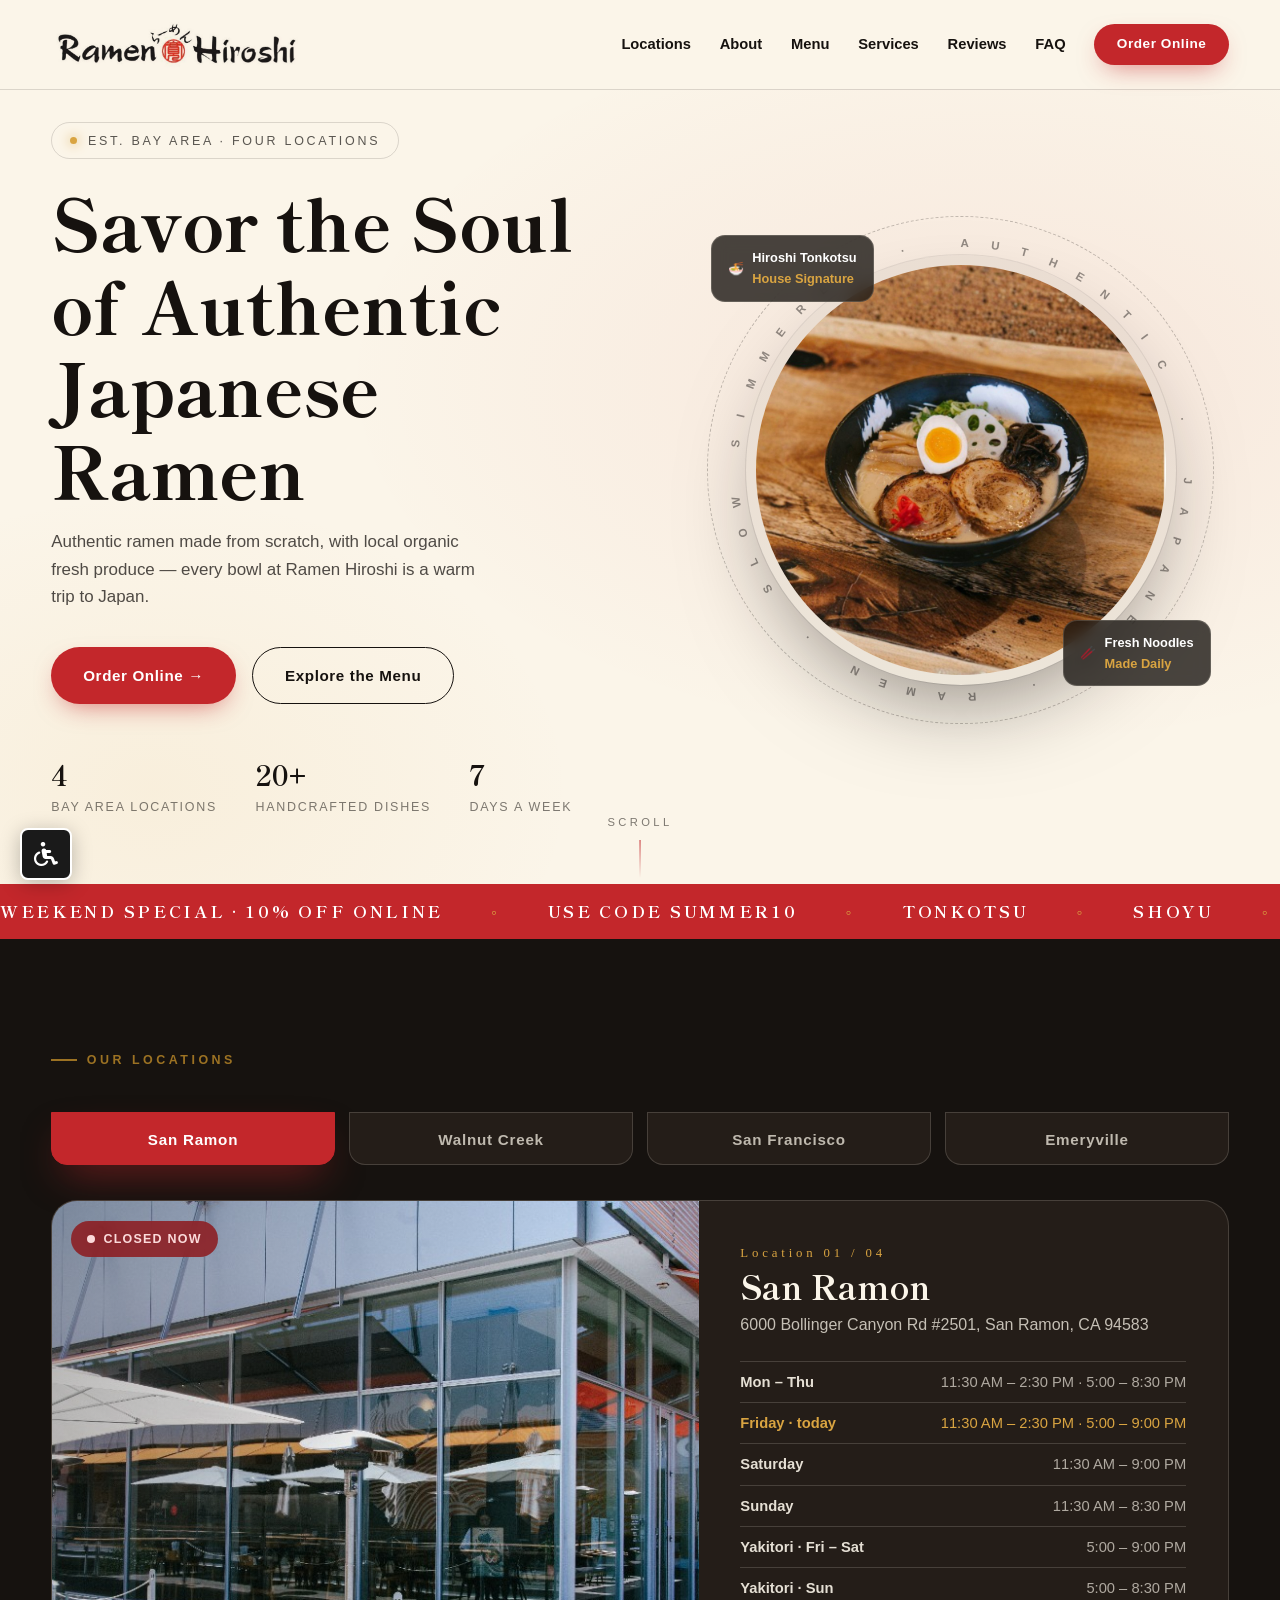
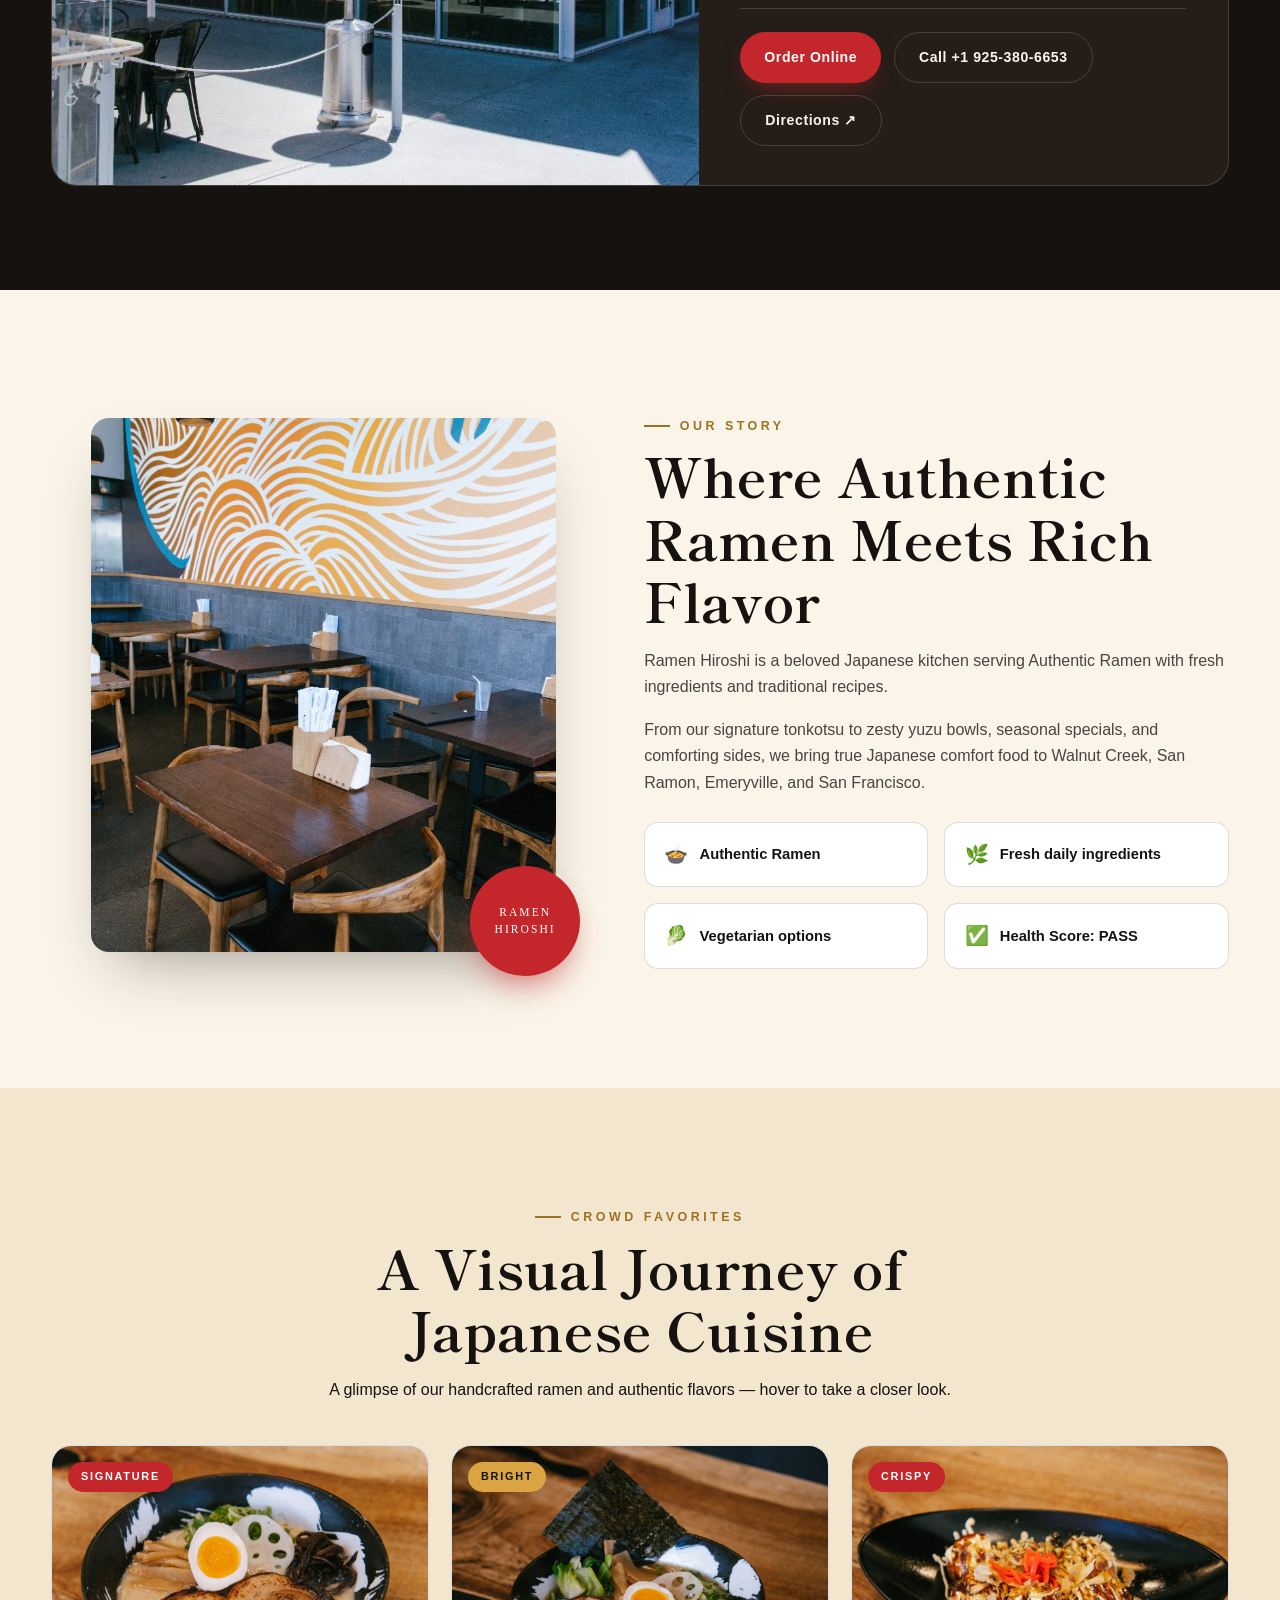
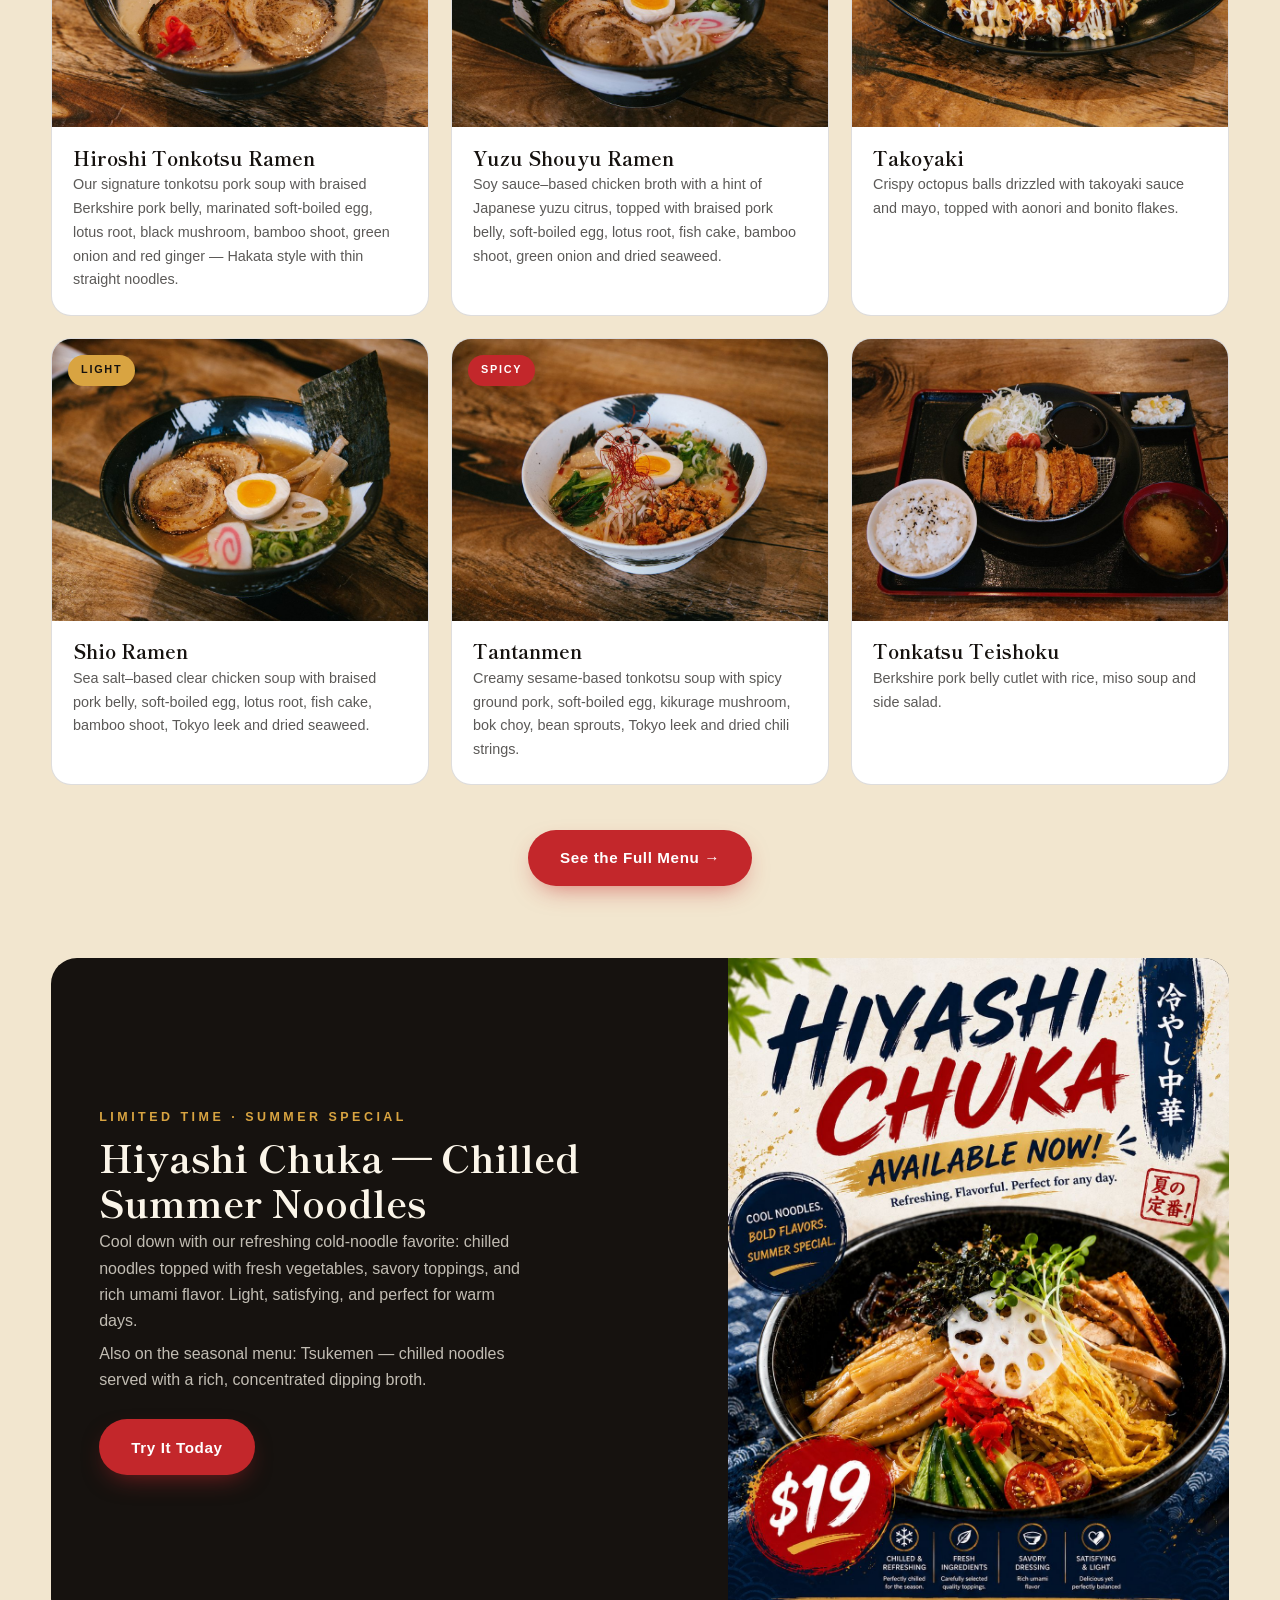
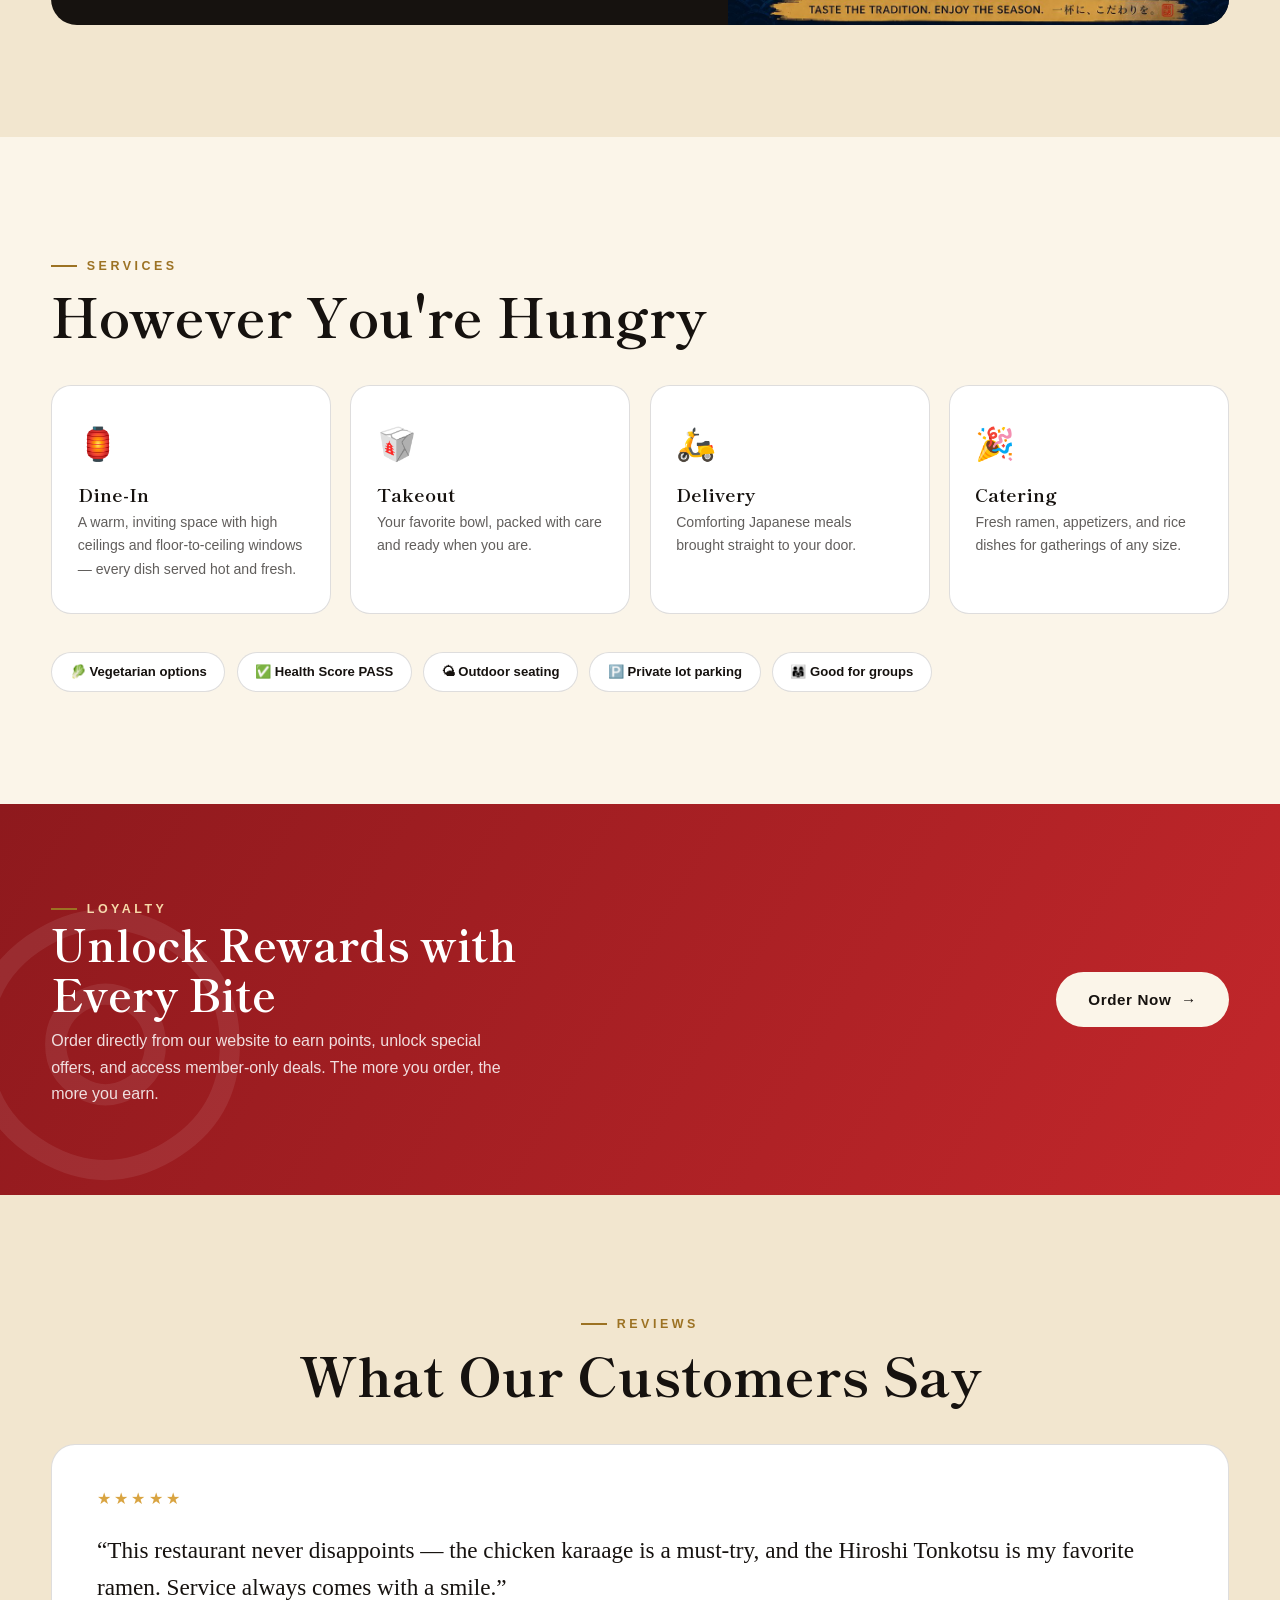
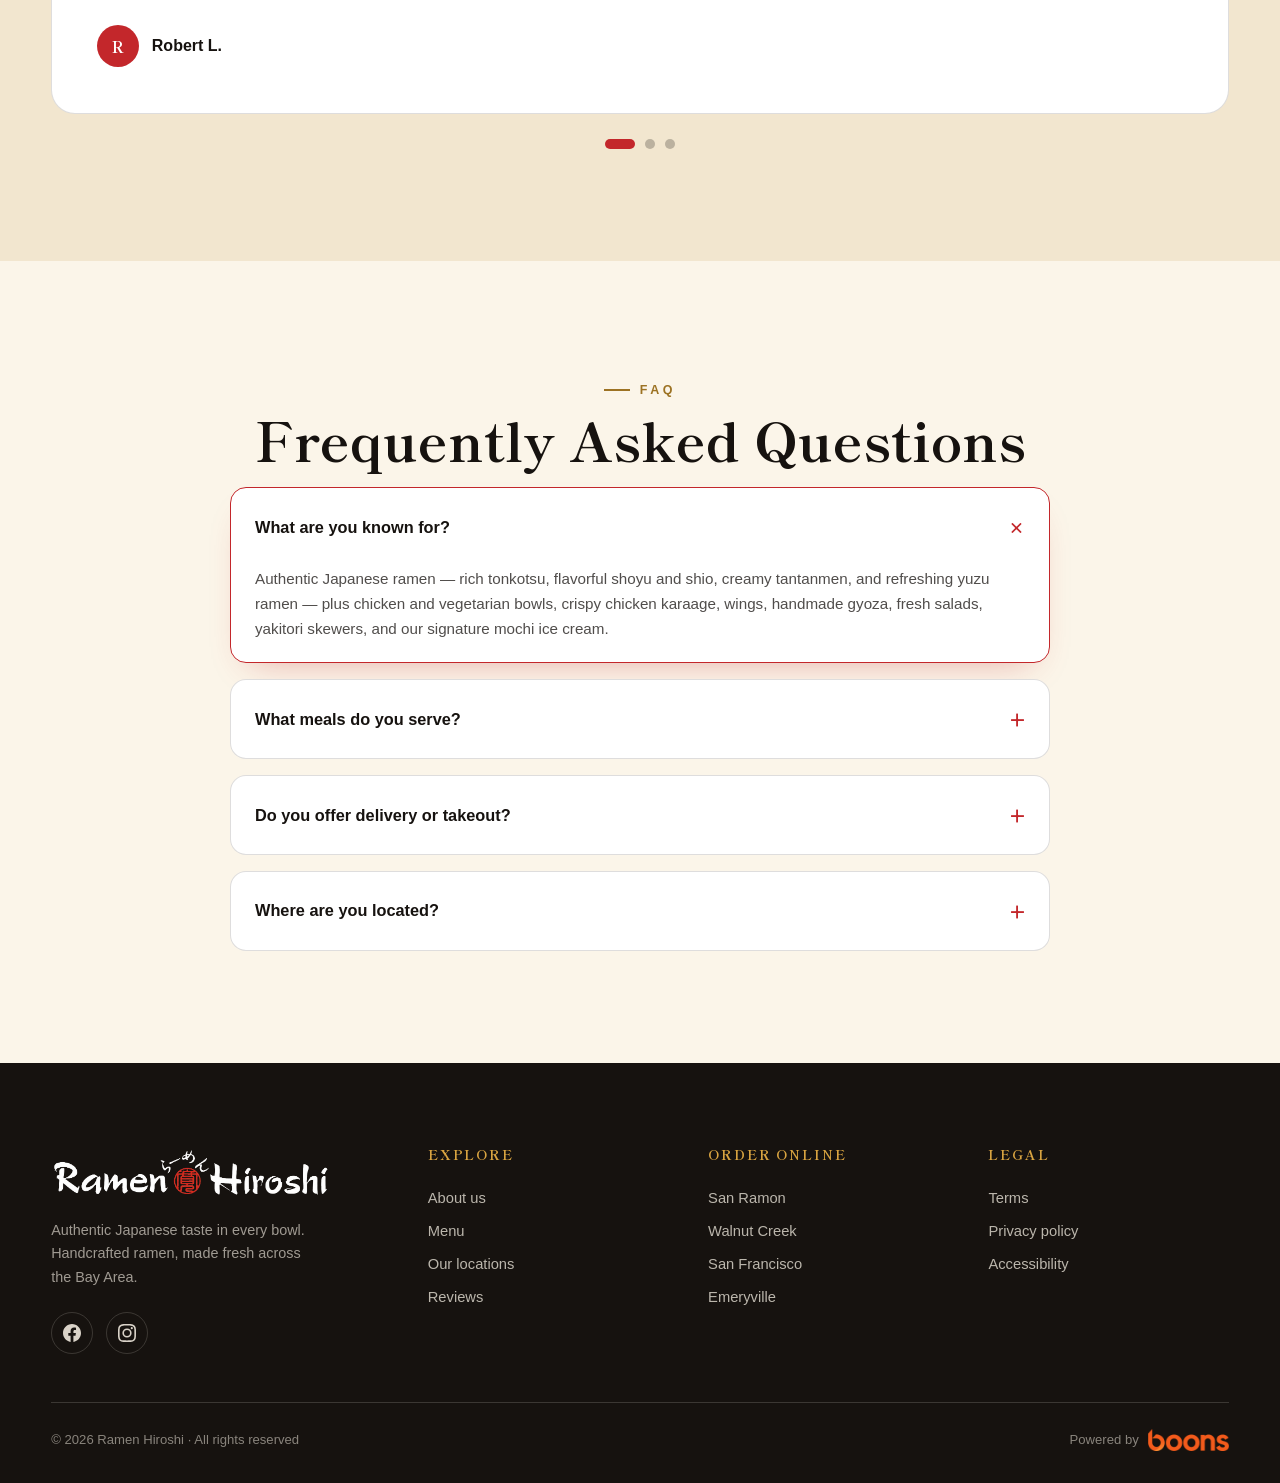
<file: index.html>
<!DOCTYPE html>
<html lang="en">
<head>
<meta charset="UTF-8">
<meta name="viewport" content="width=device-width, initial-scale=1">
<title>Ramen Hiroshi | Authentic Japanese Ramen — San Ramon · Walnut Creek · San Francisco · Emeryville</title>
<meta name="description" content="Handcrafted Japanese ramen with rich slow-simmered broths, fresh noodles, and traditional recipes. Dine in or order online at our four Bay Area locations.">
<link rel="icon" href="assets/fav-icon.jpg">
<link rel="preconnect" href="https://fonts.googleapis.com">
<link rel="preconnect" href="https://fonts.gstatic.com" crossorigin>
<link href="https://fonts.googleapis.com/css2?family=Shippori+Mincho+B1:wght@400;600;700;800&family=Zen+Kaku+Gothic+New:wght@400;500;700;900&display=swap" rel="stylesheet">
<link rel="stylesheet" href="https://cdnjs.cloudflare.com/ajax/libs/font-awesome/6.5.1/css/all.min.css" crossorigin="anonymous">
<link rel="stylesheet" href="accessibility.css">
<link rel="stylesheet" href="flyer.css">
<style>
:root{
  --ink:#16120F;          /* lacquer black */
  --ink-2:#241D18;
  --paper:#FBF5E9;        /* rice paper */
  --broth:#F2E6CF;        /* tonkotsu cream */
  --red:#C3272B;          /* shu vermilion — brand red */
  --red-deep:#8E191D;
  --gold:#D9A441;
  --line:rgba(22,18,15,.14);
  --line-light:rgba(251,245,233,.16);
  --disp:'Shippori Mincho B1',serif;
  --body:'Zen Kaku Gothic New',sans-serif;
  --rad:18px;
  --ease:cubic-bezier(.22,1,.36,1);
}
*{margin:0;padding:0;box-sizing:border-box}
html{scroll-behavior:smooth;overflow-x:clip}
body{font-family:var(--body);background:var(--paper);color:var(--ink);line-height:1.65;overflow-x:clip}
img{max-width:100%;display:block}
a{color:inherit;text-decoration:none}
button{font-family:inherit;cursor:pointer;border:none;background:none;color:inherit}
h1,h2,h3,.disp{font-family:var(--disp);font-weight:700;line-height:1.15}
::selection{background:var(--ink);color:var(--paper)}

/* ---------- utilities ---------- */
.wrap{width:min(1180px,92%);margin:0 auto}
.eyebrow{display:inline-flex;align-items:center;gap:.6rem;font-size:.78rem;font-weight:700;letter-spacing:.28em;text-transform:uppercase;color:#9c7223}
.eyebrow::before{content:"";width:26px;height:2px;background:#9c7223}
.sec-title{font-size:clamp(2rem,4.4vw,3.4rem);margin:.5rem 0 1rem}
.btn{display:inline-flex;align-items:center;gap:.6rem;padding:.95rem 2rem;border-radius:999px;font-weight:700;font-size:.95rem;letter-spacing:.04em;transition:transform .35s var(--ease),box-shadow .35s var(--ease),background .3s}
.btn-red{background:var(--red);color:#fff;box-shadow:0 10px 26px -10px rgba(195,39,43,.65)}
.btn-red:hover{transform:translateY(-3px);background:var(--red-deep);box-shadow:0 16px 32px -10px rgba(195,39,43,.7)}
.btn-ghost{border:1.5px solid currentColor}
.btn-ghost:hover{background:var(--ink);color:var(--paper);transform:translateY(-3px)}
.reveal{opacity:0;transform:translateY(34px);transition:opacity .9s var(--ease),transform .9s var(--ease)}
.reveal.in{opacity:1;transform:none}
.d1{transition-delay:.08s}.d2{transition-delay:.16s}.d3{transition-delay:.24s}.d4{transition-delay:.32s}

/* ---------- nav ---------- */
nav{position:fixed;inset:0 0 auto 0;z-index:100;background:var(--paper);box-shadow:0 1px 0 var(--line);transition:box-shadow .4s,padding .4s}
nav .bar{display:flex;align-items:center;justify-content:space-between;padding:.9rem 0;position:relative;z-index:2}
.logo{display:flex;align-items:center;position:relative;z-index:2;background:var(--paper)}
.logo img{width:min(250px,42vw);height:60px;object-fit:contain;transition:transform .5s var(--ease);mix-blend-mode:multiply;-webkit-mix-blend-mode:multiply}
nav .logo img{mix-blend-mode:multiply;-webkit-mix-blend-mode:multiply}
.logo:hover img{transform:scale(1.03)}
#navLinks{display:flex;align-items:center;gap:1.8rem;font-weight:600;font-size:.92rem;color:#16120F}
#navLinks a{position:relative;padding:.3rem 0;color:#16120F;text-decoration:none}
#navLinks a::after{content:"";position:absolute;left:0;bottom:0;width:100%;height:2px;background:var(--red);transform:scaleX(0);transform-origin:right;transition:transform .35s var(--ease)}
#navLinks a:hover::after{transform:scaleX(1);transform-origin:left}
#navLinks .btn{padding:.6rem 1.4rem;font-size:.85rem}
#navLinks a.btn-red{color:#fff;-webkit-text-fill-color:#fff}
@media(min-width:993px){
  nav .bar{gap:1.5rem}
  nav .logo{flex-shrink:0}
  #navLinks{
    position:static;inset:auto;width:auto;height:auto;min-height:0;
    display:flex !important;flex:1;justify-content:flex-end;align-items:center;
    gap:1.8rem;padding:0;margin:0;background:transparent;z-index:1;
    pointer-events:auto;opacity:1;visibility:visible;transform:none;
  }
}
.burger{display:none;flex-direction:column;gap:5px;padding:.5rem;z-index:110}
.burger span{width:26px;height:2.5px;background:var(--ink);border-radius:2px;transition:.35s var(--ease)}
nav.open .burger span:nth-child(1){transform:translateY(7.5px) rotate(45deg)}
nav.open .burger span:nth-child(2){opacity:0}
nav.open .burger span:nth-child(3){transform:translateY(-7.5px) rotate(-45deg)}

/* ---------- hero ---------- */
.hero{position:relative;min-height:100svh;background:var(--paper);color:var(--ink);display:flex;align-items:center;overflow:hidden}
.hero::before{content:"";position:absolute;inset:0;background:radial-gradient(1100px 620px at 78% 42%,rgba(195,39,43,.07),transparent 60%),radial-gradient(700px 500px at 12% 88%,rgba(217,164,65,.08),transparent 60%)}
.hero .wrap{position:relative;z-index:2;display:grid;grid-template-columns:1.05fr .95fr;gap:3rem;align-items:center;padding:7.5rem 0 5rem}
.hero-tag{display:inline-flex;align-items:center;gap:.7rem;border:1px solid var(--line);border-radius:999px;padding:.45rem 1.1rem;font-size:.78rem;letter-spacing:.22em;text-transform:uppercase;color:rgba(22,18,15,.7)}
.hero-tag i{width:7px;height:7px;border-radius:50%;background:var(--gold);box-shadow:0 0 12px var(--gold);animation:pulse 2s infinite}
@keyframes pulse{50%{transform:scale(1.5);opacity:.6}}
.hero h1{font-size:clamp(2.7rem,5.6vw,4.6rem);font-weight:800;margin:1.3rem 0 1.1rem}
.hero p{max-width:46ch;color:rgba(22,18,15,.75);font-size:1.06rem}
.hero-ctas{display:flex;gap:1rem;margin-top:2.2rem;flex-wrap:wrap}
.hero-stats{display:flex;gap:2.4rem;margin-top:3rem;flex-wrap:wrap}
.hero-stats div b{font-family:var(--disp);font-size:1.7rem;color:var(--ink)}
.hero-stats div span{display:block;font-size:.78rem;letter-spacing:.14em;text-transform:uppercase;color:rgba(22,18,15,.55)}

/* bowl + steam */
.bowl-stage{position:relative;display:grid;place-items:center;width:100%;max-width:min(500px,92vw);margin:0 auto;padding:1.25rem 0;overflow:visible}
.bowl-visual{position:relative;display:grid;place-items:center;width:min(430px,80vw);aspect-ratio:1;overflow:visible;margin:0 auto}
.bowl-ring{position:absolute;left:50%;top:50%;width:118%;aspect-ratio:1;margin-left:-59%;margin-top:-59%;border-radius:50%;border:1px dashed rgba(22,18,15,.25);animation:spin 40s linear infinite;z-index:1;pointer-events:none}
@keyframes spin{to{transform:rotate(360deg)}}
.orbit-txt{position:absolute;left:50%;top:50%;width:118%;aspect-ratio:1;margin-left:-59%;margin-top:-59%;animation:spin 46s linear infinite reverse;pointer-events:none;z-index:2}
.orbit-txt span{position:absolute;left:50%;top:50%;font-size:.72rem;font-weight:700;letter-spacing:.3em;text-transform:uppercase;color:rgba(22,18,15,.45);transform-origin:0 0}
.bowl{position:relative;z-index:3;width:100%;aspect-ratio:1;border-radius:50%;object-fit:cover;border:10px solid rgba(22,18,15,.06);box-shadow:0 40px 90px -30px rgba(22,18,15,.5),0 0 0 1px rgba(22,18,15,.08);animation:float 6s ease-in-out infinite}
@keyframes float{50%{transform:translateY(-14px)}}
.steam{position:absolute;bottom:78%;left:50%;pointer-events:none;z-index:3}
.steam i{position:absolute;bottom:0;width:9px;height:9px;border-radius:50%;background:rgba(22,18,15,.25);filter:blur(6px);opacity:0;animation:rise 4.2s ease-in infinite}
@keyframes rise{0%{opacity:0;transform:translate(0,0) scale(.6)}15%{opacity:.85}100%{opacity:0;transform:translate(var(--dx,0),-190px) scale(2.6)}}
.chip{position:absolute;background:rgba(22,18,15,.78);backdrop-filter:blur(8px);border:1px solid var(--line-light);border-radius:14px;padding:.7rem 1rem;font-size:.8rem;font-weight:700;color:#fff;display:flex;align-items:center;gap:.55rem;animation:float 7s ease-in-out infinite;z-index:5;white-space:nowrap}
.chip b{color:var(--gold)}
.chip.c1{top:0;left:0;animation-delay:.8s}
.chip.c2{bottom:4%;right:0;animation-delay:1.6s}
.scroll-cue{position:absolute;bottom:1.4rem;left:50%;transform:translateX(-50%);z-index:5;font-size:.7rem;letter-spacing:.3em;text-transform:uppercase;color:rgba(22,18,15,.55);display:flex;flex-direction:column;align-items:center;gap:.5rem}
.scroll-cue::after{content:"";width:1px;height:38px;background:linear-gradient(var(--red),transparent);animation:drip 1.8s infinite}
@keyframes drip{from{transform:scaleY(0);transform-origin:top}to{transform:scaleY(1);transform-origin:top}}

/* ---------- ticker ---------- */
.ticker-wrap{overflow:hidden;margin:-1rem 0}
.ticker{background:var(--red);color:#fff;overflow:hidden;padding:.85rem 0;position:relative;z-index:5;box-shadow:0 12px 30px -12px rgba(195,39,43,.6)}
.ticker-track{display:flex;gap:3rem;width:max-content;animation:slide 26s linear infinite;font-family:var(--disp);font-weight:700;font-size:1.05rem;letter-spacing:.16em;text-transform:uppercase;white-space:nowrap}
.ticker:hover .ticker-track{animation-play-state:paused}
@keyframes slide{to{transform:translateX(-50%)}}
.ticker-track span::after{content:"◦";margin-left:3rem;color:var(--gold)}

/* ---------- locations (signature) ---------- */
.loc-sec{background:var(--ink);color:var(--paper);padding:7.5rem 0 6.5rem;position:relative;overflow:hidden}
.loc-head{display:flex;justify-content:space-between;align-items:flex-end;gap:2rem;flex-wrap:wrap;margin-bottom:2.6rem}
.noren{display:grid;grid-template-columns:repeat(4,1fr);gap:.9rem;margin-bottom:2.2rem}
.noren button{position:relative;padding:1.15rem .6rem 1rem;background:var(--ink-2);border:1px solid var(--line-light);border-radius:0 0 16px 16px;color:rgba(251,245,233,.72);font-weight:700;font-size:.95rem;letter-spacing:.05em;transition:.35s var(--ease);transform-origin:top center;overflow:hidden}
.noren button small{display:block;font-family:var(--disp);font-size:.72rem;letter-spacing:.4em;color:var(--gold);margin-bottom:.2rem}
.noren button::before{content:"";position:absolute;inset:0 0 auto 0;height:4px;background:var(--red);opacity:0;transition:.3s}
.noren button:hover{transform:rotate(1.6deg);color:var(--paper)}
.noren button.on{background:var(--red);color:#fff;border-color:var(--red);box-shadow:0 18px 40px -14px rgba(195,39,43,.65)}
.noren button.on small{color:#F6D8A8}
.loc-panel{display:grid;grid-template-columns:1.1fr .9fr;gap:0;border:1px solid var(--line-light);border-radius:26px;overflow:hidden;background:var(--ink-2)}
.loc-photo{position:relative;min-height:440px;overflow:hidden}
.loc-photo img{position:absolute;inset:0;width:100%;height:100%;object-fit:cover;transform:scale(1.06);transition:opacity .6s,transform 8s var(--ease)}
.loc-panel.show .loc-photo img{transform:scale(1.14)}
.loc-photo::after{content:"";position:absolute;inset:0;background:linear-gradient(120deg,rgba(22,18,15,.35),transparent 55%)}
.loc-badge{position:absolute;top:1.2rem;left:1.2rem;z-index:2;display:inline-flex;align-items:center;gap:.5rem;padding:.5rem 1rem;border-radius:999px;font-size:.78rem;font-weight:900;letter-spacing:.1em;text-transform:uppercase;backdrop-filter:blur(8px)}
.loc-badge.open{background:rgba(34,120,63,.85);color:#DFF7E6}
.loc-badge.closed{background:rgba(142,25,29,.85);color:#FBDADA}
.loc-badge i{width:8px;height:8px;border-radius:50%;background:currentColor;animation:pulse 1.8s infinite}
.loc-info{padding:2.6rem 2.6rem 2.4rem;display:flex;flex-direction:column}
.loc-info h3{font-size:clamp(1.7rem,2.6vw,2.3rem);margin:.2rem 0 .4rem}
.loc-info .addr{color:rgba(251,245,233,.75)}
.loc-info .num{font-family:var(--disp);color:var(--gold);letter-spacing:.3em;font-size:.8rem}
.hours{margin:1.4rem 0;border-top:1px solid var(--line-light);font-size:.92rem}
.hours div{display:flex;justify-content:space-between;gap:1rem;padding:.5rem 0;border-bottom:1px solid var(--line-light)}
.hours b{color:rgba(251,245,233,.9);font-weight:700}
.hours span{color:rgba(251,245,233,.65);text-align:right}
.hours div.today{color:var(--gold)}
.hours div.today b,.hours div.today span{color:var(--gold)}
.loc-ctas{display:flex;gap:.8rem;flex-wrap:wrap;margin-top:auto}
.loc-ctas .btn{padding:.8rem 1.5rem;font-size:.88rem}
.btn-line{border:1.5px solid var(--line-light);color:var(--paper)}
.btn-line:hover{background:var(--paper);color:var(--ink);transform:translateY(-3px)}
.loc-fade{animation:locIn .55s var(--ease)}
@keyframes locIn{from{opacity:0;transform:translateY(16px)}to{opacity:1;transform:none}}

/* ---------- about ---------- */
.about{padding:7rem 0}
.about .wrap{display:grid;grid-template-columns:.95fr 1.05fr;gap:4rem;align-items:center}
.about-img{position:relative;overflow:visible;padding:1rem 1.5rem 1.5rem 2.5rem}
.about-img img{border-radius:var(--rad);aspect-ratio:4/4.6;object-fit:cover;box-shadow:0 30px 60px -25px rgba(22,18,15,.4);width:100%}
.about-img .stamp{position:absolute;right:0;bottom:0;z-index:2;width:110px;height:110px;border-radius:50%;background:var(--red);color:#fff;display:grid;place-items:center;font-family:var(--disp);text-align:center;font-size:.72rem;letter-spacing:.18em;line-height:1.5;box-shadow:0 16px 34px -12px rgba(195,39,43,.7);animation:spin 24s linear infinite}
.about p{color:rgba(22,18,15,.78);margin-bottom:1rem}
.about-feats{display:grid;grid-template-columns:1fr 1fr;gap:1rem;margin-top:1.6rem}
.about-feats div{border:1px solid var(--line);border-radius:14px;padding:1rem 1.2rem;font-weight:700;font-size:.92rem;display:flex;gap:.7rem;align-items:center;background:#fff;transition:.35s var(--ease)}
.about-feats div:hover{transform:translateY(-4px);border-color:var(--red);box-shadow:0 14px 30px -16px rgba(195,39,43,.4)}
.about-feats i{font-style:normal;font-size:1.2rem}

/* ---------- menu ---------- */
.menu{background:var(--broth);padding:7rem 0;position:relative}
.menu-grid{display:grid;grid-template-columns:repeat(3,1fr);gap:1.4rem;margin-top:2.6rem}
.dish{position:relative;background:#fff;border-radius:20px;overflow:hidden;border:1px solid var(--line);transition:transform .45s var(--ease),box-shadow .45s var(--ease)}
.dish:hover{transform:translateY(-8px) rotate(-.4deg);box-shadow:0 28px 50px -22px rgba(22,18,15,.45)}
.dish figure{overflow:hidden;aspect-ratio:4/3}
.dish img{width:100%;height:100%;object-fit:cover;transition:transform .8s var(--ease)}
.dish:hover img{transform:scale(1.09)}
.dish .body{padding:1.2rem 1.3rem 1.4rem}
.dish h3{font-size:1.2rem;margin-bottom:.3rem}
.dish p{font-size:.9rem;color:rgba(22,18,15,.7)}
.dish .tag{position:absolute;top:1rem;left:1rem;background:var(--red);color:#fff;font-size:.68rem;font-weight:900;letter-spacing:.16em;text-transform:uppercase;padding:.4rem .8rem;border-radius:999px}
.dish .tag.gold{background:var(--gold);color:var(--ink)}
.menu-cta{text-align:center;margin-top:2.8rem}

/* summer special */
.special{margin-top:4.5rem;background:var(--ink);color:var(--paper);border-radius:26px;display:grid;grid-template-columns:1.15fr .85fr;overflow:hidden;position:relative}
.special .txt{padding:3rem;display:flex;flex-direction:column;justify-content:center;gap:.4rem}
.special h3{font-size:clamp(1.6rem,3vw,2.4rem)}
.special p{color:rgba(251,245,233,.75);max-width:48ch}
.special img{width:100%;height:100%;object-fit:cover;min-height:300px}
.special .lim{color:var(--gold);font-size:.78rem;letter-spacing:.28em;text-transform:uppercase;font-weight:700}

/* ---------- services ---------- */
.services{padding:7rem 0}
.serv-grid{display:grid;grid-template-columns:repeat(4,1fr);gap:1.2rem;margin-top:2.4rem}
.serv{border:1px solid var(--line);border-radius:20px;padding:2rem 1.6rem;background:#fff;transition:.4s var(--ease);position:relative;overflow:hidden}
.serv::after{content:"";position:absolute;inset:auto 0 0 0;height:4px;background:var(--red);transform:scaleX(0);transition:.4s var(--ease)}
.serv:hover{transform:translateY(-6px);box-shadow:0 22px 44px -20px rgba(22,18,15,.4)}
.serv:hover::after{transform:scaleX(1)}
.serv i{font-style:normal;font-size:2rem;display:block;margin-bottom:.8rem}
.serv h3{font-size:1.15rem;margin-bottom:.4rem}
.serv p{font-size:.88rem;color:rgba(22,18,15,.68)}
.amen{display:flex;flex-wrap:wrap;gap:.7rem;margin-top:2.4rem}
.amen span{border:1px solid var(--line);border-radius:999px;padding:.5rem 1.1rem;font-size:.82rem;font-weight:700;background:#fff;transition:.3s}
.amen span:hover{background:var(--ink);color:var(--paper)}

/* ---------- rewards ---------- */
.rewards{background:linear-gradient(120deg,var(--red-deep),var(--red));color:#fff;padding:5.5rem 0;position:relative;overflow:hidden}
.rewards::before{content:"◎";position:absolute;left:-3rem;top:-5rem;font-size:22rem;opacity:.08}
.rewards .wrap{display:flex;justify-content:space-between;align-items:center;gap:2.5rem;flex-wrap:wrap}
.rewards h2{font-size:clamp(1.8rem,3.4vw,2.7rem);max-width:22ch}
.rewards p{max-width:52ch;color:rgba(255,255,255,.85);margin-top:.6rem}
.rewards .btn{background:var(--paper);color:var(--ink)}
.rewards .btn:hover{transform:translateY(-3px);background:#fff}

/* ---------- reviews ---------- */
.reviews{padding:7rem 0;background:var(--broth)}
.rev-stage{position:relative;margin-top:2.4rem;min-height:270px}
.rev{position:absolute;inset:0;opacity:0;transform:translateY(18px);transition:.7s var(--ease);background:#fff;border:1px solid var(--line);border-radius:24px;padding:2.6rem 2.8rem;display:flex;flex-direction:column;gap:1.2rem;pointer-events:none}
.rev.on{opacity:1;transform:none;pointer-events:auto}
.rev q{font-family:var(--disp);font-size:clamp(1.1rem,2vw,1.45rem);line-height:1.6;quotes:"\201C" "\201D"}
.rev .who{display:flex;align-items:center;gap:.8rem;font-weight:700}
.rev .who i{font-style:normal;width:42px;height:42px;border-radius:50%;background:var(--red);color:#fff;display:grid;place-items:center;font-family:var(--disp)}
.rev .stars{color:var(--gold);letter-spacing:.2em}
.rev-dots{display:flex;gap:.6rem;justify-content:center;margin-top:1.6rem}
.rev-dots button{width:10px;height:10px;border-radius:99px;background:rgba(22,18,15,.25);transition:.35s var(--ease)}
.rev-dots button.on{width:30px;background:var(--red)}

/* ---------- faq ---------- */
.faq{padding:7rem 0}
.faq .wrap{max-width:820px}
.qa{border:1px solid var(--line);border-radius:16px;margin-top:1rem;background:#fff;overflow:hidden;transition:.3s}
.qa summary{list-style:none;display:flex;justify-content:space-between;align-items:center;gap:1rem;padding:1.2rem 1.5rem;font-weight:700;cursor:pointer;font-size:1.02rem}
.qa summary::-webkit-details-marker{display:none}
.qa summary::after{content:"+";font-family:var(--disp);font-size:1.5rem;color:var(--red);transition:.3s var(--ease)}
.qa[open]{border-color:var(--red);box-shadow:0 16px 34px -20px rgba(195,39,43,.4)}
.qa[open] summary::after{transform:rotate(45deg)}
.qa p{padding:0 1.5rem 1.3rem;color:rgba(22,18,15,.75);font-size:.95rem}

/* ---------- footer ---------- */
footer{background:var(--ink);color:var(--paper);padding:5rem 0 2rem;position:relative;overflow:hidden}
.foot-grid{display:grid;grid-template-columns:1.4fr 1fr 1fr 1fr;gap:2.5rem;padding-bottom:3rem;border-bottom:1px solid var(--line-light)}
.foot-grid h4{font-family:var(--disp);letter-spacing:.14em;text-transform:uppercase;font-size:.85rem;color:var(--gold);margin-bottom:1rem}
.foot-grid a{display:block;padding:.28rem 0;color:rgba(251,245,233,.72);font-size:.92rem;transition:.25s}
.foot-grid a:hover{color:var(--red)}
.foot-brand p{color:rgba(251,245,233,.6);font-size:.9rem;max-width:34ch;margin-top:1rem}
.foot-brand .logo{background:transparent;color:transparent}
.foot-brand .logo img{width:min(280px,55vw);height:auto;max-height:56px;object-fit:contain;mix-blend-mode:normal;-webkit-mix-blend-mode:normal}
.socials{display:flex;gap:.8rem;margin-top:1.4rem}
.socials a{width:42px;height:42px;border:1px solid var(--line-light);border-radius:50%;display:grid;place-items:center;color:rgba(251,245,233,.85);transition:.3s var(--ease)}
.socials a svg{width:18px;height:18px;fill:currentColor}
.socials a:hover{background:var(--red);border-color:var(--red);color:#fff;transform:translateY(-4px) rotate(-8deg)}
.foot-base{display:flex;justify-content:space-between;gap:1rem;flex-wrap:wrap;padding-top:1.6rem;font-size:.82rem;color:rgba(251,245,233,.5)}
.powered-by{display:inline-flex;align-items:center;gap:.55rem}
.powered-by a{display:inline-flex;align-items:center;transition:opacity .25s}
.powered-by a:hover{opacity:.85}
.powered-by img{height:22px;width:auto;display:block}

/* to top */
#toTop{position:fixed;right:1.4rem;bottom:1.4rem;width:52px;height:52px;border-radius:50%;background:var(--red);color:#fff;font-size:1.2rem;box-shadow:0 14px 30px -10px rgba(195,39,43,.7);opacity:0;pointer-events:none;transform:translateY(14px);transition:.4s var(--ease);z-index:90}
#toTop.show{opacity:1;pointer-events:auto;transform:none}
#toTop:hover{transform:translateY(-4px)}

/* ---------- responsive ---------- */
@media(max-width:992px){
  nav.open{z-index:100000;background:var(--paper)}
  nav .bar{position:relative;z-index:100002;pointer-events:auto;background:var(--paper)}
  nav .logo{display:flex;flex-shrink:0;background:var(--paper)}
  nav .logo img{width:min(250px,42vw);height:60px;object-fit:contain;mix-blend-mode:multiply;-webkit-mix-blend-mode:multiply}
  .burger{display:flex;position:relative;z-index:100003;flex-shrink:0}
  body.nav-open{overflow:hidden}
  #navLinks{
    display:none !important;
    position:fixed;top:0;left:0;width:100vw;height:100vh;height:100dvh;
    z-index:99999;flex-direction:column;justify-content:center;align-items:center;
    gap:1.25rem;padding:5rem 1.5rem 2rem;box-sizing:border-box;
    background:#FBF5E9;margin:0;
  }
  body.nav-open #navLinks{display:flex !important}
  body.nav-open #navLinks a{
    color:#16120F !important;-webkit-text-fill-color:#16120F !important;
    font-size:1.25rem !important;font-weight:600 !important;line-height:1.5 !important;
    opacity:1 !important;visibility:visible !important;position:relative;z-index:1;
  }
  body.nav-open #navLinks a.btn-red{color:#fff !important;-webkit-text-fill-color:#fff !important}
}
@media(max-width:980px){
  .hero .wrap{grid-template-columns:1fr;text-align:center;padding-top:7rem}
  .hero p{margin:0 auto}
  .hero-ctas,.hero-stats{justify-content:center}
  .bowl-stage{margin-top:1.5rem}
  .loc-panel{grid-template-columns:1fr}
  .loc-photo{min-height:300px}
  .about .wrap{grid-template-columns:1fr;gap:3rem}
  .menu-grid{grid-template-columns:1fr 1fr}
  .serv-grid{grid-template-columns:1fr 1fr}
  .special{grid-template-columns:1fr}
  .foot-grid{grid-template-columns:1fr 1fr}
}
@media(max-width:760px){
  .noren{grid-template-columns:1fr 1fr}
  .menu-grid{grid-template-columns:1fr}
  .chip{display:none}
  .about-img{padding:1rem .6rem 1.5rem 1rem}
  .about-img .stamp{right:.6rem;bottom:.6rem}
  .loc-info{padding:1.8rem 1.4rem}
  .rev{padding:1.8rem 1.4rem}
  .rev-stage{min-height:360px}
}
@media(prefers-reduced-motion:reduce){
  *,*::before,*::after{animation-duration:.01ms!important;animation-iteration-count:1!important;transition-duration:.01ms!important;scroll-behavior:auto!important}
}
</style>
</head>
<body>

<div id="promoFlyer" role="dialog" aria-modal="true" aria-label="Weekend special: 10% off online orders with code SUMMER10">
  <div class="promo-card">
    <button type="button" class="promo-close" aria-label="Close flyer">&times;</button>
    <a class="promo-link" href="#locations">
      <img src="assets/weekend-special-flyer.jpg" width="824" height="1024" alt="Weekend special: get 10% off your online food order. Use code SUMMER10. Valid till 23 August 2026.">
    </a>
  </div>
</div>

<!-- ========== NAV ========== -->
<nav id="nav">
  <div class="wrap bar">
    <a class="logo" href="#top">
      <img src="assets/logo.jpg" alt="Ramen Hiroshi logo">
    </a>
    <div class="nav-links" id="navLinks" aria-label="Main navigation" aria-hidden="true">
      <a href="#locations">Locations</a>
      <a href="#about">About</a>
      <a href="#menu">Menu</a>
      <a href="#services">Services</a>
      <a href="#reviews">Reviews</a>
      <a href="#faq">FAQ</a>
      <a class="btn btn-red" href="#locations">Order Online</a>
    </div>
    <button class="burger" id="burger" aria-label="Toggle menu" aria-expanded="false" aria-controls="navLinks"><span></span><span></span><span></span></button>
  </div>
</nav>

<!-- ========== HERO ========== -->
<header class="hero" id="top">
  <div class="wrap">
    <div>
      <span class="hero-tag"><i></i> Est. Bay Area · Four Locations</span>
      <h1>Savor the Soul of Authentic Japanese Ramen</h1>
      <p>Authentic ramen made from scratch, with local organic fresh produce — every bowl at Ramen Hiroshi is a warm trip to Japan.</p>
      <div class="hero-ctas">
        <a class="btn btn-red" href="#locations">Order Online →</a>
        <a class="btn btn-ghost" href="#menu">Explore the Menu</a>
      </div>
      <div class="hero-stats">
        <div><b>4</b><span>Bay Area locations</span></div>
        <div><b>20+</b><span>Handcrafted dishes</span></div>
        <div><b>7</b><span>Days a week</span></div>
      </div>
    </div>
    <div class="bowl-stage reveal in">
      <div class="bowl-visual">
        <div class="bowl-ring"></div>
        <div class="orbit-txt" id="orbit"></div>
        <div class="steam" id="steam"></div>
        <img class="bowl" src="assets/hero-bowl.jpg" alt="Hiroshi Tonkotsu Ramen with chashu, soft-boiled egg, lotus root and wood ear mushrooms">
      </div>
      <div class="chip c1">🍜 <div>Hiroshi Tonkotsu<br><b>House Signature</b></div></div>
      <div class="chip c2">🥢 <div>Fresh Noodles<br><b>Made Daily</b></div></div>
    </div>
  </div>
  <div class="scroll-cue">Scroll</div>
</header>

<!-- ========== TICKER ========== -->
<div class="ticker-wrap" aria-hidden="true">
  <div class="ticker">
    <div class="ticker-track" id="ticker">
      <span>Weekend Special · 10% Off Online</span><span>Use Code SUMMER10</span><span>Tonkotsu</span><span>Shoyu</span><span>Shio</span><span>Tantanmen</span><span>Yuzu Ramen</span><span>Chicken Karaage</span><span>Gyoza</span><span>Yakitori</span><span>Takoyaki</span><span>Mochi Ice Cream</span>
    </div>
  </div>
</div>

<!-- ========== LOCATIONS ========== -->
<section class="loc-sec" id="locations">
  <div class="wrap">
    <div class="loc-head reveal">
      <div>
        <span class="eyebrow">Our Locations</span>
      </div>
    </div>

    <div class="noren reveal d1" id="norenTabs" role="tablist"></div>

    <div class="loc-panel reveal d2" id="locPanel">
      <div class="loc-photo">
        <span class="loc-badge" id="locBadge"><i></i><span id="locBadgeTxt">—</span></span>
        <img id="locImg" src="" alt="">
      </div>
      <div class="loc-info" id="locInfo"></div>
    </div>
  </div>
</section>

<!-- ========== ABOUT ========== -->
<section class="about" id="about">
  <div class="wrap">
    <div class="about-img reveal">
      <img src="assets/about-interior.jpg" alt="Ramen Hiroshi dining room with wooden tables and a vibrant noodle-inspired wall mural">
      <div class="stamp">RAMEN<br>HIROSHI</div>
    </div>
    <div class="reveal d1">
      <span class="eyebrow">Our Story</span>
      <h2 class="sec-title">Where Authentic Ramen Meets Rich Flavor</h2>
      <p>Ramen Hiroshi is a beloved Japanese kitchen serving Authentic Ramen with fresh ingredients and traditional recipes.</p>
      <p>From our signature tonkotsu to zesty yuzu bowls, seasonal specials, and comforting sides, we bring true Japanese comfort food to Walnut Creek, San Ramon, Emeryville, and San Francisco.</p>
      <div class="about-feats">
        <div><i>🍲</i> Authentic Ramen</div>
        <div><i>🌿</i> Fresh daily ingredients</div>
        <div><i>🥬</i> Vegetarian options</div>
        <div><i>✅</i> Health Score: PASS</div>
      </div>
    </div>
  </div>
</section>

<!-- ========== MENU ========== -->
<section class="menu" id="menu">
  <div class="wrap">
    <div class="reveal" style="text-align:center;max-width:640px;margin:0 auto">
      <span class="eyebrow" style="justify-content:center">Crowd Favorites</span>
      <h2 class="sec-title">A Visual Journey of Japanese Cuisine</h2>
      <p>A glimpse of our handcrafted ramen and authentic flavors — hover to take a closer look.</p>
    </div>
    <div class="menu-grid">
      <article class="dish reveal"><span class="tag">Signature</span><figure><img src="assets/hiroshi-tonkotsu-ramen.jpg" alt="Hiroshi Tonkotsu Ramen"></figure><div class="body"><h3>Hiroshi Tonkotsu Ramen</h3><p>Our signature tonkotsu pork soup with braised Berkshire pork belly, marinated soft-boiled egg, lotus root, black mushroom, bamboo shoot, green onion and red ginger — Hakata style with thin straight noodles.</p></div></article>
      <article class="dish reveal d1"><span class="tag gold">Bright</span><figure><img src="assets/yuzu-shoyu-ramen.jpg" alt="Yuzu Shoyu Ramen"></figure><div class="body"><h3>Yuzu Shouyu Ramen</h3><p>Soy sauce–based chicken broth with a hint of Japanese yuzu citrus, topped with braised pork belly, soft-boiled egg, lotus root, fish cake, bamboo shoot, green onion and dried seaweed.</p></div></article>
      <article class="dish reveal d2"><span class="tag">Crispy</span><figure><img src="assets/takoyaki.jpg" alt="Takoyaki topped with sauce and bonito flakes"></figure><div class="body"><h3>Takoyaki</h3><p>Crispy octopus balls drizzled with takoyaki sauce and mayo, topped with aonori and bonito flakes.</p></div></article>
      <article class="dish reveal d3"><span class="tag gold">Light</span><figure><img src="assets/shio-ramen.jpg" alt="Shio Ramen"></figure><div class="body"><h3>Shio Ramen</h3><p>Sea salt–based clear chicken soup with braised pork belly, soft-boiled egg, lotus root, fish cake, bamboo shoot, Tokyo leek and dried seaweed.</p></div></article>
      <article class="dish reveal d4"><span class="tag">Spicy</span><figure><img src="assets/tantanmen.jpg" alt="Tantanmen"></figure><div class="body"><h3>Tantanmen</h3><p>Creamy sesame-based tonkotsu soup with spicy ground pork, soft-boiled egg, kikurage mushroom, bok choy, bean sprouts, Tokyo leek and dried chili strings.</p></div></article>
      <article class="dish reveal"><figure><img src="assets/chicken-katsu-teishoku.jpg" alt="Tonkatsu Teishoku"></figure><div class="body"><h3>Tonkatsu Teishoku</h3><p>Berkshire pork belly cutlet with rice, miso soup and side salad.</p></div></article>
    </div>
    <div class="menu-cta reveal"><a class="btn btn-red" href="menu.html">See the Full Menu →</a></div>

    <div class="special reveal">
      <div class="txt">
        <span class="lim">Limited Time · Summer Special</span>
        <h3>Hiyashi Chuka — Chilled Summer Noodles</h3>
        <p>Cool down with our refreshing cold-noodle favorite: chilled noodles topped with fresh vegetables, savory toppings, and rich umami flavor. Light, satisfying, and perfect for warm days.</p>
        <p>Also on the seasonal menu: Tsukemen — chilled noodles served with a rich, concentrated dipping broth.</p>
        <div style="margin-top:1.2rem"><a class="btn btn-red" href="#locations">Try It Today</a></div>
      </div>
      <img src="assets/summer-special.jpeg" alt="Hiyashi Chuka summer special">
    </div>
  </div>
</section>

<!-- ========== SERVICES ========== -->
<section class="services" id="services">
  <div class="wrap">
    <div class="reveal">
      <span class="eyebrow">Services</span>
      <h2 class="sec-title">However You're Hungry</h2>
    </div>
    <div class="serv-grid">
      <div class="serv reveal"><i>🏮</i><h3>Dine-In</h3><p>A warm, inviting space with high ceilings and floor-to-ceiling windows — every dish served hot and fresh.</p></div>
      <div class="serv reveal d1"><i>🥡</i><h3>Takeout</h3><p>Your favorite bowl, packed with care and ready when you are.</p></div>
      <div class="serv reveal d2"><i>🛵</i><h3>Delivery</h3><p>Comforting Japanese meals brought straight to your door.</p></div>
      <div class="serv reveal d3"><i>🎉</i><h3>Catering</h3><p>Fresh ramen, appetizers, and rice dishes for gatherings of any size.</p></div>
    </div>
    <div class="amen reveal d2">
      <span>🥬 Vegetarian options</span><span>✅ Health Score PASS</span><span>🌤 Outdoor seating</span><span>🅿️ Private lot parking</span><span>👨‍👩‍👧 Good for groups</span>
    </div>
  </div>
</section>

<!-- ========== REWARDS ========== -->
<section class="rewards">
  <div class="wrap">
    <div class="reveal">
      <span class="eyebrow" style="color:#F6D8A8">Loyalty</span>
      <h2>Unlock Rewards with Every Bite</h2>
      <p>Order directly from our website to earn points, unlock special offers, and access member-only deals. The more you order, the more you earn.</p>
    </div>
    <a class="btn reveal d1" href="#locations">Order Now &nbsp;→</a>
  </div>
</section>

<!-- ========== REVIEWS ========== -->
<section class="reviews" id="reviews">
  <div class="wrap">
    <div class="reveal" style="text-align:center">
      <span class="eyebrow" style="justify-content:center">Reviews</span>
      <h2 class="sec-title">What Our Customers Say</h2>
    </div>
    <div class="rev-stage reveal d1" id="revStage">
      <div class="rev on">
        <span class="stars">★★★★★</span>
        <q>This restaurant never disappoints — the chicken karaage is a must-try, and the Hiroshi Tonkotsu is my favorite ramen. Service always comes with a smile.</q>
        <div class="who"><i>R</i> Robert L.</div>
      </div>
      <div class="rev">
        <span class="stars">★★★★★</span>
        <q>We were craving a light broth noodle soup, and Ramen Hiroshi delivered. The yuzu ramen had a light but flavorful broth with a wonderful little pepper kick. Super friendly service — we'd come back again.</q>
        <div class="who"><i>T</i> Thomson X.</div>
      </div>
      <div class="rev">
        <span class="stars">★★★★★</span>
        <q>So delicious! Fast service, a spacious room with tall ceilings and floor-to-ceiling windows, and a Hiroshi Tonkotsu that hit the spot.</q>
        <div class="who"><i>N</i> Noreen S.</div>
      </div>
    </div>
    <div class="rev-dots" id="revDots"></div>
  </div>
</section>

<!-- ========== FAQ ========== -->
<section class="faq" id="faq">
  <div class="wrap">
    <div class="reveal" style="text-align:center">
      <span class="eyebrow" style="justify-content:center">FAQ</span>
      <h2 class="sec-title">Frequently Asked Questions</h2>
    </div>
    <details class="qa reveal" open><summary>What are you known for?</summary><p>Authentic Japanese ramen — rich tonkotsu, flavorful shoyu and shio, creamy tantanmen, and refreshing yuzu ramen — plus chicken and vegetarian bowls, crispy chicken karaage, wings, handmade gyoza, fresh salads, yakitori skewers, and our signature mochi ice cream.</p></details>
    <details class="qa reveal d1"><summary>What meals do you serve?</summary><p>We serve lunch and dinner, seven days a week.</p></details>
    <details class="qa reveal d2"><summary>Do you offer delivery or takeout?</summary><p>Yes — both takeout and delivery are available, along with easy online ordering at every location.</p></details>
    <details class="qa reveal d3"><summary>Where are you located?</summary><p>You'll find us in San Ramon, Walnut Creek, San Francisco, and Emeryville — serving authentic Japanese ramen across the Bay Area.</p></details>
  </div>
</section>

<!-- ========== FOOTER ========== -->
<footer>
  <div class="wrap">
    <div class="foot-grid">
      <div class="foot-brand">
        <a class="logo" href="#top" style="color:transparent;background:transparent">
          <img src="assets/footer-logo.png" alt="Ramen Hiroshi logo">
        </a>
        <p>Authentic Japanese taste in every bowl. Handcrafted ramen, made fresh across the Bay Area.</p>
        <div class="socials">
          <a href="https://www.facebook.com/ramenhiroshi.sanramon" target="_blank" rel="noopener" aria-label="Facebook">
            <svg viewBox="0 0 24 24" aria-hidden="true"><path d="M24 12.073c0-6.627-5.373-12-12-12s-12 5.373-12 12c0 5.99 4.388 10.954 10.125 11.854v-8.385H7.078v-3.47h3.047V9.43c0-3.007 1.792-4.669 4.533-4.669 1.312 0 2.686.235 2.686.235v2.953H15.83c-1.491 0-1.956.925-1.956 1.874v2.25h3.328l-.532 3.47h-2.796v8.385C19.612 23.027 24 18.062 24 12.073z"/></svg>
          </a>
          <a href="https://www.instagram.com/ramenhiroshi.sf/" target="_blank" rel="noopener" aria-label="Instagram">
            <svg viewBox="0 0 24 24" aria-hidden="true"><path d="M12 2.163c3.204 0 3.584.012 4.85.07 3.252.148 4.771 1.691 4.919 4.919.058 1.265.069 1.645.069 4.849 0 3.205-.012 3.584-.069 4.849-.149 3.225-1.664 4.771-4.919 4.919-1.266.058-1.644.07-4.85.07-3.204 0-3.584-.012-4.849-.07-3.26-.149-4.771-1.699-4.919-4.92-.058-1.265-.07-1.644-.07-4.849 0-3.204.013-3.583.07-4.849.149-3.227 1.664-4.771 4.919-4.919 1.266-.057 1.645-.069 4.849-.069zM12 0C8.741 0 8.333.014 7.053.072 2.695.272.273 2.69.073 7.052.014 8.333 0 8.741 0 12c0 3.259.014 3.668.072 4.948.2 4.358 2.618 6.78 6.98 6.98C8.333 23.986 8.741 24 12 24c3.259 0 3.668-.014 4.948-.072 4.354-.2 6.782-2.618 6.979-6.98.059-1.28.073-1.689.073-4.948 0-3.259-.014-3.667-.072-4.947-.196-4.354-2.617-6.78-6.979-6.98C15.668.014 15.259 0 12 0zm0 5.838a6.162 6.162 0 100 12.324 6.162 6.162 0 000-12.324zM12 16a4 4 0 110-8 4 4 0 010 8zm6.406-11.845a1.44 1.44 0 100 2.881 1.44 1.44 0 000-2.881z"/></svg>
          </a>
        </div>
      </div>
      <div>
        <h4>Explore</h4>
        <a href="#about">About us</a>
        <a href="#menu">Menu</a>
        <a href="#locations">Our locations</a>
        <a href="#reviews">Reviews</a>
      </div>
      <div>
        <h4>Order Online</h4>
        <a href="https://order.boons.io/site/ramen-hiroshi-san-ramon/387/y" target="_blank" rel="noopener">San Ramon</a>
        <a href="https://order.boons.io/site/ramen-hiroshi-walnut-creek/388/y" target="_blank" rel="noopener">Walnut Creek</a>
        <a href="https://order.boons.io/site/ramen-hiroshi-san-francisco/389/y" target="_blank" rel="noopener">San Francisco</a>
        <a href="https://order.boons.io/site/ramen-hiroshi-emeryville/391/y" target="_blank" rel="noopener">Emeryville</a>
      </div>
      <div>
        <h4>Legal</h4>
        <a href="https://www.boons.io/terms-of-service" target="_blank" rel="noopener">Terms</a>
        <a href="https://www.boons.io/privacy-policy" target="_blank" rel="noopener">Privacy policy</a>
        <a href="https://www.boons.io/accessibility-statement" target="_blank" rel="noopener">Accessibility</a>
      </div>
    </div>
    <div class="foot-base">
      <span>© <span id="yr"></span> Ramen Hiroshi · All rights reserved</span>
      <span class="powered-by">Powered by <a href="https://www.boons.io/" target="_blank" rel="noopener" aria-label="boons"><img src="assets/boons-logo.png" alt="boons"></a></span>
    </div>
  </div>
</footer>

<button id="toTop" aria-label="Scroll to top">↑</button>

<script src="accessibility.js"></script>
<script src="flyer.js"></script>
<script>
/* ================= DATA ================= */
const LOCATIONS=[
 {id:"san-ramon",name:"San Ramon",addr:"6000 Bollinger Canyon Rd #2501, San Ramon, CA 94583",
  phone:"+1 925-380-6653",order:"https://order.boons.io/site/ramen-hiroshi-san-ramon/387/y",
  img:"assets/san-ramon.jpg",
  hours:{0:[["11:30","20:30"]],1:[["11:30","14:30"],["17:00","20:30"]],2:[["11:30","14:30"],["17:00","20:30"]],3:[["11:30","14:30"],["17:00","20:30"]],4:[["11:30","14:30"],["17:00","20:30"]],5:[["11:30","14:30"],["17:00","21:00"]],6:[["11:30","21:00"]]},
  display:[["Mon – Thu","11:30 AM – 2:30 PM · 5:00 – 8:30 PM"],["Friday","11:30 AM – 2:30 PM · 5:00 – 9:00 PM"],["Saturday","11:30 AM – 9:00 PM"],["Sunday","11:30 AM – 8:30 PM"],["Yakitori · Fri – Sat","5:00 – 9:00 PM"],["Yakitori · Sun","5:00 – 8:30 PM"]],
  daymap:{1:0,2:0,3:0,4:0,5:1,6:2,0:3}},
 {id:"walnut-creek",name:"Walnut Creek",addr:"1633 Bonanza St, Walnut Creek, CA 94596",
  phone:"+1 925-942-0664",order:"https://order.boons.io/site/ramen-hiroshi-walnut-creek/388/y",
  img:"assets/walnut-creek.jpeg",
  hours:{0:[["11:30","20:30"]],1:[["11:30","14:30"],["17:00","20:30"]],2:[["11:30","14:30"],["17:00","20:30"]],3:[["11:30","14:30"],["17:00","20:30"]],4:[["11:30","14:30"],["17:00","20:30"]],5:[["11:30","14:30"],["17:00","21:00"]],6:[["11:30","21:00"]]},
  display:[["Mon – Thu","11:30 AM – 2:30 PM · 5:00 – 8:30 PM"],["Friday","11:30 AM – 2:30 PM · 5:00 – 9:00 PM"],["Saturday","11:30 AM – 9:00 PM"],["Sunday","11:30 AM – 8:30 PM"]],
  daymap:{1:0,2:0,3:0,4:0,5:1,6:2,0:3}},
 {id:"san-francisco",name:"San Francisco",addr:"322 Kearny St, San Francisco, CA 94108",
  phone:"+1 415-997-0997",order:"https://order.boons.io/site/ramen-hiroshi-san-francisco/389/y",
  img:"assets/san-francisco.jpeg",
  hours:{0:[["11:30","14:30"],["15:30","19:00"]],1:[["11:00","20:00"]],2:[["11:00","20:00"]],3:[["11:00","20:00"]],4:[["11:00","21:00"]],5:[["11:00","21:00"]],6:[["11:30","21:00"]]},
  display:[["Mon – Wed","11:00 AM – 8:00 PM"],["Thu – Fri","11:00 AM – 9:00 PM"],["Saturday","11:30 AM – 9:00 PM"],["Sunday","11:30 AM – 2:30 PM · 3:30 – 7:00 PM"],["Yakitori · Thu – Sat","5:00 – 9:00 PM"]],
  daymap:{1:0,2:0,3:0,4:1,5:1,6:2,0:3}},
 {id:"emeryville",name:"Emeryville",addr:"5959 Shellmound St #10, Emeryville, CA 94608",
  phone:"+1 925-380-6653",order:"https://order.boons.io/site/ramen-hiroshi-emeryville/391/y",
  img:"assets/emeryville.jpeg",
  hours:{0:[["11:30","19:45"]],1:[["11:30","19:45"]],2:[["11:30","19:45"]],3:[["11:30","19:45"]],4:[["11:30","19:45"]],5:[["11:30","20:00"]],6:[["11:30","20:00"]]},
  display:[["Sun – Thu","11:30 AM – 7:45 PM"],["Fri – Sat","11:30 AM – 8:00 PM"]],
  daymap:{0:0,1:0,2:0,3:0,4:0,5:1,6:1}}
];

/* ================= LOCATIONS UI ================= */
const tabs=document.getElementById("norenTabs"),
      panel=document.getElementById("locPanel"),
      locImg=document.getElementById("locImg"),
      locInfo=document.getElementById("locInfo"),
      badge=document.getElementById("locBadge"),
      badgeTxt=document.getElementById("locBadgeTxt");

function caTime(){
  const p=new Intl.DateTimeFormat("en-US",{timeZone:"America/Los_Angeles",hour12:false,weekday:"short",hour:"2-digit",minute:"2-digit"}).formatToParts(new Date());
  const g=t=>p.find(x=>x.type===t).value;
  const days={Sun:0,Mon:1,Tue:2,Wed:3,Thu:4,Fri:5,Sat:6};
  return{day:days[g("weekday")],mins:(+g("hour")%24)*60+ +g("minute")};
}
const toMins=s=>{const[h,m]=s.split(":").map(Number);return h*60+m};
function isOpen(loc){
  const{day,mins}=caTime();
  return (loc.hours[day]||[]).some(([a,b])=>mins>=toMins(a)&&mins<toMins(b));
}
function mapsLink(a){return"https://www.google.com/maps/search/?api=1&query="+encodeURIComponent("Ramen Hiroshi "+a)}

LOCATIONS.forEach((l,i)=>{
  const b=document.createElement("button");
  b.setAttribute("role","tab");
  b.textContent=l.name;
  b.onclick=()=>select(i);
  tabs.appendChild(b);
});

let current=-1;
function select(i){
  if(i===current)return;current=i;
  const l=LOCATIONS[i];
  [...tabs.children].forEach((b,j)=>b.classList.toggle("on",j===i));
  locImg.src=l.img;locImg.alt="Ramen Hiroshi "+l.name;
  const open=isOpen(l),{day}=caTime(),todayRow=l.daymap[day];
  badge.className="loc-badge "+(open?"open":"closed");
  badgeTxt.textContent=open?"Open now":"Closed now";
  locInfo.innerHTML=`
    <span class="num">Location 0${i+1} / 04</span>
    <h3>${l.name}</h3>
    <p class="addr">${l.addr}</p>
    <div class="hours">${l.display.map((r,j)=>`<div class="${j===todayRow?"today":""}"><b>${r[0]}${j===todayRow?" · today":""}</b><span>${r[1]}</span></div>`).join("")}</div>
    <div class="loc-ctas">
      <a class="btn btn-red" href="${l.order}" target="_blank" rel="noopener">Order Online</a>
      <a class="btn btn-line" href="tel:${l.phone.replace(/[^+\d]/g,"")}">Call ${l.phone}</a>
      <a class="btn btn-line" href="${mapsLink(l.addr)}" target="_blank" rel="noopener">Directions ↗</a>
    </div>`;
  locInfo.classList.remove("loc-fade");void locInfo.offsetWidth;locInfo.classList.add("loc-fade");
  panel.classList.remove("show");void panel.offsetWidth;panel.classList.add("show");
}
select(0);
setInterval(()=>{if(current>=0){const l=LOCATIONS[current],o=isOpen(l);badge.className="loc-badge "+(o?"open":"closed");badgeTxt.textContent=o?"Open now":"Closed now";}},60000);

/* ================= HERO EXTRAS ================= */
const steam=document.getElementById("steam");
for(let i=0;i<9;i++){
  const s=document.createElement("i");
  s.style.left=(Math.random()*120-60)+"px";
  s.style.animationDelay=(Math.random()*4)+"s";
  s.style.animationDuration=(3.4+Math.random()*2.2)+"s";
  s.style.setProperty("--dx",(Math.random()*70-35)+"px");
  steam.appendChild(s);
}
const orbitTxt="AUTHENTIC · JAPANESE · RAMEN · SLOW SIMMERED · ",orbit=document.getElementById("orbit");
orbitTxt.split("").forEach((ch,i)=>{
  const s=document.createElement("span");s.textContent=ch;
  const a=i/orbitTxt.length*360;
  s.style.transform=`rotate(${a}deg) translateY(calc(-59% - 0px)) `;
  s.style.transform=`rotate(${a}deg) translate(0,-236px)`;
  orbit.appendChild(s);
});

/* duplicate ticker for seamless loop */
const tk=document.getElementById("ticker");tk.innerHTML+=tk.innerHTML;

/* ================= SCROLL / NAV ================= */
const nav=document.getElementById("nav"),toTop=document.getElementById("toTop"),navLinksEl=document.getElementById("navLinks"),burger=document.getElementById("burger"),navMq=matchMedia("(max-width:992px)");
addEventListener("scroll",()=>{
  toTop.classList.toggle("show",scrollY>700);
},{passive:true});
toTop.onclick=()=>scrollTo({top:0,behavior:"smooth"});
const syncNavA11y=(open)=>{
  const mobile=navMq.matches;
  navLinksEl.setAttribute("aria-hidden",mobile&&!open?"true":"false");
  burger.setAttribute("aria-expanded",open?"true":"false");
};
const setNavOpen=(open)=>{
  nav.classList.toggle("open",open);
  document.body.classList.toggle("nav-open",open);
  syncNavA11y(open);
};
burger.onclick=()=>setNavOpen(!nav.classList.contains("open"));
document.querySelectorAll("#navLinks a").forEach(a=>a.onclick=()=>setNavOpen(false));
navMq.addEventListener("change",()=>syncNavA11y(nav.classList.contains("open")));
syncNavA11y(false);

/* reveal on scroll */
const io=new IntersectionObserver(es=>es.forEach(e=>{if(e.isIntersecting){e.target.classList.add("in");io.unobserve(e.target)}}),{threshold:.12});
document.querySelectorAll(".reveal").forEach(el=>io.observe(el));

/* ================= REVIEWS ROTATOR ================= */
const revs=[...document.querySelectorAll(".rev")],dots=document.getElementById("revDots");
revs.forEach((_,i)=>{const d=document.createElement("button");d.setAttribute("aria-label","Review "+(i+1));d.onclick=()=>showRev(i,true);dots.appendChild(d)});
let ri=0,revTimer;
function showRev(i){
  ri=i;revs.forEach((r,j)=>r.classList.toggle("on",j===i));
  [...dots.children].forEach((d,j)=>d.classList.toggle("on",j===i));
}
function autoRev(){revTimer=setInterval(()=>showRev((ri+1)%revs.length),6000)}
showRev(0);autoRev();
dots.addEventListener("click",()=>{clearInterval(revTimer);autoRev()});

document.getElementById("yr").textContent=new Date().getFullYear();
</script>
</body>
</html>
</file>
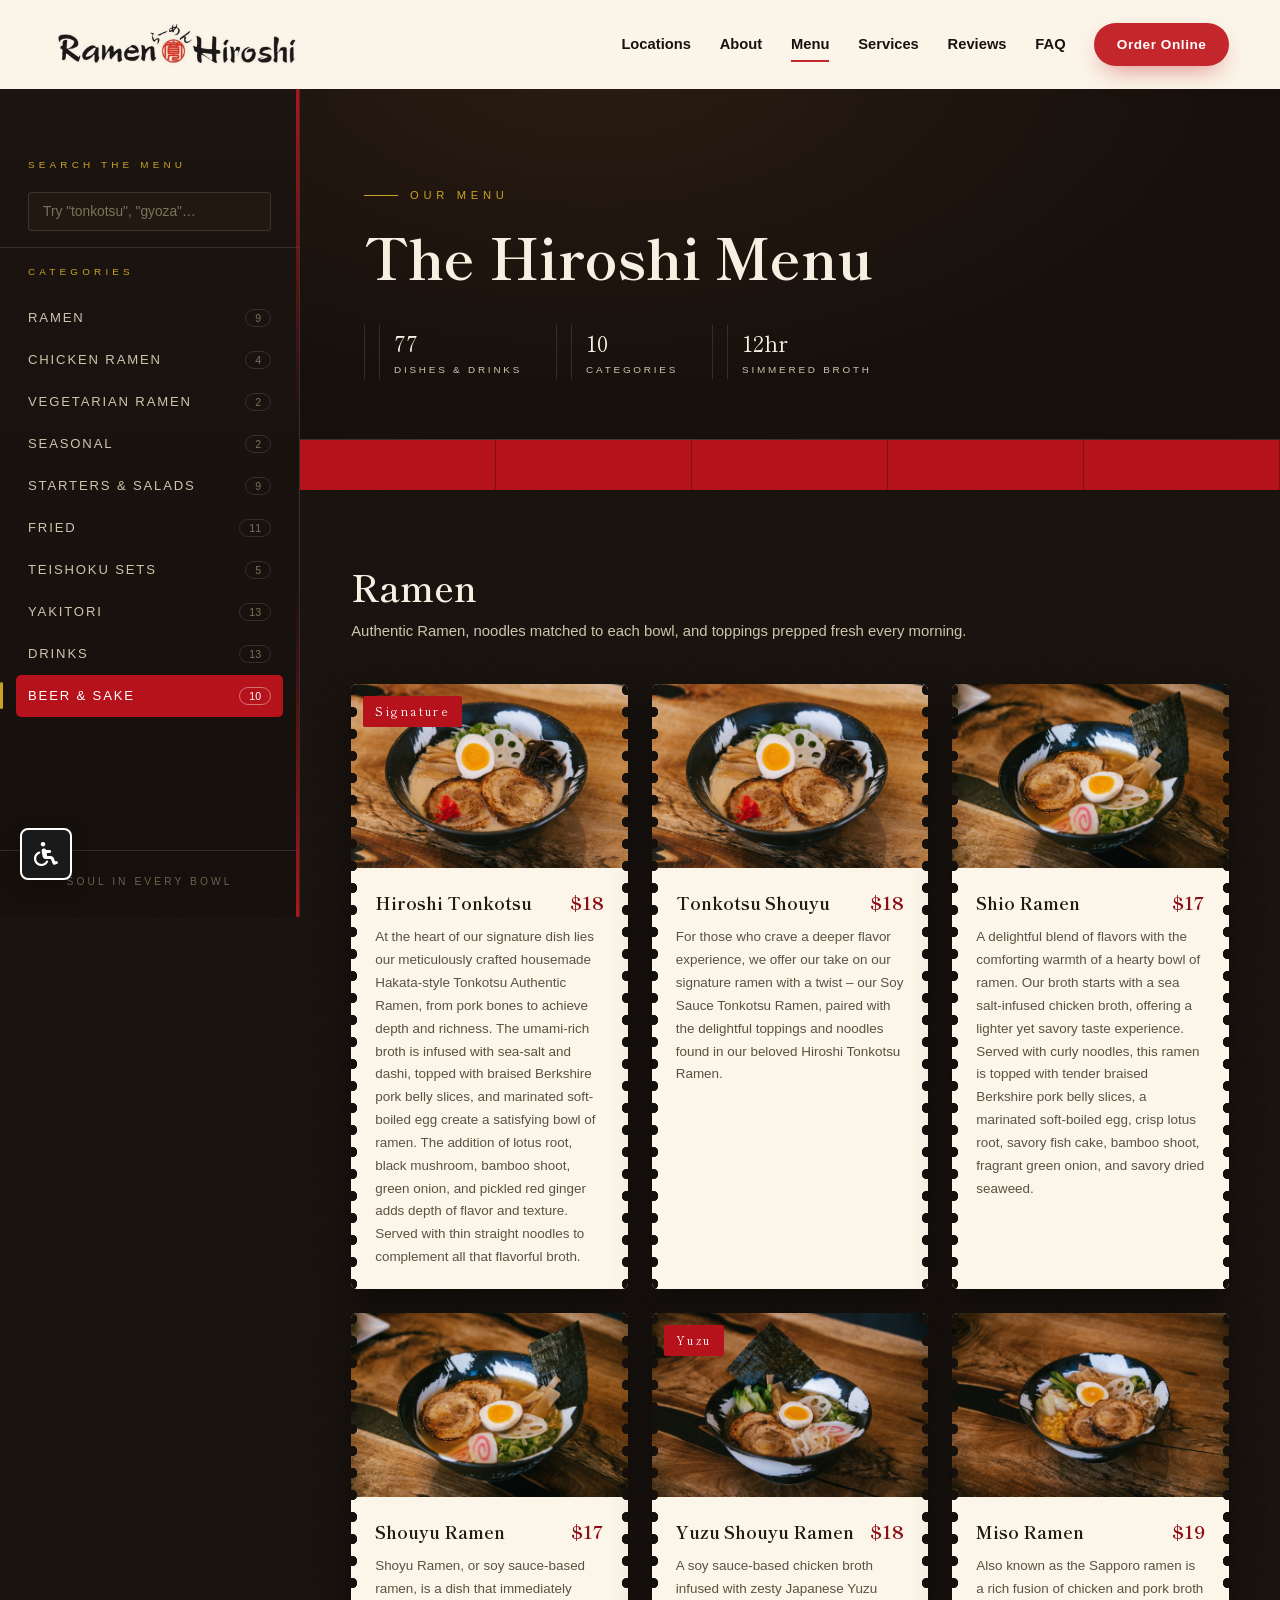
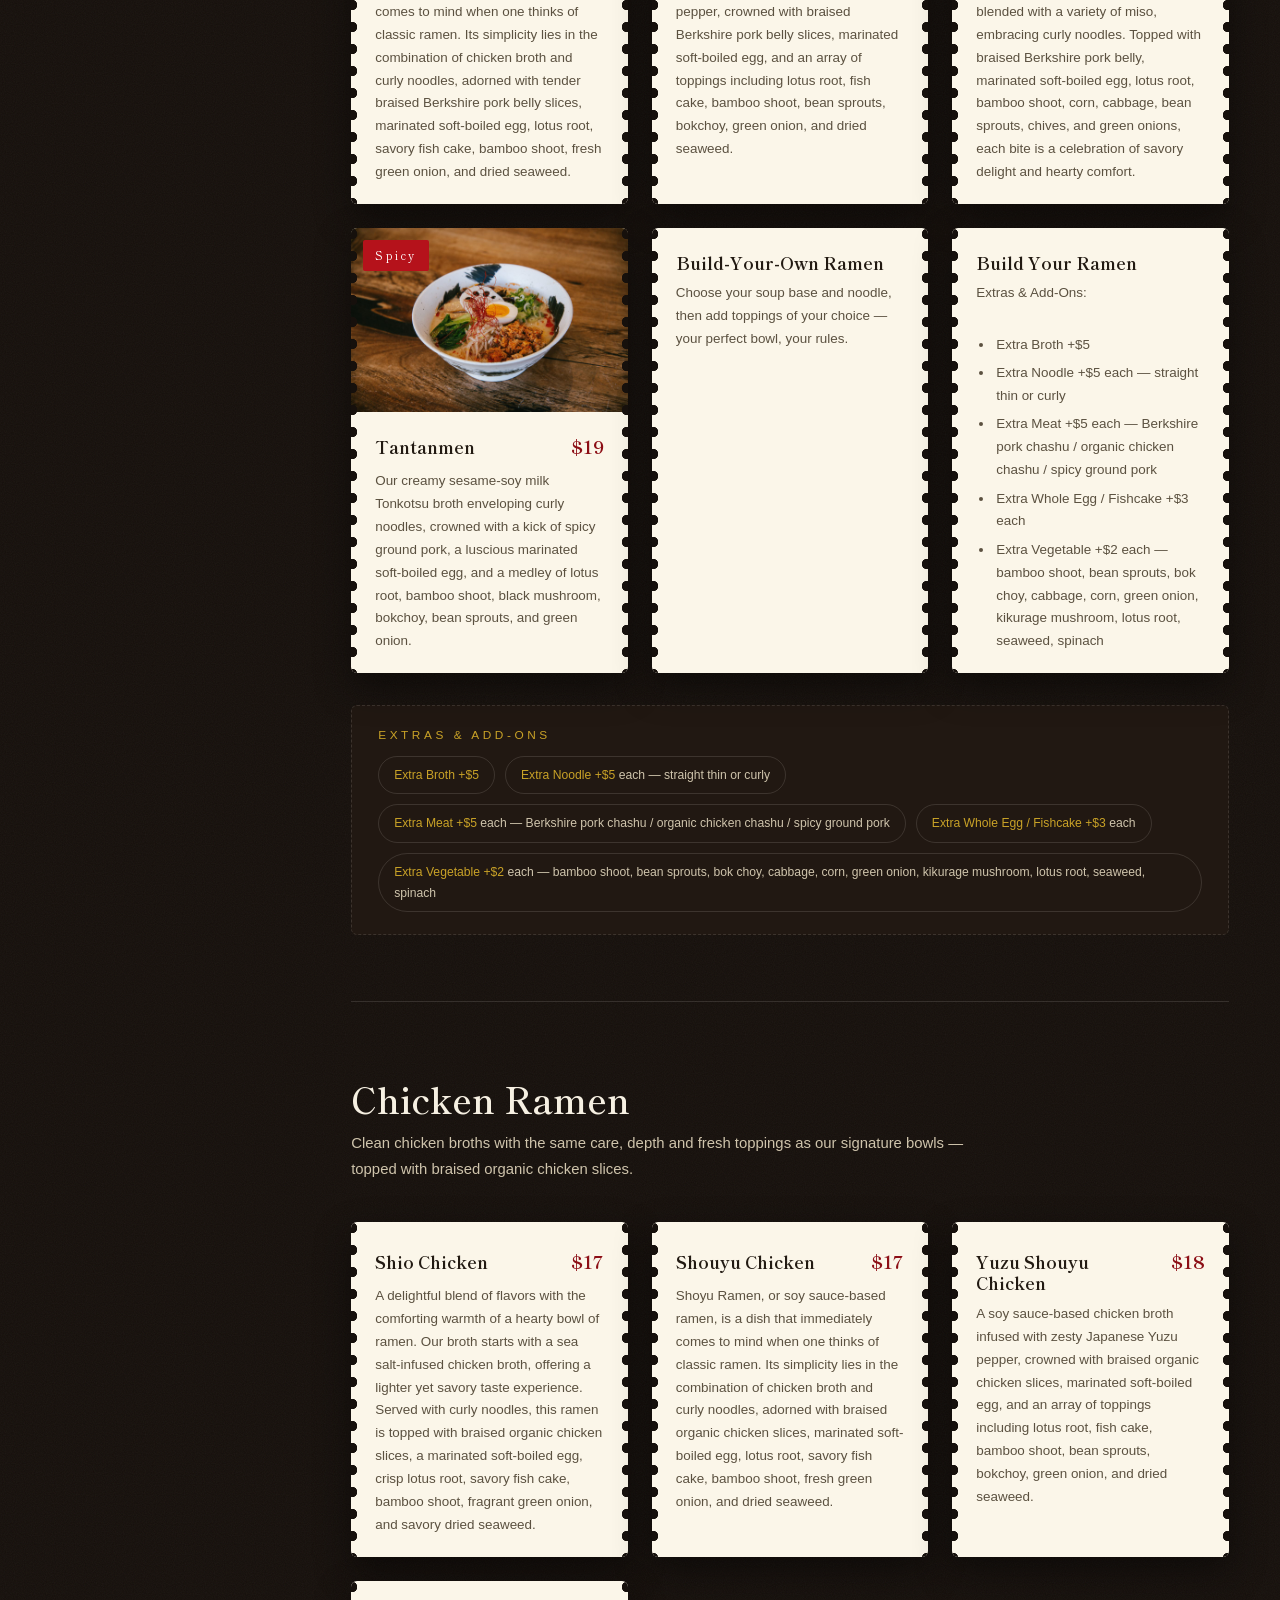
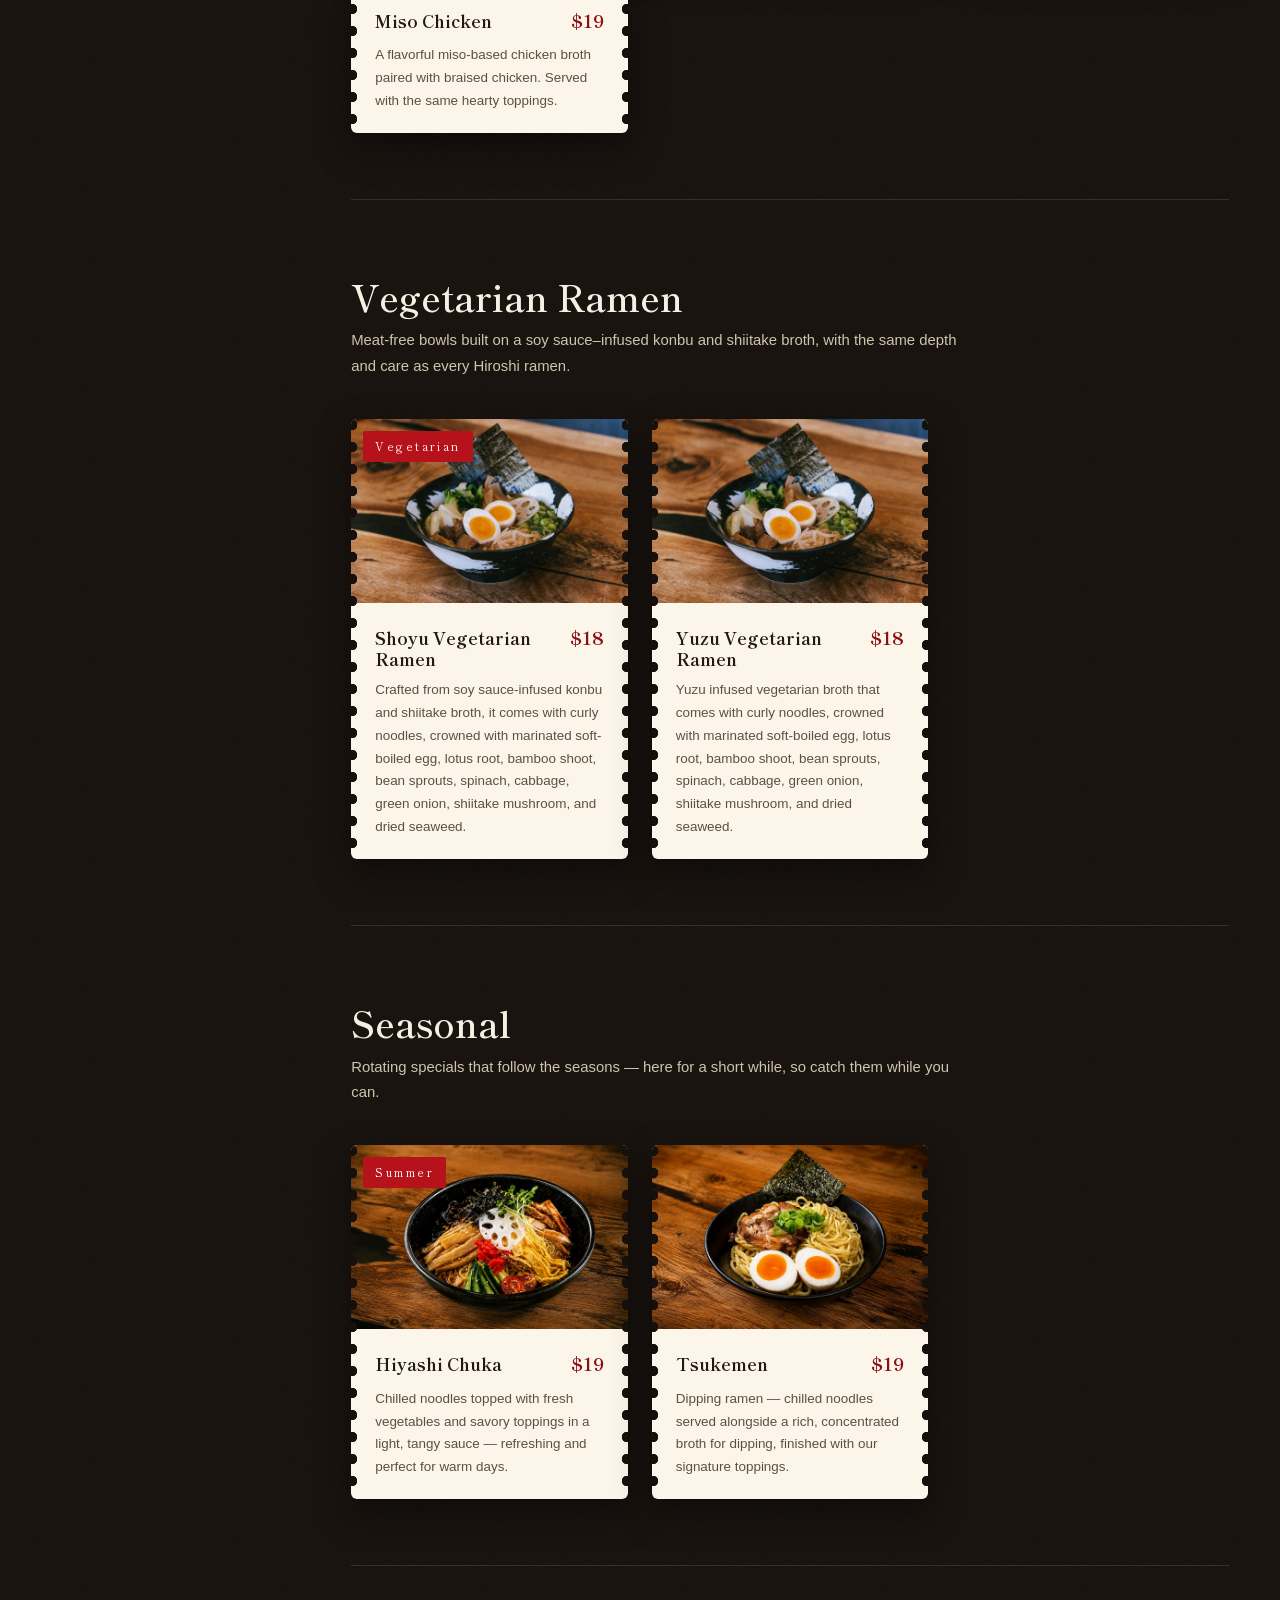
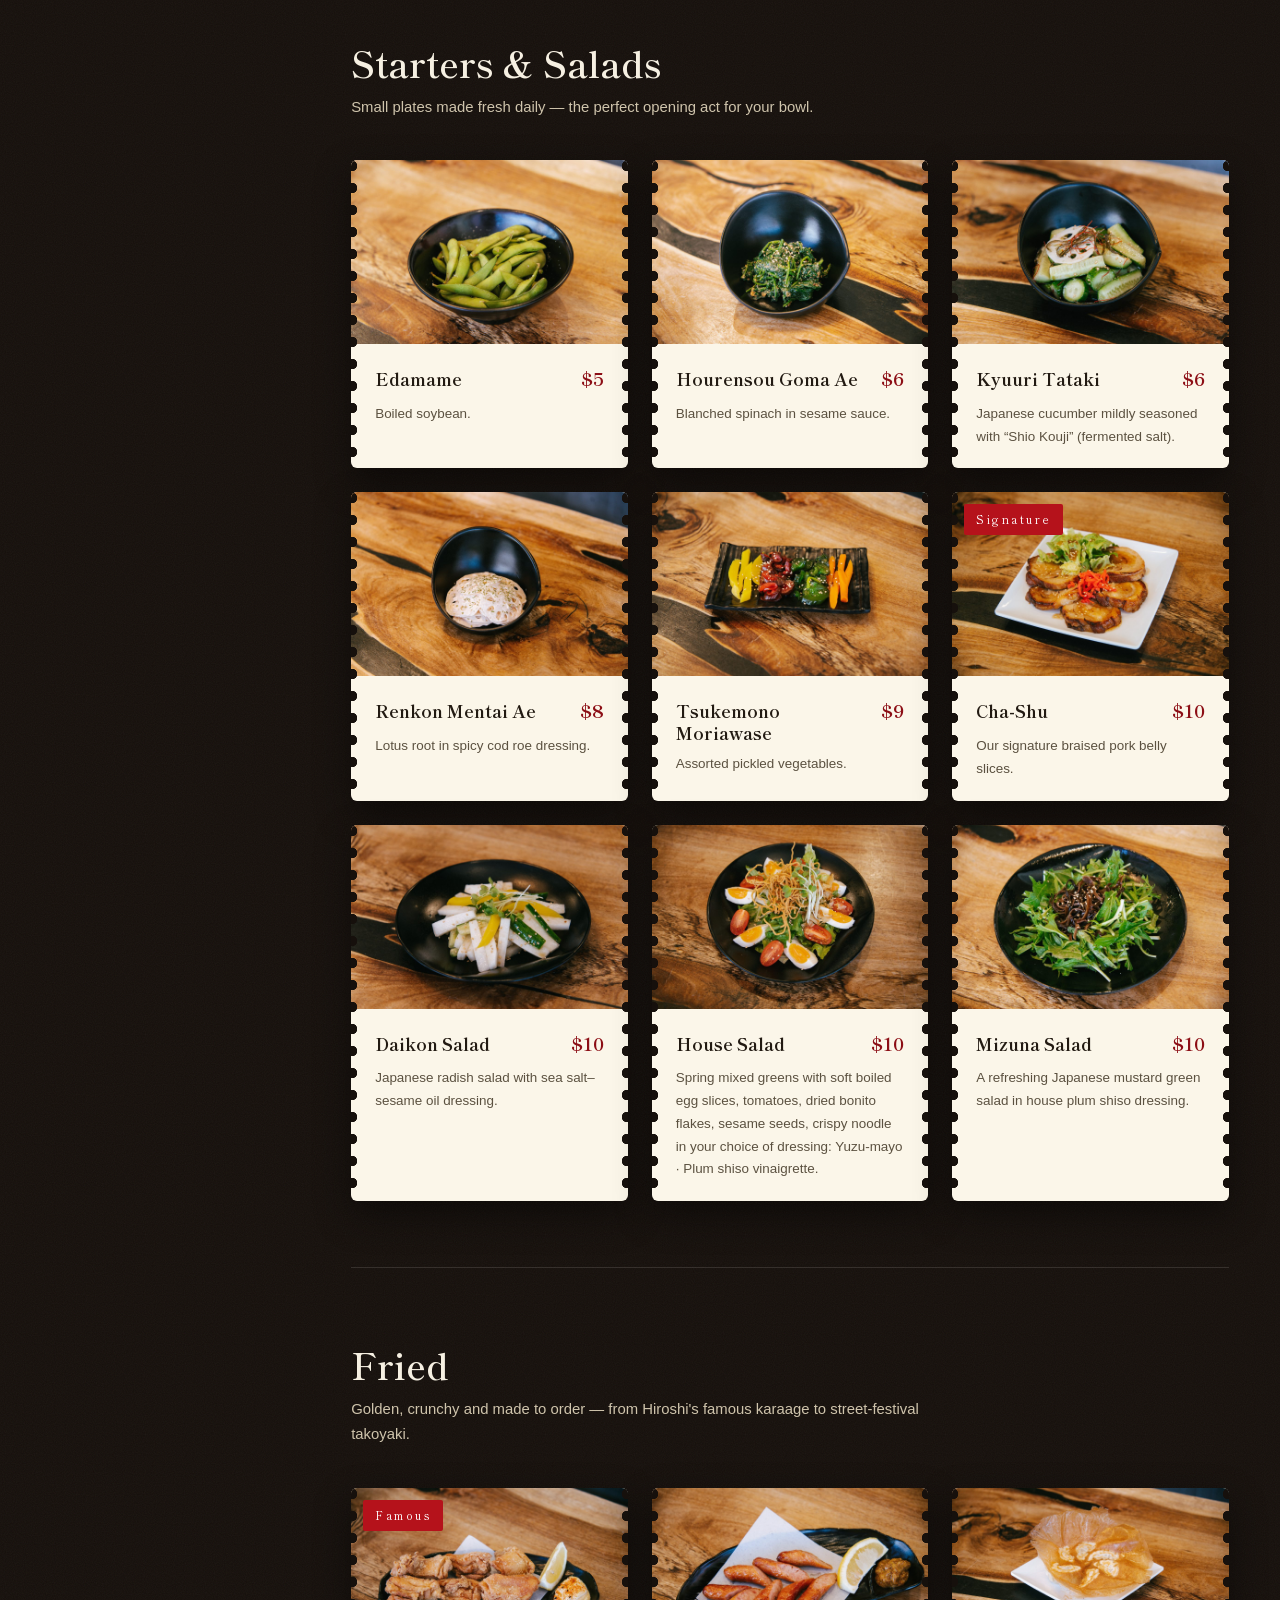
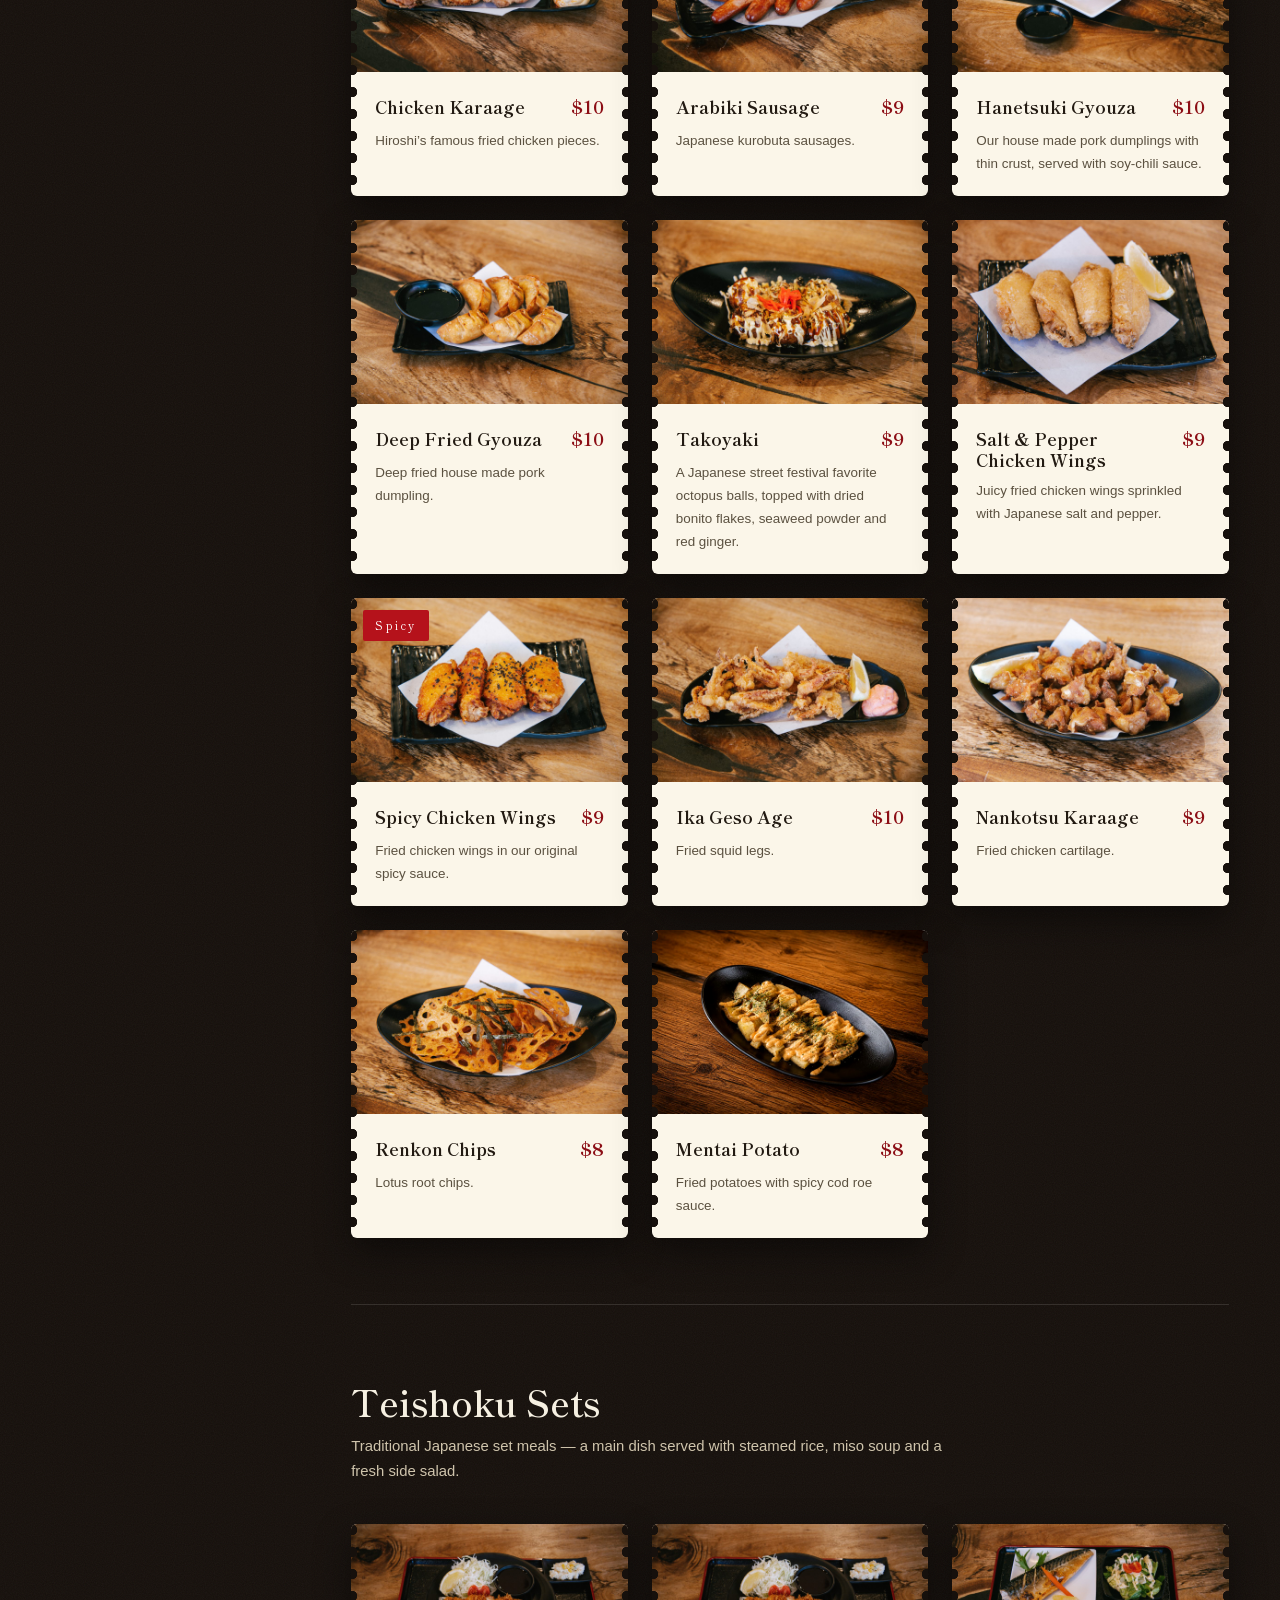
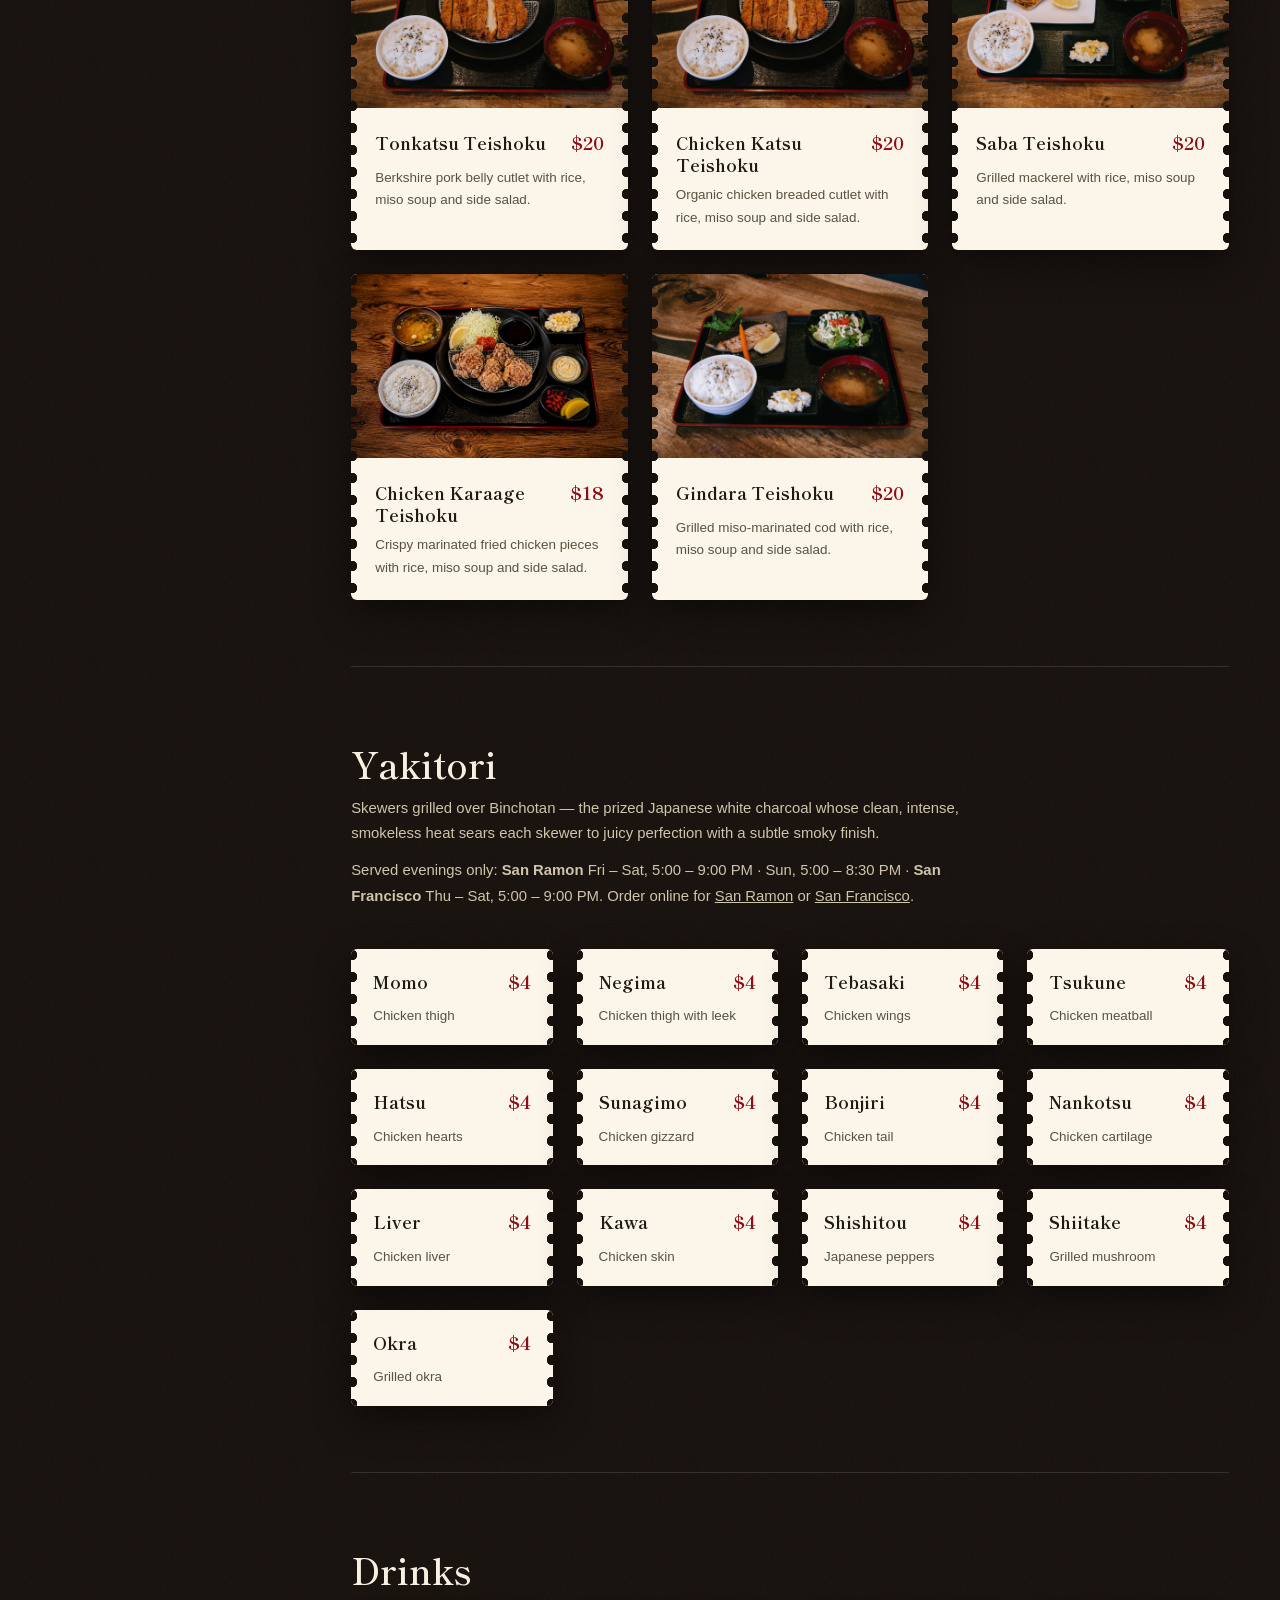
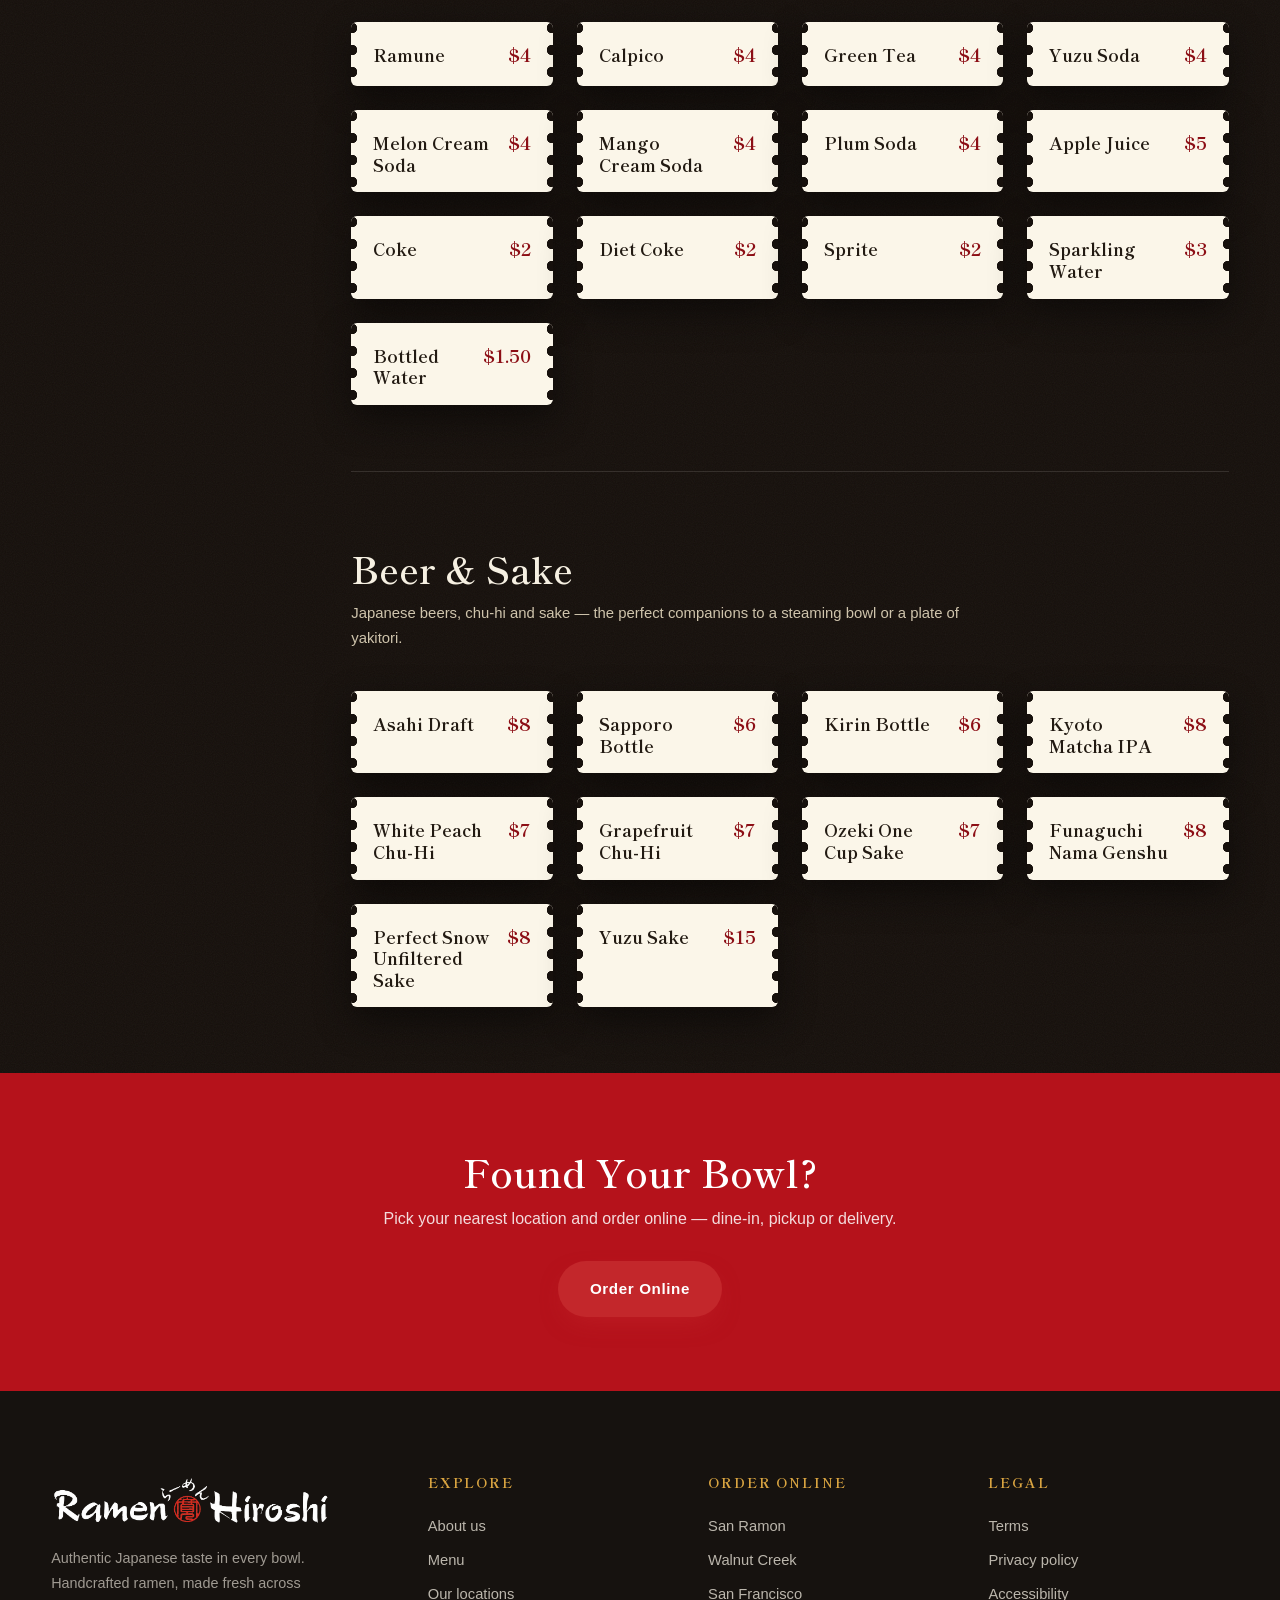
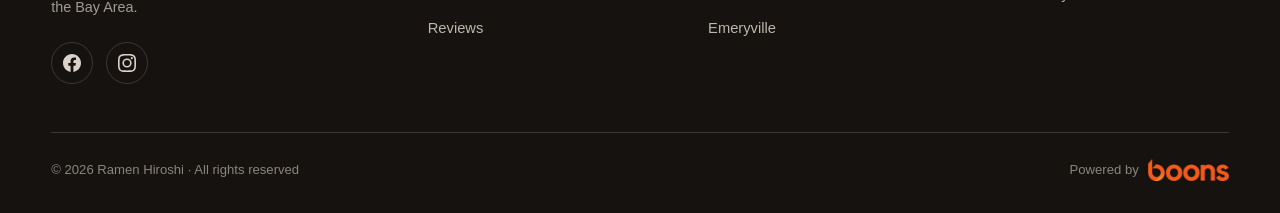
<file: menu.html>
<!DOCTYPE html>
<html lang="en">
<head>
<meta charset="UTF-8">
<meta name="viewport" content="width=device-width, initial-scale=1">
<title>Our Menu — Ramen Hiroshi | Authentic Japanese Ramen</title>
<meta name="description" content="Explore the Ramen Hiroshi menu — signature tonkotsu, shoyu, shio, miso and yuzu ramen, izakaya starters, teishoku sets, yakitori and Japanese drinks.">
<link rel="icon" href="assets/fav-icon.jpg">
<link rel="preconnect" href="https://fonts.googleapis.com">
<link rel="preconnect" href="https://fonts.gstatic.com" crossorigin>
<link href="https://fonts.googleapis.com/css2?family=Shippori+Mincho:wght@400;500;600;700;800&family=Shippori+Mincho+B1:wght@400;600;700;800&family=Zen+Kaku+Gothic+New:wght@300;400;500;700;900&display=swap" rel="stylesheet">
<link rel="stylesheet" href="https://cdnjs.cloudflare.com/ajax/libs/font-awesome/6.5.1/css/all.min.css" crossorigin="anonymous">
<link rel="stylesheet" href="accessibility.css">
<link rel="stylesheet" href="flyer.css">
<style>
:root{
  --ink:#16100c;          /* sumi lacquer black */
  --ink-2:#211812;
  --ink-3:#2a1f16;
  --aka:#b5121b;          /* hiroshi red */
  --aka-deep:#8c0e15;
  --kome:#f6f0e2;         /* rice-paper cream */
  --kome-dim:#cfc4ac;
  --kin:#c9a227;          /* gold leaf */
  --line:rgba(246,240,226,.13);
  --ticket:#fbf6e9;
  --ticket-ink:#221a12;
  --sb-w:300px;
  --nav-h:72px;
  --paper:#FBF5E9;
  --red:#C3272B;
  --red-deep:#8E191D;
  --gold:#D9A441;
  --line-light:rgba(251,245,233,.16);
  --site-ink:#16120F;
  --ease:cubic-bezier(.22,1,.36,1);
  --disp:'Shippori Mincho', serif;
  --body:'Zen Kaku Gothic New', sans-serif;
}
*{margin:0;padding:0;box-sizing:border-box}
html{scroll-behavior:smooth}
body{background:var(--ink);color:var(--kome);font-family:var(--body);font-weight:300;line-height:1.7;overflow-x:hidden}
body::before{
  content:"";position:fixed;inset:0;pointer-events:none;z-index:1;opacity:.05;
  background-image:url("data:image/svg+xml,%3Csvg xmlns='http://www.w3.org/2000/svg' width='200' height='200'%3E%3Cfilter id='n'%3E%3CfeTurbulence type='fractalNoise' baseFrequency='.9' numOctaves='2'/%3E%3C/filter%3E%3Crect width='200' height='200' filter='url(%23n)' opacity='1'/%3E%3C/svg%3E");
}
::selection{background:var(--site-ink);color:#fff}
img{max-width:100%;display:block}
a{color:inherit;text-decoration:none}
button{font-family:var(--body)}
h1,h2,h3{font-family:var(--disp);font-weight:600;line-height:1.25}

/* ============ HOME HEADER / FOOTER ============ */
.menu-layout{display:flex;align-items:stretch;position:relative;z-index:2}
.menu-column{flex:1;min-width:0;position:relative;z-index:2}
#site-nav .wrap,.site-footer .wrap{width:min(1180px,92%);margin:0 auto}
#site-nav{position:sticky;top:0;left:0;right:0;width:100%;z-index:120;background:var(--paper);box-shadow:0 1px 0 rgba(22,18,15,.14)}
#site-nav .bar{display:flex;align-items:center;justify-content:space-between;padding:.9rem 0;position:relative;z-index:2}
#site-nav .logo{display:flex;align-items:center;position:relative;z-index:2;background:var(--paper)}
#site-nav .logo img{width:min(250px,42vw);height:60px;object-fit:contain;transition:transform .5s var(--ease);mix-blend-mode:multiply;-webkit-mix-blend-mode:multiply}
#site-nav .logo:hover img{transform:scale(1.03)}
#navLinks{display:flex;align-items:center;gap:1.8rem;font-weight:600;font-size:.92rem;color:#16120F}
#navLinks a{position:relative;padding:.3rem 0;color:#16120F;text-decoration:none}
#navLinks a::after{content:"";position:absolute;left:0;bottom:0;width:100%;height:2px;background:var(--red);transform:scaleX(0);transform-origin:right;transition:transform .35s var(--ease)}
#navLinks a:hover::after,#navLinks a[aria-current="page"]::after{transform:scaleX(1);transform-origin:left}
@media(min-width:993px){
  #site-nav .bar{gap:1.5rem}
  #site-nav .logo{flex-shrink:0}
  #navLinks{
    position:static;inset:auto;width:auto;height:auto;min-height:0;
    display:flex !important;flex:1;justify-content:flex-end;align-items:center;
    gap:1.8rem;padding:0;margin:0;background:transparent;z-index:1;
    pointer-events:auto;opacity:1;visibility:visible;transform:none;
  }
}
.btn{display:inline-flex;align-items:center;gap:.6rem;padding:.95rem 2rem;border-radius:999px;font-weight:700;font-size:.95rem;letter-spacing:.04em;transition:transform .35s var(--ease),box-shadow .35s var(--ease),background .3s}
.btn-red{background:var(--red);color:#fff;box-shadow:0 10px 26px -10px rgba(195,39,43,.65)}
.btn-red:hover{transform:translateY(-3px);background:var(--red-deep);box-shadow:0 16px 32px -10px rgba(195,39,43,.7)}
#navLinks .btn{padding:.6rem 1.4rem;font-size:.85rem}
#navLinks .btn::after{display:none}
#navLinks a.btn-red{color:#fff;-webkit-text-fill-color:#fff}
#site-nav .burger{display:none;flex-direction:column;gap:5px;padding:.5rem;z-index:110}
#site-nav .burger span{width:26px;height:2.5px;background:var(--site-ink);border-radius:2px;transition:.35s var(--ease)}
#site-nav.open .burger span:nth-child(1){transform:translateY(7.5px) rotate(45deg)}
#site-nav.open .burger span:nth-child(2){opacity:0}
#site-nav.open .burger span:nth-child(3){transform:translateY(-7.5px) rotate(-45deg)}
.site-footer{background:var(--site-ink);color:var(--paper);padding:5rem 0 2rem;position:relative;overflow:hidden}
.site-footer .foot-grid{display:grid;grid-template-columns:1.4fr 1fr 1fr 1fr;gap:2.5rem;padding-bottom:3rem;border-bottom:1px solid var(--line-light)}
.site-footer .foot-grid h4{font-family:'Shippori Mincho B1',serif;letter-spacing:.14em;text-transform:uppercase;font-size:.85rem;color:var(--gold);margin-bottom:1rem}
.site-footer .foot-grid a{display:block;padding:.28rem 0;color:rgba(251,245,233,.72);font-size:.92rem;transition:.25s}
.site-footer .foot-grid a:hover{color:var(--red)}
.site-footer .foot-brand p{color:rgba(251,245,233,.6);font-size:.9rem;max-width:34ch;margin-top:1rem}
.site-footer .foot-brand .logo{background:transparent;color:transparent}
.site-footer .foot-brand .logo img{width:min(280px,55vw);height:auto;max-height:56px;object-fit:contain;mix-blend-mode:normal;-webkit-mix-blend-mode:normal}
.site-footer .socials{display:flex;gap:.8rem;margin-top:1.4rem}
.site-footer .socials a{width:42px;height:42px;border:1px solid var(--line-light);border-radius:50%;display:grid;place-items:center;color:rgba(251,245,233,.85);transition:.3s var(--ease)}
.site-footer .socials a svg{width:18px;height:18px;fill:currentColor}
.site-footer .socials a:hover{background:var(--red);border-color:var(--red);color:#fff;transform:translateY(-4px) rotate(-8deg)}
.site-footer .foot-base{display:flex;justify-content:space-between;gap:1rem;flex-wrap:wrap;padding-top:1.6rem;font-size:.82rem;color:rgba(251,245,233,.5)}
.site-footer .powered-by{display:inline-flex;align-items:center;gap:.55rem}
.site-footer .powered-by a{display:inline-flex;align-items:center;transition:opacity .25s}
.site-footer .powered-by a:hover{opacity:.85}
.site-footer .powered-by img{height:22px;width:auto;display:block}
#toTop{position:fixed;right:1.4rem;bottom:1.4rem;width:52px;height:52px;border-radius:50%;background:var(--red);color:#fff;font-size:1.2rem;box-shadow:0 14px 30px -10px rgba(195,39,43,.7);opacity:0;pointer-events:none;transform:translateY(14px);transition:.4s var(--ease);z-index:90}
#toTop.show{opacity:1;pointer-events:auto;transform:none}
#toTop:hover{transform:translateY(-4px)}

/* ============ SIDEBAR ============ */
.sidebar{
  position:sticky;top:var(--nav-h);align-self:flex-start;
  width:var(--sb-w);flex-shrink:0;
  height:calc(100vh - var(--nav-h));max-height:calc(100vh - var(--nav-h));
  z-index:60;
  background:linear-gradient(180deg,#1b1410,#16100c);
  border-right:1px solid var(--line);
  display:flex;flex-direction:column;
  padding:34px 0 0;
  overflow-y:auto;scrollbar-width:thin;scrollbar-color:var(--ink-3) transparent;
  transition:transform .45s cubic-bezier(.16,1,.3,1);
}
.sidebar::-webkit-scrollbar{width:5px}
.sidebar::-webkit-scrollbar-thumb{background:var(--ink-3);border-radius:4px}
/* red accent thread down the edge */
.sidebar::after{content:"";position:absolute;top:0;right:0;bottom:0;width:3px;background:linear-gradient(var(--aka),transparent 40%,transparent 60%,var(--aka))}

.sb-title{
  padding:16px 28px 14px;border-top:1px solid var(--line);
  font-size:.62rem;letter-spacing:.42em;text-transform:uppercase;color:var(--kin);
  display:flex;align-items:center;justify-content:space-between;
}
.sb-title:first-child{border-top:0;padding-top:34px}
.sb-title .jp{font-family:var(--disp);font-size:.9rem;letter-spacing:.2em}

/* search */
.sb-search{padding:4px 28px 16px}
.sb-search .box{position:relative}
.sb-search input{
  width:100%;background:var(--ink-2);border:1px solid var(--line);color:var(--kome);
  font-family:var(--body);font-weight:300;font-size:.86rem;
  padding:11px 38px 11px 14px;border-radius:4px;outline:none;transition:border-color .3s;
}
.sb-search input::placeholder{color:#7d7259}
.sb-search input:focus{border-color:var(--kin)}
.sb-search .ic{position:absolute;right:12px;top:50%;transform:translateY(-50%);color:var(--kin);font-family:var(--disp);pointer-events:none}

/* category nav */
.sb-nav{display:flex;flex-direction:column;padding:2px 16px 18px}
.sb-link{
  display:flex;align-items:center;gap:14px;
  padding:12px 12px;border-radius:5px;cursor:pointer;
  color:var(--kome-dim);transition:background .3s,color .3s;
  position:relative;border:0;background:none;text-align:left;width:100%;
}
.sb-link .kj{
  width:38px;height:38px;flex:0 0 38px;border:1px solid var(--line);border-radius:5px;
  display:grid;place-items:center;font-family:var(--disp);font-size:1.05rem;color:var(--kin);
  transition:.3s;background:var(--ink-2);
}
.sb-link .lbl{font-size:.82rem;letter-spacing:.14em;text-transform:uppercase;flex:1}
.sb-link .cnt{
  font-size:.66rem;color:#7d7259;border:1px solid var(--line);border-radius:999px;
  padding:2px 9px;transition:.3s;font-variant-numeric:tabular-nums;
}
.sb-link:hover{background:var(--ink-2);color:var(--kome)}
.sb-link:hover .kj{border-color:var(--kin)}
.sb-link.active{background:var(--aka);color:#fff}
.sb-link.active .kj{background:rgba(0,0,0,.22);border-color:transparent;color:#fff}
.sb-link.active .cnt{color:#fff;border-color:rgba(255,255,255,.4)}
.sb-link.active::before{
  content:"";position:absolute;left:-16px;top:18%;bottom:18%;width:3px;background:var(--kin);border-radius:2px;
}

/* sidebar footer */
.sb-foot{margin-top:auto;border-top:1px solid var(--line);padding:22px 28px 26px}
.sb-note{text-align:center;font-size:.64rem;letter-spacing:.3em;text-transform:uppercase;color:#6c614b}
.sb-note b{color:var(--aka);font-weight:500;font-family:var(--disp)}

/* ============ MOBILE TOP BAR ============ */
.topbar{
  display:none;position:fixed;top:0;left:0;right:0;z-index:55;
  background:rgba(22,16,12,.95);backdrop-filter:blur(12px);
  border-bottom:1px solid var(--line);
  align-items:center;justify-content:space-between;padding:12px 18px;
}
.topbar .tb-brand{display:flex;align-items:center;gap:10px;font-family:var(--disp);letter-spacing:.14em;font-size:.95rem;text-transform:uppercase}
.topbar .tb-brand img{width:40px;height:40px;border-radius:50%;box-shadow:0 0 0 2px var(--aka)}
.tb-btn{background:var(--ink-2);border:1px solid var(--line);color:var(--kome);font-size:.72rem;letter-spacing:.2em;text-transform:uppercase;padding:10px 16px;border-radius:4px;cursor:pointer;display:flex;align-items:center;gap:8px}
.tb-btn .jp{font-family:var(--disp);color:var(--kin)}
.scrim{position:fixed;inset:0;background:rgba(0,0,0,.55);z-index:58;opacity:0;pointer-events:none;transition:opacity .4s}
body.sb-open .scrim{opacity:1;pointer-events:auto}

/* ============ MAIN ============ */
.main{margin-left:0;position:relative;z-index:2}

/* hero */
.m-hero{
  padding:88px 5vw 60px;position:relative;overflow:hidden;
  background:radial-gradient(900px 480px at 30% -10%,#2b1c12,var(--ink) 72%);
  border-bottom:1px solid var(--line);
}
.m-hero .kanji{
  position:absolute;font-family:var(--disp);font-weight:800;font-size:clamp(9rem,20vw,17rem);
  color:transparent;-webkit-text-stroke:1px rgba(246,240,226,.06);
  top:50%;right:2vw;transform:translateY(-50%);pointer-events:none;line-height:1;user-select:none;
}
.eyebrow{display:inline-flex;align-items:center;gap:12px;font-size:.7rem;letter-spacing:.42em;text-transform:uppercase;color:var(--kin);margin-bottom:16px}
.eyebrow::before{content:"";width:34px;height:1px;background:var(--kin)}
.m-hero h1{font-size:clamp(2.2rem,4.4vw,3.8rem);font-weight:700}
.m-hero h1 span{color:inherit}
.m-hero p{max-width:560px;margin-top:16px;color:var(--kome-dim);font-size:.98rem}
.m-hero .stats{display:flex;gap:34px;margin-top:34px;flex-wrap:wrap}
.m-hero .stats div{border-left:1px solid var(--line);padding-left:14px}
.m-hero .stats .n{font-family:var(--disp);font-size:1.35rem}
.m-hero .stats .l{font-size:.62rem;letter-spacing:.28em;text-transform:uppercase;color:var(--kome-dim)}

/* noren strip */
.noren{height:50px;position:relative;overflow:hidden;background:var(--aka)}
.noren::before{content:"";position:absolute;inset:0;background:repeating-linear-gradient(90deg,transparent 0 calc(20% - 1px),rgba(22,16,12,.35) calc(20% - 1px) 20%)}

/* categories */
.menu-wrap{max-width:1180px;margin:0 auto;padding:0 4vw}
.cat{scroll-margin-top:70px;padding:74px 0 66px}
.cat + .cat{border-top:1px solid var(--line)}
.cat-head{display:flex;align-items:baseline;gap:20px;margin-bottom:10px;flex-wrap:wrap}
.cat-head h2{font-size:clamp(1.6rem,2.8vw,2.4rem)}
.cat-sub{color:var(--kome-dim);max-width:620px;margin:10px 0 40px;font-size:.93rem}

/* tickets */
.tickets{display:grid;grid-template-columns:repeat(3,1fr);gap:24px}
.ticket{
  position:relative;background:var(--ticket);color:var(--ticket-ink);
  display:flex;flex-direction:column;overflow:hidden;border-radius:6px;
  box-shadow:0 14px 36px rgba(0,0,0,.45);
  transition:transform .35s,box-shadow .35s;
}
.ticket:hover{transform:translateY(-6px) rotate(-.4deg);box-shadow:0 28px 56px rgba(0,0,0,.6)}
.ticket::before,.ticket::after{
  content:"";position:absolute;top:0;bottom:0;width:10px;z-index:3;
  background-image:radial-gradient(circle at 50% 6px,var(--ink) 5px,transparent 5.5px);
  background-size:10px 22px;background-repeat:repeat-y;
}
.ticket::before{left:-4px}
.ticket::after{right:-4px}
.t-img{height:184px;overflow:hidden;position:relative}
.t-img img{width:100%;height:100%;object-fit:cover;transition:transform .8s}
.ticket:hover .t-img img{transform:scale(1.08)}
.t-img .badge{position:absolute;top:12px;left:12px;background:var(--aka);color:#fff;font-family:var(--disp);font-size:.7rem;letter-spacing:.22em;padding:6px 12px;border-radius:2px}
.t-body{padding:19px 24px 20px;display:flex;flex-direction:column;gap:9px;flex:1}
.t-top{display:flex;justify-content:space-between;align-items:baseline;gap:14px}
.t-top h3{font-size:1.08rem;font-weight:700}
.price{font-family:var(--disp);font-weight:700;font-size:1.12rem;color:var(--aka-deep);white-space:nowrap}
.t-body p{font-size:.84rem;color:#5b5140;flex:1}
.extra-list{margin:0;padding-left:1.1rem;font-size:.84rem;color:#5b5140;display:flex;flex-direction:column;gap:.35rem;flex:1}
.extra-list li{padding-left:.15rem}
.t-foot{
  display:flex;justify-content:space-between;align-items:center;
  border-top:1px dashed #cbbf9f;padding-top:11px;
  font-size:.6rem;letter-spacing:.3em;text-transform:uppercase;color:#9a8d70;
}
.t-foot .stamp{font-family:var(--disp);color:var(--aka);font-size:.88rem;letter-spacing:.1em;transform:rotate(-4deg)}
.tickets.compact{grid-template-columns:repeat(4,1fr)}
.tickets.compact .t-body{padding:17px 22px}
.tickets.compact p{flex:none}

/* add-ons */
.addons{margin-top:32px;border:1px dashed var(--line);padding:22px 26px;background:var(--ink-2);border-radius:6px}
.addons h3{font-size:.74rem;letter-spacing:.3em;text-transform:uppercase;color:var(--kin);font-family:var(--body);font-weight:500;margin-bottom:13px}
.addons .row{display:flex;flex-wrap:wrap;gap:10px}
.addons span{font-size:.76rem;border:1px solid var(--line);padding:8px 15px;border-radius:999px;color:var(--kome-dim);transition:.3s}
.addons span:hover{border-color:var(--aka);color:var(--kome)}
.addons b{color:var(--kin);font-weight:500}

/* search empty state */
.no-hit{display:none;border:1px dashed var(--line);border-radius:6px;padding:48px 24px;text-align:center;color:var(--kome-dim);margin:60px 0}
.no-hit .jp{font-family:var(--disp);font-size:2rem;color:var(--aka);margin-bottom:8px}
body.searching .cat .cat-sub,body.searching .addons{display:none}

/* reveal */
.rv{opacity:0;transform:translateY(28px);transition:opacity .8s cubic-bezier(.16,1,.3,1),transform .8s cubic-bezier(.16,1,.3,1)}
.rv.in{opacity:1;transform:none}

/* cta + footer */
.cta-band,.site-footer{width:100%;position:relative;z-index:2}
.cta-band{background:var(--aka);text-align:center;overflow:hidden}
.cta-band .inner{padding:74px 5vw;position:relative;z-index:2}
.cta-band h2{font-size:clamp(1.7rem,3vw,2.6rem);color:#fff;margin-bottom:10px}
.cta-band p{color:rgba(255,255,255,.85);max-width:520px;margin:0 auto 28px}
.cta-band .bgk{position:absolute;font-family:var(--disp);font-weight:800;font-size:15rem;line-height:1;color:rgba(255,255,255,.06);top:50%;left:50%;transform:translate(-50%,-50%);pointer-events:none;white-space:nowrap}

@keyframes marquee{from{transform:translateX(0)}to{transform:translateX(-50%)}}
@media (prefers-reduced-motion:reduce){
  *,*::before,*::after{animation-duration:.01ms!important;transition-duration:.01ms!important}
  .rv{opacity:1;transform:none}
}

/* ============ RESPONSIVE ============ */
@media(max-width:1200px){.tickets{grid-template-columns:repeat(2,1fr)}.tickets.compact{grid-template-columns:repeat(3,1fr)}}
@media(max-width:992px){
  #site-nav{position:fixed;inset:0 0 auto 0;background:var(--paper)}
  body{padding-top:var(--nav-h)}
  #site-nav.open{z-index:100000;background:var(--paper)}
  #site-nav .bar{background:var(--paper)}
  #site-nav .logo{background:var(--paper)}
  #site-nav .logo img{mix-blend-mode:multiply;-webkit-mix-blend-mode:multiply}
  #site-nav .burger{display:flex;position:relative;z-index:100001}
  .topbar .tb-brand img{display:none}
  body.nav-open{overflow:hidden}
  #navLinks{
    display:none !important;
    position:fixed;top:0;left:0;width:100vw;height:100vh;height:100dvh;
    z-index:99999;flex-direction:column;justify-content:center;align-items:center;
    gap:1.25rem;padding:5rem 1.5rem 2rem;box-sizing:border-box;
    background:#FBF5E9;margin:0;
  }
  body.nav-open #navLinks{display:flex !important}
  body.nav-open #navLinks a{
    color:#16120F !important;-webkit-text-fill-color:#16120F !important;
    font-size:1.25rem !important;font-weight:600 !important;line-height:1.5 !important;
    opacity:1 !important;visibility:visible !important;position:relative;z-index:1;
  }
  body.nav-open #navLinks a.btn-red{color:#fff !important;-webkit-text-fill-color:#fff !important}
}
@media(max-width:940px){
  :root{--sb-w:280px}
  .menu-layout{display:block}
  .sidebar{position:fixed;top:0;left:0;bottom:0;height:auto;max-height:none;transform:translateX(-100%);box-shadow:30px 0 80px rgba(0,0,0,.5);z-index:130}
  body.sb-open .sidebar{transform:none;top:0}
  body.sb-open{overflow:hidden}
  .scrim{z-index:125}
  .topbar{display:flex;top:var(--nav-h)}
  .main{padding-top:54px}
  .m-hero{padding-top:24px}
  .tickets.compact{grid-template-columns:repeat(2,1fr)}
  .site-footer .foot-grid{grid-template-columns:1fr 1fr}
  .cat{scroll-margin-top:calc(var(--nav-h) + 54px)}
}
@media(max-width:640px){
  .tickets,.tickets.compact{grid-template-columns:1fr}
  .cta-band .bgk{font-size:7rem}
  .site-footer .foot-grid{grid-template-columns:1fr}
}
</style>
</head>
<body>

<div id="promoFlyer" role="dialog" aria-modal="true" aria-label="Weekend special: 10% off online orders with code SUMMER10">
  <div class="promo-card">
    <button type="button" class="promo-close" aria-label="Close flyer">&times;</button>
    <a class="promo-link" href="index.html#locations">
      <img src="assets/weekend-special-flyer.jpg" width="824" height="1024" alt="Weekend special: get 10% off your online food order. Use code SUMMER10. Valid till 23 August 2026.">
    </a>
  </div>
</div>

<!-- ========== HOME HEADER (full width) ========== -->
<nav id="site-nav">
  <div class="wrap bar">
    <a class="logo" href="index.html">
      <img src="assets/logo.jpg" alt="Ramen Hiroshi logo">
    </a>
    <div class="nav-links" id="navLinks" aria-label="Main navigation" aria-hidden="true">
      <a href="index.html#locations">Locations</a>
      <a href="index.html#about">About</a>
      <a href="menu.html" aria-current="page">Menu</a>
      <a href="index.html#services">Services</a>
      <a href="index.html#reviews">Reviews</a>
      <a href="index.html#faq">FAQ</a>
      <a class="btn btn-red" href="index.html#locations">Order Online</a>
    </div>
    <button class="burger" id="burger" aria-label="Toggle menu" aria-expanded="false" aria-controls="navLinks"><span></span><span></span><span></span></button>
  </div>
</nav>

<!-- mobile top bar -->
<div class="topbar">
  <a class="tb-brand" href="index.html">
    <img src="assets/logo.jpg" alt="Ramen Hiroshi logo">
    Ramen Hiroshi
  </a>
  <button class="tb-btn" onclick="document.body.classList.toggle('sb-open')" aria-label="Open menu categories">Categories</button>
</div>
<div class="scrim" onclick="document.body.classList.remove('sb-open')"></div>

<div class="menu-layout">

<!-- ============ SIDEBAR ============ -->
<aside class="sidebar" aria-label="Menu navigation">

  <div class="sb-title"><span>Search the Menu</span></div>
  <div class="sb-search">
    <div class="box">
      <input id="q" type="search" placeholder="Try &quot;tonkotsu&quot;, &quot;gyoza&quot;…" autocomplete="off" aria-label="Search menu items">
    </div>
  </div>

  <div class="sb-title"><span>Categories</span></div>
  <nav class="sb-nav" id="sbnav">
    <button class="sb-link active" data-cat="ramen"><span class="lbl">Ramen</span><span class="cnt">9</span></button>
    <button class="sb-link" data-cat="chicken"><span class="lbl">Chicken Ramen</span><span class="cnt">4</span></button>
    <button class="sb-link" data-cat="vegetarian"><span class="lbl">Vegetarian Ramen</span><span class="cnt">2</span></button>
    <button class="sb-link" data-cat="seasonal"><span class="lbl">Seasonal</span><span class="cnt">2</span></button>
    <button class="sb-link" data-cat="starters"><span class="lbl">Starters &amp; Salads</span><span class="cnt">9</span></button>
    <button class="sb-link" data-cat="fried"><span class="lbl">Fried</span><span class="cnt">11</span></button>
    <button class="sb-link" data-cat="teishoku"><span class="lbl">Teishoku Sets</span><span class="cnt">5</span></button>
    <button class="sb-link" data-cat="yakitori"><span class="lbl">Yakitori</span><span class="cnt">13</span></button>
    <button class="sb-link" data-cat="drinks"><span class="lbl">Drinks</span><span class="cnt">13</span></button>
    <button class="sb-link" data-cat="alcohol"><span class="lbl">Beer &amp; Sake</span><span class="cnt">10</span></button>
  </nav>

  <div class="sb-foot">
    <div class="sb-note">Soul in every bowl</div>
  </div>
</aside>

<div class="menu-column">

<!-- ============ MAIN ============ -->
<div class="main">

  <section class="m-hero">
    <span class="eyebrow">Our Menu</span>
    <h1>The Hiroshi <span>Menu</span></h1>
    <div class="stats">
      <div><div class="n">77</div><div class="l">Dishes &amp; Drinks</div></div>
      <div><div class="n">10</div><div class="l">Categories</div></div>
      <div><div class="n">12hr</div><div class="l">Simmered Broth</div></div>
    </div>
  </section>

  <div class="noren" aria-hidden="true"></div>

  <main class="menu-wrap">

    <!-- RAMEN -->
    <section class="cat" id="ramen">
      <div class="cat-head rv"><h2>Ramen</h2></div>
      <p class="cat-sub rv">Authentic Ramen, noodles matched to each bowl, and toppings prepped fresh every morning.</p>
      <div class="tickets">
        <article class="ticket rv">
          <div class="t-img"><span class="badge">Signature</span><img src="assets/hiroshi-tonkotsu-ramen.jpg" alt="Hiroshi Tonkotsu Ramen"></div>
          <div class="t-body">
            <div class="t-top"><h3>Hiroshi Tonkotsu</h3><span class="price">$18</span></div>
            <p>At the heart of our signature dish lies our meticulously crafted housemade Hakata-style Tonkotsu Authentic Ramen, from pork bones to achieve depth and richness. The umami-rich broth is infused with sea-salt and dashi, topped with braised Berkshire pork belly slices, and marinated soft-boiled egg create a satisfying bowl of ramen. The addition of lotus root, black mushroom, bamboo shoot, green onion, and pickled red ginger adds depth of flavor and texture. Served with thin straight noodles to complement all that flavorful broth.</p>
          </div>
        </article>
        <article class="ticket rv">
          <div class="t-img"><img src="assets/hiroshi-tonkotsu-ramen.jpg" alt="Tonkotsu Shouyu Ramen"></div>
          <div class="t-body">
            <div class="t-top"><h3>Tonkotsu Shouyu</h3><span class="price">$18</span></div>
            <p>For those who crave a deeper flavor experience, we offer our take on our signature ramen with a twist – our Soy Sauce Tonkotsu Ramen, paired with the delightful toppings and noodles found in our beloved Hiroshi Tonkotsu Ramen.</p>
          </div>
        </article>
        <article class="ticket rv">
          <div class="t-img"><img src="assets/shio-ramen.jpg" alt="Shio Ramen"></div>
          <div class="t-body">
            <div class="t-top"><h3>Shio Ramen</h3><span class="price">$17</span></div>
            <p>A delightful blend of flavors with the comforting warmth of a hearty bowl of ramen. Our broth starts with a sea salt-infused chicken broth, offering a lighter yet savory taste experience. Served with curly noodles, this ramen is topped with tender braised Berkshire pork belly slices, a marinated soft-boiled egg, crisp lotus root, savory fish cake, bamboo shoot, fragrant green onion, and savory dried seaweed.</p>
          </div>
        </article>
        <article class="ticket rv">
          <div class="t-img"><img src="assets/shio-ramen.jpg" alt="Shouyu Ramen"></div>
          <div class="t-body">
            <div class="t-top"><h3>Shouyu Ramen</h3><span class="price">$17</span></div>
            <p>Shoyu Ramen, or soy sauce-based ramen, is a dish that immediately comes to mind when one thinks of classic ramen. Its simplicity lies in the combination of chicken broth and curly noodles, adorned with tender braised Berkshire pork belly slices, marinated soft-boiled egg, lotus root, savory fish cake, bamboo shoot, fresh green onion, and dried seaweed.</p>
          </div>
        </article>
        <article class="ticket rv">
          <div class="t-img"><span class="badge">Yuzu</span><img src="assets/yuzu-shoyu-ramen.jpg" alt="Yuzu Shouyu Ramen"></div>
          <div class="t-body">
            <div class="t-top"><h3>Yuzu Shouyu Ramen</h3><span class="price">$18</span></div>
            <p>A soy sauce-based chicken broth infused with zesty Japanese Yuzu pepper, crowned with braised Berkshire pork belly slices, marinated soft-boiled egg, and an array of toppings including lotus root, fish cake, bamboo shoot, bean sprouts, bokchoy, green onion, and dried seaweed.</p>
          </div>
        </article>
        <article class="ticket rv">
          <div class="t-img"><img src="assets/miso-ramen.jpg" alt="Miso Ramen"></div>
          <div class="t-body">
            <div class="t-top"><h3>Miso Ramen</h3><span class="price">$19</span></div>
            <p>Also known as the Sapporo ramen is a rich fusion of chicken and pork broth blended with a variety of miso, embracing curly noodles. Topped with braised Berkshire pork belly, marinated soft-boiled egg, lotus root, bamboo shoot, corn, cabbage, bean sprouts, chives, and green onions, each bite is a celebration of savory delight and hearty comfort.</p>
          </div>
        </article>
        <article class="ticket rv">
          <div class="t-img"><span class="badge">Spicy</span><img src="assets/tantanmen.jpg" alt="Tantanmen"></div>
          <div class="t-body">
            <div class="t-top"><h3>Tantanmen</h3><span class="price">$19</span></div>
            <p>Our creamy sesame-soy milk Tonkotsu broth enveloping curly noodles, crowned with a kick of spicy ground pork, a luscious marinated soft-boiled egg, and a medley of lotus root, bamboo shoot, black mushroom, bokchoy, bean sprouts, and green onion.</p>
          </div>
        </article>
        <article class="ticket rv">
          <div class="t-body" style="padding-top:24px">
            <div class="t-top"><h3>Build-Your-Own Ramen</h3></div>
            <p>Choose your soup base and noodle, then add toppings of your choice — your perfect bowl, your rules.</p>
          </div>
        </article>
        <article class="ticket rv">
          <div class="t-body" style="padding-top:24px">
            <div class="t-top"><h3>Build Your Ramen</h3></div>
            <p>Extras &amp; Add-Ons:</p>
            <ul class="extra-list">
              <li>Extra Broth +$5</li>
              <li>Extra Noodle +$5 each — straight thin or curly</li>
              <li>Extra Meat +$5 each — Berkshire pork chashu / organic chicken chashu / spicy ground pork</li>
              <li>Extra Whole Egg / Fishcake +$3 each</li>
              <li>Extra Vegetable +$2 each — bamboo shoot, bean sprouts, bok choy, cabbage, corn, green onion, kikurage mushroom, lotus root, seaweed, spinach</li>
            </ul>
          </div>
        </article>
      </div>
      <div class="addons rv">
        <h3>Extras &amp; Add-Ons</h3>
        <div class="row">
          <span><b>Extra Broth +$5</b></span>
          <span><b>Extra Noodle +$5</b> each — straight thin or curly</span>
          <span><b>Extra Meat +$5</b> each — Berkshire pork chashu / organic chicken chashu / spicy ground pork</span>
          <span><b>Extra Whole Egg / Fishcake +$3</b> each</span>
          <span><b>Extra Vegetable +$2</b> each — bamboo shoot, bean sprouts, bok choy, cabbage, corn, green onion, kikurage mushroom, lotus root, seaweed, spinach</span>
        </div>
      </div>
    </section>

    <!-- CHICKEN RAMEN -->
    <section class="cat" id="chicken">
      <div class="cat-head rv"><h2>Chicken Ramen</h2></div>
      <p class="cat-sub rv">Clean chicken broths with the same care, depth and fresh toppings as our signature bowls — topped with braised organic chicken slices.</p>
      <div class="tickets">
        <article class="ticket rv">
          <div class="t-body" style="padding-top:24px">
            <div class="t-top"><h3>Shio Chicken</h3><span class="price">$17</span></div>
            <p>A delightful blend of flavors with the comforting warmth of a hearty bowl of ramen. Our broth starts with a sea salt-infused chicken broth, offering a lighter yet savory taste experience. Served with curly noodles, this ramen is topped with braised organic chicken slices, a marinated soft-boiled egg, crisp lotus root, savory fish cake, bamboo shoot, fragrant green onion, and savory dried seaweed.</p>
          </div>
        </article>
        <article class="ticket rv">
          <div class="t-body" style="padding-top:24px">
            <div class="t-top"><h3>Shouyu Chicken</h3><span class="price">$17</span></div>
            <p>Shoyu Ramen, or soy sauce-based ramen, is a dish that immediately comes to mind when one thinks of classic ramen. Its simplicity lies in the combination of chicken broth and curly noodles, adorned with braised organic chicken slices, marinated soft-boiled egg, lotus root, savory fish cake, bamboo shoot, fresh green onion, and dried seaweed.</p>
          </div>
        </article>
        <article class="ticket rv">
          <div class="t-body" style="padding-top:24px">
            <div class="t-top"><h3>Yuzu Shouyu Chicken</h3><span class="price">$18</span></div>
            <p>A soy sauce-based chicken broth infused with zesty Japanese Yuzu pepper, crowned with braised organic chicken slices, marinated soft-boiled egg, and an array of toppings including lotus root, fish cake, bamboo shoot, bean sprouts, bokchoy, green onion, and dried seaweed.</p>
          </div>
        </article>
        <article class="ticket rv">
          <div class="t-body" style="padding-top:24px">
            <div class="t-top"><h3>Miso Chicken</h3><span class="price">$19</span></div>
            <p>A flavorful miso-based chicken broth paired with braised chicken. Served with the same hearty toppings.</p>
          </div>
        </article>
      </div>
    </section>

    <!-- VEGETARIAN RAMEN -->
    <section class="cat" id="vegetarian">
      <div class="cat-head rv"><h2>Vegetarian Ramen</h2></div>
      <p class="cat-sub rv">Meat-free bowls built on a soy sauce–infused konbu and shiitake broth, with the same depth and care as every Hiroshi ramen.</p>
      <div class="tickets">
        <article class="ticket rv">
          <div class="t-img"><span class="badge">Vegetarian</span><img src="assets/vegetarian-ramen.jpg" alt="Shoyu Vegetarian Ramen"></div>
          <div class="t-body">
            <div class="t-top"><h3>Shoyu Vegetarian Ramen</h3><span class="price">$18</span></div>
            <p>Crafted from soy sauce-infused konbu and shiitake broth, it comes with curly noodles, crowned with marinated soft-boiled egg, lotus root, bamboo shoot, bean sprouts, spinach, cabbage, green onion, shiitake mushroom, and dried seaweed.</p>
          </div>
        </article>
        <article class="ticket rv">
          <div class="t-img"><img src="assets/vegetarian-ramen.jpg" alt="Yuzu Vegetarian Ramen"></div>
          <div class="t-body">
            <div class="t-top"><h3>Yuzu Vegetarian Ramen</h3><span class="price">$18</span></div>
            <p>Yuzu infused vegetarian broth that comes with curly noodles, crowned with marinated soft-boiled egg, lotus root, bamboo shoot, bean sprouts, spinach, cabbage, green onion, shiitake mushroom, and dried seaweed.</p>
          </div>
        </article>
      </div>
    </section>

    <!-- SEASONAL -->
    <section class="cat" id="seasonal">
      <div class="cat-head rv"><h2>Seasonal</h2></div>
      <p class="cat-sub rv">Rotating specials that follow the seasons — here for a short while, so catch them while you can.</p>
      <div class="tickets">
        <article class="ticket rv">
          <div class="t-img"><span class="badge">Summer</span><img src="assets/hiyashi-chuka.jpg" alt="Hiyashi Chuka chilled summer noodles"></div>
          <div class="t-body">
            <div class="t-top"><h3>Hiyashi Chuka</h3><span class="price">$19</span></div>
            <p>Chilled noodles topped with fresh vegetables and savory toppings in a light, tangy sauce — refreshing and perfect for warm days.</p>
          </div>
        </article>
        <article class="ticket rv">
          <div class="t-img"><img src="assets/tsukemen.jpg" alt="Tsukemen dipping ramen"></div>
          <div class="t-body">
            <div class="t-top"><h3>Tsukemen</h3><span class="price">$19</span></div>
            <p>Dipping ramen — chilled noodles served alongside a rich, concentrated broth for dipping, finished with our signature toppings.</p>
          </div>
        </article>
      </div>
    </section>

    <!-- STARTERS -->
    <section class="cat" id="starters">
      <div class="cat-head rv"><h2>Starters &amp; Salads</h2></div>
      <p class="cat-sub rv">Small plates made fresh daily — the perfect opening act for your bowl.</p>
      <div class="tickets">
        <article class="ticket rv">
          <div class="t-img"><img src="assets/edamame.jpg" alt="Edamame"></div>
          <div class="t-body"><div class="t-top"><h3>Edamame</h3><span class="price">$5</span></div><p>Boiled soybean.</p></div>
        </article>
        <article class="ticket rv">
          <div class="t-img"><img src="assets/horenso-goma-ae.jpg" alt="Hourensou Goma Ae"></div>
          <div class="t-body"><div class="t-top"><h3>Hourensou Goma Ae</h3><span class="price">$6</span></div><p>Blanched spinach in sesame sauce.</p></div>
        </article>
        <article class="ticket rv">
          <div class="t-img"><img src="assets/kyuuri-tataki.jpg" alt="Kyuuri Tataki"></div>
          <div class="t-body"><div class="t-top"><h3>Kyuuri Tataki</h3><span class="price">$6</span></div><p>Japanese cucumber mildly seasoned with “Shio Kouji” (fermented salt).</p></div>
        </article>
        <article class="ticket rv">
          <div class="t-img"><img src="assets/renkon-mentai-ae.jpg" alt="Renkon Mentai Ae"></div>
          <div class="t-body"><div class="t-top"><h3>Renkon Mentai Ae</h3><span class="price">$8</span></div><p>Lotus root in spicy cod roe dressing.</p></div>
        </article>
        <article class="ticket rv">
          <div class="t-img"><img src="assets/tsukemono-moriawase.jpg" alt="Tsukemono Moriawase"></div>
          <div class="t-body"><div class="t-top"><h3>Tsukemono Moriawase</h3><span class="price">$9</span></div><p>Assorted pickled vegetables.</p></div>
        </article>
        <article class="ticket rv">
          <div class="t-img"><span class="badge">Signature</span><img src="assets/cha-shu.jpg" alt="Cha-Shu braised pork belly"></div>
          <div class="t-body"><div class="t-top"><h3>Cha-Shu</h3><span class="price">$10</span></div><p>Our signature braised pork belly slices.</p></div>
        </article>
        <article class="ticket rv">
          <div class="t-img"><img src="assets/daikon-salad.jpg" alt="Daikon Salad"></div>
          <div class="t-body"><div class="t-top"><h3>Daikon Salad</h3><span class="price">$10</span></div><p>Japanese radish salad with sea salt–sesame oil dressing.</p></div>
        </article>
        <article class="ticket rv">
          <div class="t-img"><img src="assets/house-salad.jpg" alt="House Salad"></div>
          <div class="t-body"><div class="t-top"><h3>House Salad</h3><span class="price">$10</span></div><p>Spring mixed greens with soft boiled egg slices, tomatoes, dried bonito flakes, sesame seeds, crispy noodle in your choice of dressing: Yuzu-mayo · Plum shiso vinaigrette.</p></div>
        </article>
        <article class="ticket rv">
          <div class="t-img"><img src="assets/mizuna-salad.jpg" alt="Mizuna Salad"></div>
          <div class="t-body"><div class="t-top"><h3>Mizuna Salad</h3><span class="price">$10</span></div><p>A refreshing Japanese mustard green salad in house plum shiso dressing.</p></div>
        </article>
      </div>
    </section>

    <!-- FRIED -->
    <section class="cat" id="fried">
      <div class="cat-head rv"><h2>Fried</h2></div>
      <p class="cat-sub rv">Golden, crunchy and made to order — from Hiroshi's famous karaage to street-festival takoyaki.</p>
      <div class="tickets">
        <article class="ticket rv">
          <div class="t-img"><span class="badge">Famous</span><img src="assets/chicken-karaage.jpg" alt="Chicken Karaage"></div>
          <div class="t-body"><div class="t-top"><h3>Chicken Karaage</h3><span class="price">$10</span></div><p>Hiroshi’s famous fried chicken pieces.</p></div>
        </article>
        <article class="ticket rv">
          <div class="t-img"><img src="assets/arabiki-sausage.jpg" alt="Arabiki Sausage"></div>
          <div class="t-body"><div class="t-top"><h3>Arabiki Sausage</h3><span class="price">$9</span></div><p>Japanese kurobuta sausages.</p></div>
        </article>
        <article class="ticket rv">
          <div class="t-img"><img src="assets/hanetsuki-gyoza.jpg" alt="Hanetsuki Gyouza"></div>
          <div class="t-body"><div class="t-top"><h3>Hanetsuki Gyouza</h3><span class="price">$10</span></div><p>Our house made pork dumplings with thin crust, served with soy-chili sauce.</p></div>
        </article>
        <article class="ticket rv">
          <div class="t-img"><img src="assets/deep-fried-gyoza.jpg" alt="Deep Fried Gyouza"></div>
          <div class="t-body"><div class="t-top"><h3>Deep Fried Gyouza</h3><span class="price">$10</span></div><p>Deep fried house made pork dumpling.</p></div>
        </article>
        <article class="ticket rv">
          <div class="t-img"><img src="assets/takoyaki.jpg" alt="Takoyaki"></div>
          <div class="t-body"><div class="t-top"><h3>Takoyaki</h3><span class="price">$9</span></div><p>A Japanese street festival favorite octopus balls, topped with dried bonito flakes, seaweed powder and red ginger.</p></div>
        </article>
        <article class="ticket rv">
          <div class="t-img"><img src="assets/salt-pepper-wings.jpg" alt="Salt and Pepper Chicken Wings"></div>
          <div class="t-body"><div class="t-top"><h3>Salt &amp; Pepper Chicken Wings</h3><span class="price">$9</span></div><p>Juicy fried chicken wings sprinkled with Japanese salt and pepper.</p></div>
        </article>
        <article class="ticket rv">
          <div class="t-img"><span class="badge">Spicy</span><img src="assets/spicy-chicken-wings.jpg" alt="Spicy Chicken Wings"></div>
          <div class="t-body"><div class="t-top"><h3>Spicy Chicken Wings</h3><span class="price">$9</span></div><p>Fried chicken wings in our original spicy sauce.</p></div>
        </article>
        <article class="ticket rv">
          <div class="t-img"><img src="assets/ika-geso-age.jpg" alt="Ika Geso Age"></div>
          <div class="t-body"><div class="t-top"><h3>Ika Geso Age</h3><span class="price">$10</span></div><p>Fried squid legs.</p></div>
        </article>
        <article class="ticket rv">
          <div class="t-img"><img src="assets/nankotsu-karaage.jpg" alt="Nankotsu Karaage"></div>
          <div class="t-body"><div class="t-top"><h3>Nankotsu Karaage</h3><span class="price">$9</span></div><p>Fried chicken cartilage.</p></div>
        </article>
        <article class="ticket rv">
          <div class="t-img"><img src="assets/renkon-chips.jpg" alt="Renkon Chips"></div>
          <div class="t-body"><div class="t-top"><h3>Renkon Chips</h3><span class="price">$8</span></div><p>Lotus root chips.</p></div>
        </article>
        <article class="ticket rv">
          <div class="t-img"><img src="assets/mentai-potato.jpg" alt="Mentai Potato"></div>
          <div class="t-body"><div class="t-top"><h3>Mentai Potato</h3><span class="price">$8</span></div><p>Fried potatoes with spicy cod roe sauce.</p></div>
        </article>
      </div>
    </section>

    <!-- TEISHOKU -->
    <section class="cat" id="teishoku">
      <div class="cat-head rv"><h2>Teishoku Sets</h2></div>
      <p class="cat-sub rv">Traditional Japanese set meals — a main dish served with steamed rice, miso soup and a fresh side salad.</p>
      <div class="tickets">
        <article class="ticket rv">
          <div class="t-img"><img src="assets/chicken-katsu-teishoku.jpg" alt="Tonkatsu Teishoku"></div>
          <div class="t-body"><div class="t-top"><h3>Tonkatsu Teishoku</h3><span class="price">$20</span></div><p>Berkshire pork belly cutlet with rice, miso soup and side salad.</p></div>
        </article>
        <article class="ticket rv">
          <div class="t-img"><img src="assets/chicken-katsu-teishoku.jpg" alt="Chicken Katsu Teishoku"></div>
          <div class="t-body"><div class="t-top"><h3>Chicken Katsu Teishoku</h3><span class="price">$20</span></div><p>Organic chicken breaded cutlet with rice, miso soup and side salad.</p></div>
        </article>
        <article class="ticket rv">
          <div class="t-img"><img src="assets/saba-no-teishoku.jpg" alt="Saba Teishoku"></div>
          <div class="t-body"><div class="t-top"><h3>Saba Teishoku</h3><span class="price">$20</span></div><p>Grilled mackerel with rice, miso soup and side salad.</p></div>
        </article>
        <article class="ticket rv">
          <div class="t-img"><img src="assets/chicken-karaage-teishoku.jpg" alt="Chicken Karaage Teishoku"></div>
          <div class="t-body"><div class="t-top"><h3>Chicken Karaage Teishoku</h3><span class="price">$18</span></div><p>Crispy marinated fried chicken pieces with rice, miso soup and side salad.</p></div>
        </article>
        <article class="ticket rv">
          <div class="t-img"><img src="assets/gindara-no-kasuzuke.jpg" alt="Gindara Teishoku"></div>
          <div class="t-body"><div class="t-top"><h3>Gindara Teishoku</h3><span class="price">$20</span></div><p>Grilled miso-marinated cod with rice, miso soup and side salad.</p></div>
        </article>
      </div>
    </section>

    <!-- YAKITORI -->
    <section class="cat" id="yakitori">
      <div class="cat-head rv"><h2>Yakitori</h2></div>
      <p class="cat-sub rv">Skewers grilled over Binchotan — the prized Japanese white charcoal whose clean, intense, smokeless heat sears each skewer to juicy perfection with a subtle smoky finish.</p>
      <p class="cat-sub rv" style="margin-top:-28px">Served evenings only: <b>San Ramon</b> Fri – Sat, 5:00 – 9:00 PM · Sun, 5:00 – 8:30 PM · <b>San Francisco</b> Thu – Sat, 5:00 – 9:00 PM. Order online for <a href="https://order.boons.io/site/ramen-hiroshi-san-ramon/387/y" target="_blank" rel="noopener" style="text-decoration:underline">San Ramon</a> or <a href="https://order.boons.io/site/ramen-hiroshi-san-francisco/389/y" target="_blank" rel="noopener" style="text-decoration:underline">San Francisco</a>.</p>
      <div class="tickets compact">
        <article class="ticket rv"><div class="t-body"><div class="t-top"><h3>Momo</h3><span class="price">$4</span></div><p>Chicken thigh</p></div></article>
        <article class="ticket rv"><div class="t-body"><div class="t-top"><h3>Negima</h3><span class="price">$4</span></div><p>Chicken thigh with leek</p></div></article>
        <article class="ticket rv"><div class="t-body"><div class="t-top"><h3>Tebasaki</h3><span class="price">$4</span></div><p>Chicken wings</p></div></article>
        <article class="ticket rv"><div class="t-body"><div class="t-top"><h3>Tsukune</h3><span class="price">$4</span></div><p>Chicken meatball</p></div></article>
        <article class="ticket rv"><div class="t-body"><div class="t-top"><h3>Hatsu</h3><span class="price">$4</span></div><p>Chicken hearts</p></div></article>
        <article class="ticket rv"><div class="t-body"><div class="t-top"><h3>Sunagimo</h3><span class="price">$4</span></div><p>Chicken gizzard</p></div></article>
        <article class="ticket rv"><div class="t-body"><div class="t-top"><h3>Bonjiri</h3><span class="price">$4</span></div><p>Chicken tail</p></div></article>
        <article class="ticket rv"><div class="t-body"><div class="t-top"><h3>Nankotsu</h3><span class="price">$4</span></div><p>Chicken cartilage</p></div></article>
        <article class="ticket rv"><div class="t-body"><div class="t-top"><h3>Liver</h3><span class="price">$4</span></div><p>Chicken liver</p></div></article>
        <article class="ticket rv"><div class="t-body"><div class="t-top"><h3>Kawa</h3><span class="price">$4</span></div><p>Chicken skin</p></div></article>
        <article class="ticket rv"><div class="t-body"><div class="t-top"><h3>Shishitou</h3><span class="price">$4</span></div><p>Japanese peppers</p></div></article>
        <article class="ticket rv"><div class="t-body"><div class="t-top"><h3>Shiitake</h3><span class="price">$4</span></div><p>Grilled mushroom</p></div></article>
        <article class="ticket rv"><div class="t-body"><div class="t-top"><h3>Okra</h3><span class="price">$4</span></div><p>Grilled okra</p></div></article>
      </div>
    </section>

    <!-- DRINKS -->
    <section class="cat" id="drinks">
      <div class="cat-head rv"><h2>Drinks</h2></div>
      <div class="tickets compact" style="margin-top:30px">
        <article class="ticket rv"><div class="t-body"><div class="t-top"><h3>Ramune</h3><span class="price">$4</span></div></div></article>
        <article class="ticket rv"><div class="t-body"><div class="t-top"><h3>Calpico</h3><span class="price">$4</span></div></div></article>
        <article class="ticket rv"><div class="t-body"><div class="t-top"><h3>Green Tea</h3><span class="price">$4</span></div></div></article>
        <article class="ticket rv"><div class="t-body"><div class="t-top"><h3>Yuzu Soda</h3><span class="price">$4</span></div></div></article>
        <article class="ticket rv"><div class="t-body"><div class="t-top"><h3>Melon Cream Soda</h3><span class="price">$4</span></div></div></article>
        <article class="ticket rv"><div class="t-body"><div class="t-top"><h3>Mango Cream Soda</h3><span class="price">$4</span></div></div></article>
        <article class="ticket rv"><div class="t-body"><div class="t-top"><h3>Plum Soda</h3><span class="price">$4</span></div></div></article>
        <article class="ticket rv"><div class="t-body"><div class="t-top"><h3>Apple Juice</h3><span class="price">$5</span></div></div></article>
        <article class="ticket rv"><div class="t-body"><div class="t-top"><h3>Coke</h3><span class="price">$2</span></div></div></article>
        <article class="ticket rv"><div class="t-body"><div class="t-top"><h3>Diet Coke</h3><span class="price">$2</span></div></div></article>
        <article class="ticket rv"><div class="t-body"><div class="t-top"><h3>Sprite</h3><span class="price">$2</span></div></div></article>
        <article class="ticket rv"><div class="t-body"><div class="t-top"><h3>Sparkling Water</h3><span class="price">$3</span></div></div></article>
        <article class="ticket rv"><div class="t-body"><div class="t-top"><h3>Bottled Water</h3><span class="price">$1.50</span></div></div></article>
      </div>
    </section>

    <!-- ALCOHOL -->
    <section class="cat" id="alcohol">
      <div class="cat-head rv"><h2>Beer &amp; Sake</h2></div>
      <p class="cat-sub rv">Japanese beers, chu-hi and sake — the perfect companions to a steaming bowl or a plate of yakitori.</p>
      <div class="tickets compact">
        <article class="ticket rv"><div class="t-body"><div class="t-top"><h3>Asahi Draft</h3><span class="price">$8</span></div></div></article>
        <article class="ticket rv"><div class="t-body"><div class="t-top"><h3>Sapporo Bottle</h3><span class="price">$6</span></div></div></article>
        <article class="ticket rv"><div class="t-body"><div class="t-top"><h3>Kirin Bottle</h3><span class="price">$6</span></div></div></article>
        <article class="ticket rv"><div class="t-body"><div class="t-top"><h3>Kyoto Matcha IPA</h3><span class="price">$8</span></div></div></article>
        <article class="ticket rv"><div class="t-body"><div class="t-top"><h3>White Peach Chu-Hi</h3><span class="price">$7</span></div></div></article>
        <article class="ticket rv"><div class="t-body"><div class="t-top"><h3>Grapefruit Chu-Hi</h3><span class="price">$7</span></div></div></article>
        <article class="ticket rv"><div class="t-body"><div class="t-top"><h3>Ozeki One Cup Sake</h3><span class="price">$7</span></div></div></article>
        <article class="ticket rv"><div class="t-body"><div class="t-top"><h3>Funaguchi Nama Genshu</h3><span class="price">$8</span></div></div></article>
        <article class="ticket rv"><div class="t-body"><div class="t-top"><h3>Perfect Snow Unfiltered Sake</h3><span class="price">$8</span></div></div></article>
        <article class="ticket rv"><div class="t-body"><div class="t-top"><h3>Yuzu Sake</h3><span class="price">$15</span></div></div></article>
      </div>
    </section>

    <!-- empty search state -->
    <div class="no-hit" id="nohit">
      No dishes match your search. Try another word — maybe "ramen", "chicken" or "gyoza".
    </div>

  </main>

</div><!-- /main -->

</div><!-- /menu-column -->

</div><!-- /menu-layout -->

<section class="cta-band">
  <div class="inner">
    <h2>Found Your Bowl?</h2>
    <p>Pick your nearest location and order online — dine-in, pickup or delivery.</p>
    <a class="btn btn-red" href="index.html#locations">Order Online</a>
  </div>
</section>

<!-- ========== HOME FOOTER ========== -->
<footer class="site-footer">
  <div class="wrap">
    <div class="foot-grid">
      <div class="foot-brand">
        <a class="logo" href="index.html" style="color:transparent;background:transparent">
          <img src="assets/footer-logo.png" alt="Ramen Hiroshi logo">
        </a>
        <p>Authentic Japanese taste in every bowl. Handcrafted ramen, made fresh across the Bay Area.</p>
        <div class="socials">
          <a href="https://www.facebook.com/ramenhiroshi.sanramon" target="_blank" rel="noopener" aria-label="Facebook">
            <svg viewBox="0 0 24 24" aria-hidden="true"><path d="M24 12.073c0-6.627-5.373-12-12-12s-12 5.373-12 12c0 5.99 4.388 10.954 10.125 11.854v-8.385H7.078v-3.47h3.047V9.43c0-3.007 1.792-4.669 4.533-4.669 1.312 0 2.686.235 2.686.235v2.953H15.83c-1.491 0-1.956.925-1.956 1.874v2.25h3.328l-.532 3.47h-2.796v8.385C19.612 23.027 24 18.062 24 12.073z"/></svg>
          </a>
          <a href="https://www.instagram.com/ramenhiroshi.sf/" target="_blank" rel="noopener" aria-label="Instagram">
            <svg viewBox="0 0 24 24" aria-hidden="true"><path d="M12 2.163c3.204 0 3.584.012 4.85.07 3.252.148 4.771 1.691 4.919 4.919.058 1.265.069 1.645.069 4.849 0 3.205-.012 3.584-.069 4.849-.149 3.225-1.664 4.771-4.919 4.919-1.266.058-1.644.07-4.85.07-3.204 0-3.584-.012-4.849-.07-3.26-.149-4.771-1.699-4.919-4.92-.058-1.265-.07-1.644-.07-4.849 0-3.204.013-3.583.07-4.849.149-3.227 1.664-4.771 4.919-4.919 1.266-.057 1.645-.069 4.849-.069zM12 0C8.741 0 8.333.014 7.053.072 2.695.272.273 2.69.073 7.052.014 8.333 0 8.741 0 12c0 3.259.014 3.668.072 4.948.2 4.358 2.618 6.78 6.98 6.98C8.333 23.986 8.741 24 12 24c3.259 0 3.668-.014 4.948-.072 4.354-.2 6.782-2.618 6.979-6.98.059-1.28.073-1.689.073-4.948 0-3.259-.014-3.667-.072-4.947-.196-4.354-2.617-6.78-6.979-6.98C15.668.014 15.259 0 12 0zm0 5.838a6.162 6.162 0 100 12.324 6.162 6.162 0 000-12.324zM12 16a4 4 0 110-8 4 4 0 010 8zm6.406-11.845a1.44 1.44 0 100 2.881 1.44 1.44 0 000-2.881z"/></svg>
          </a>
        </div>
      </div>
      <div>
        <h4>Explore</h4>
        <a href="index.html#about">About us</a>
        <a href="menu.html">Menu</a>
        <a href="index.html#locations">Our locations</a>
        <a href="index.html#reviews">Reviews</a>
      </div>
      <div>
        <h4>Order Online</h4>
        <a href="https://order.boons.io/site/ramen-hiroshi-san-ramon/387/y" target="_blank" rel="noopener">San Ramon</a>
        <a href="https://order.boons.io/site/ramen-hiroshi-walnut-creek/388/y" target="_blank" rel="noopener">Walnut Creek</a>
        <a href="https://order.boons.io/site/ramen-hiroshi-san-francisco/389/y" target="_blank" rel="noopener">San Francisco</a>
        <a href="https://order.boons.io/site/ramen-hiroshi-emeryville/391/y" target="_blank" rel="noopener">Emeryville</a>
      </div>
      <div>
        <h4>Legal</h4>
        <a href="https://www.boons.io/terms-of-service" target="_blank" rel="noopener">Terms</a>
        <a href="https://www.boons.io/privacy-policy" target="_blank" rel="noopener">Privacy policy</a>
        <a href="https://www.boons.io/accessibility-statement" target="_blank" rel="noopener">Accessibility</a>
      </div>
    </div>
    <div class="foot-base">
      <span>© <span id="yr"></span> Ramen Hiroshi · All rights reserved</span>
      <span class="powered-by">Powered by <a href="https://www.boons.io/" target="_blank" rel="noopener" aria-label="boons"><img src="assets/boons-logo.png" alt="boons"></a></span>
    </div>
  </div>
</footer>

<button id="toTop" aria-label="Scroll to top">↑</button>

<script src="accessibility.js"></script>
<script src="flyer.js"></script>
<script>
/* reveal on scroll */
const io=new IntersectionObserver(es=>es.forEach(e=>{if(e.isIntersecting){e.target.classList.add('in');io.unobserve(e.target)}}),{threshold:.08});
document.querySelectorAll('.rv').forEach(el=>io.observe(el));

/* sidebar links: smooth scroll + close drawer on mobile */
const links=[...document.querySelectorAll('.sb-link')];
links.forEach(l=>l.addEventListener('click',()=>{
  document.getElementById(l.dataset.cat).scrollIntoView({behavior:'smooth'});
  document.body.classList.remove('sb-open');
}));

/* scrollspy → active sidebar link */
const cats=[...document.querySelectorAll('.cat')];
const spy=new IntersectionObserver(es=>{
  es.forEach(e=>{
    if(e.isIntersecting){
      links.forEach(l=>l.classList.toggle('active',l.dataset.cat===e.target.id));
    }
  });
},{rootMargin:'-25% 0px -65% 0px'});
cats.forEach(c=>spy.observe(c));

/* live search filter */
const q=document.getElementById('q');
const nohit=document.getElementById('nohit');
q.addEventListener('input',()=>{
  const v=q.value.trim().toLowerCase();
  document.body.classList.toggle('searching',!!v);
  let total=0;
  cats.forEach(cat=>{
    let hits=0;
    cat.querySelectorAll('.ticket').forEach(t=>{
      const match=!v||t.textContent.toLowerCase().includes(v);
      t.style.display=match?'':'none';
      if(match){hits++;t.classList.add('in')}
    });
    cat.style.display=hits?'':'none';
    /* update sidebar counts while searching */
    const link=links.find(l=>l.dataset.cat===cat.id);
    if(link){link.querySelector('.cnt').textContent=v?hits:link.dataset.base||link.querySelector('.cnt').textContent}
    total+=hits;
  });
  nohit.style.display=total?'none':'block';
});
/* remember base counts */
links.forEach(l=>l.dataset.base=l.querySelector('.cnt').textContent);

/* home header / footer */
const siteNav=document.getElementById('site-nav'),toTop=document.getElementById('toTop'),navLinksEl=document.getElementById('navLinks'),burger=document.getElementById('burger'),navMq=matchMedia('(max-width:992px)');
addEventListener('scroll',()=>{toTop.classList.toggle('show',scrollY>700)},{passive:true});
toTop.onclick=()=>scrollTo({top:0,behavior:'smooth'});
const syncNavA11y=(open)=>{
  const mobile=navMq.matches;
  navLinksEl.setAttribute('aria-hidden',mobile&&!open?'true':'false');
  burger.setAttribute('aria-expanded',open?'true':'false');
};
const setNavOpen=(open)=>{
  siteNav.classList.toggle('open',open);
  document.body.classList.toggle('nav-open',open);
  syncNavA11y(open);
  if(open)document.body.classList.remove('sb-open');
};
burger.onclick=()=>setNavOpen(!siteNav.classList.contains('open'));
document.querySelectorAll('#navLinks a').forEach(a=>a.onclick=()=>setNavOpen(false));
document.querySelector('.tb-btn').addEventListener('click',()=>setNavOpen(false));
navMq.addEventListener('change',()=>syncNavA11y(siteNav.classList.contains('open')));
syncNavA11y(false);
document.getElementById('yr').textContent=new Date().getFullYear();
</script>
</body>
</html>
</file>
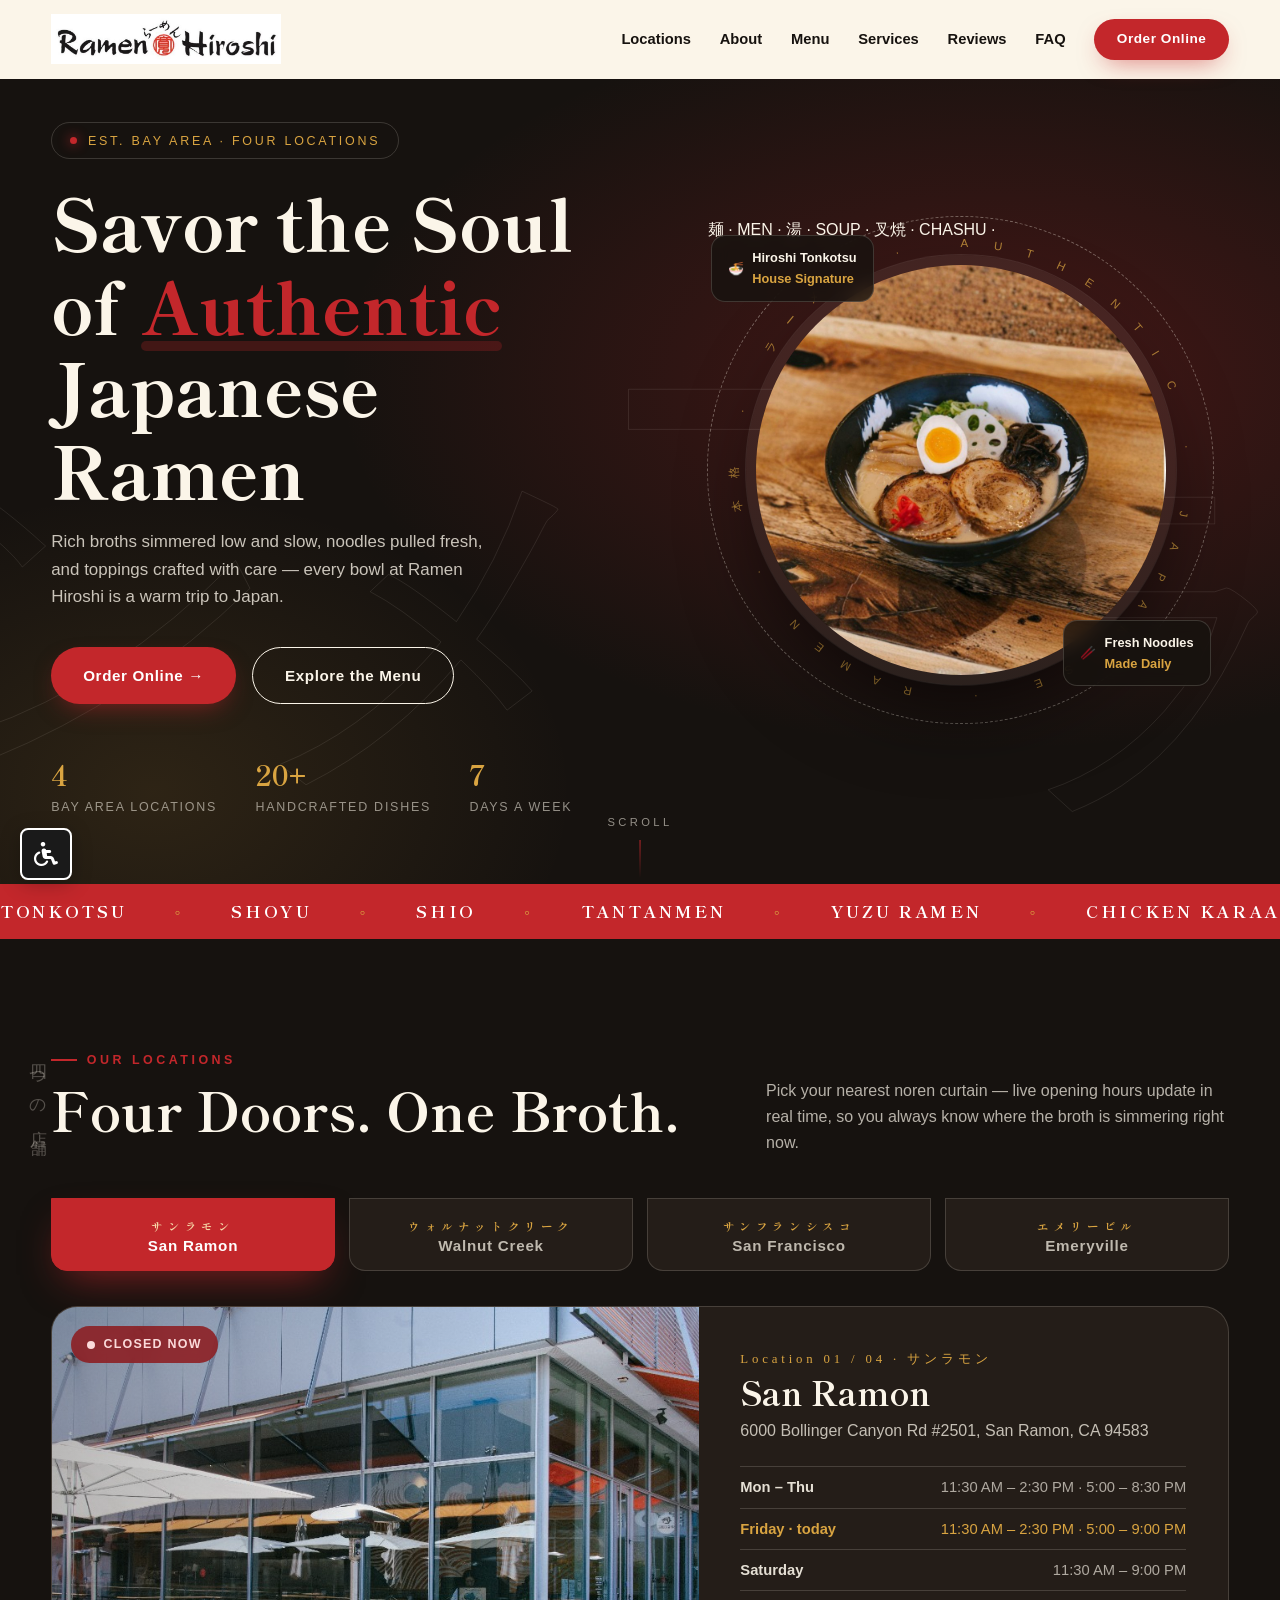
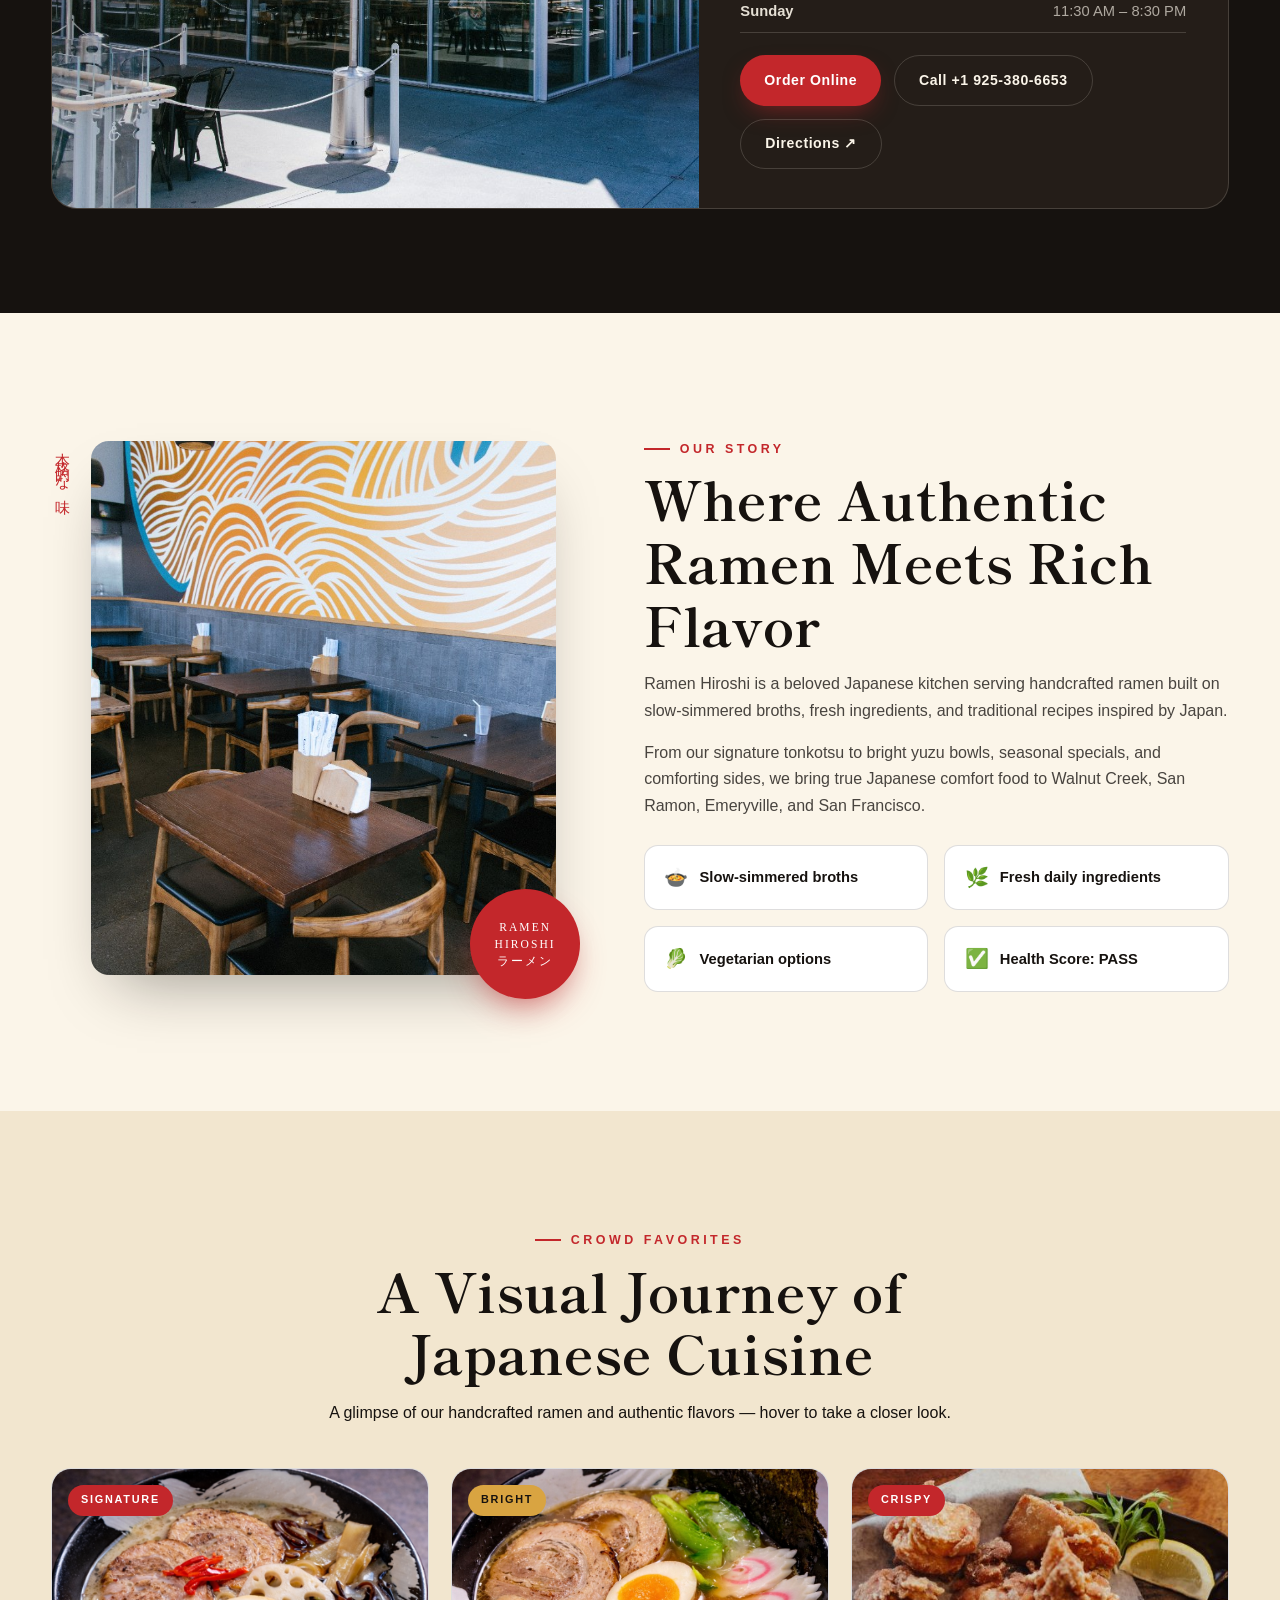
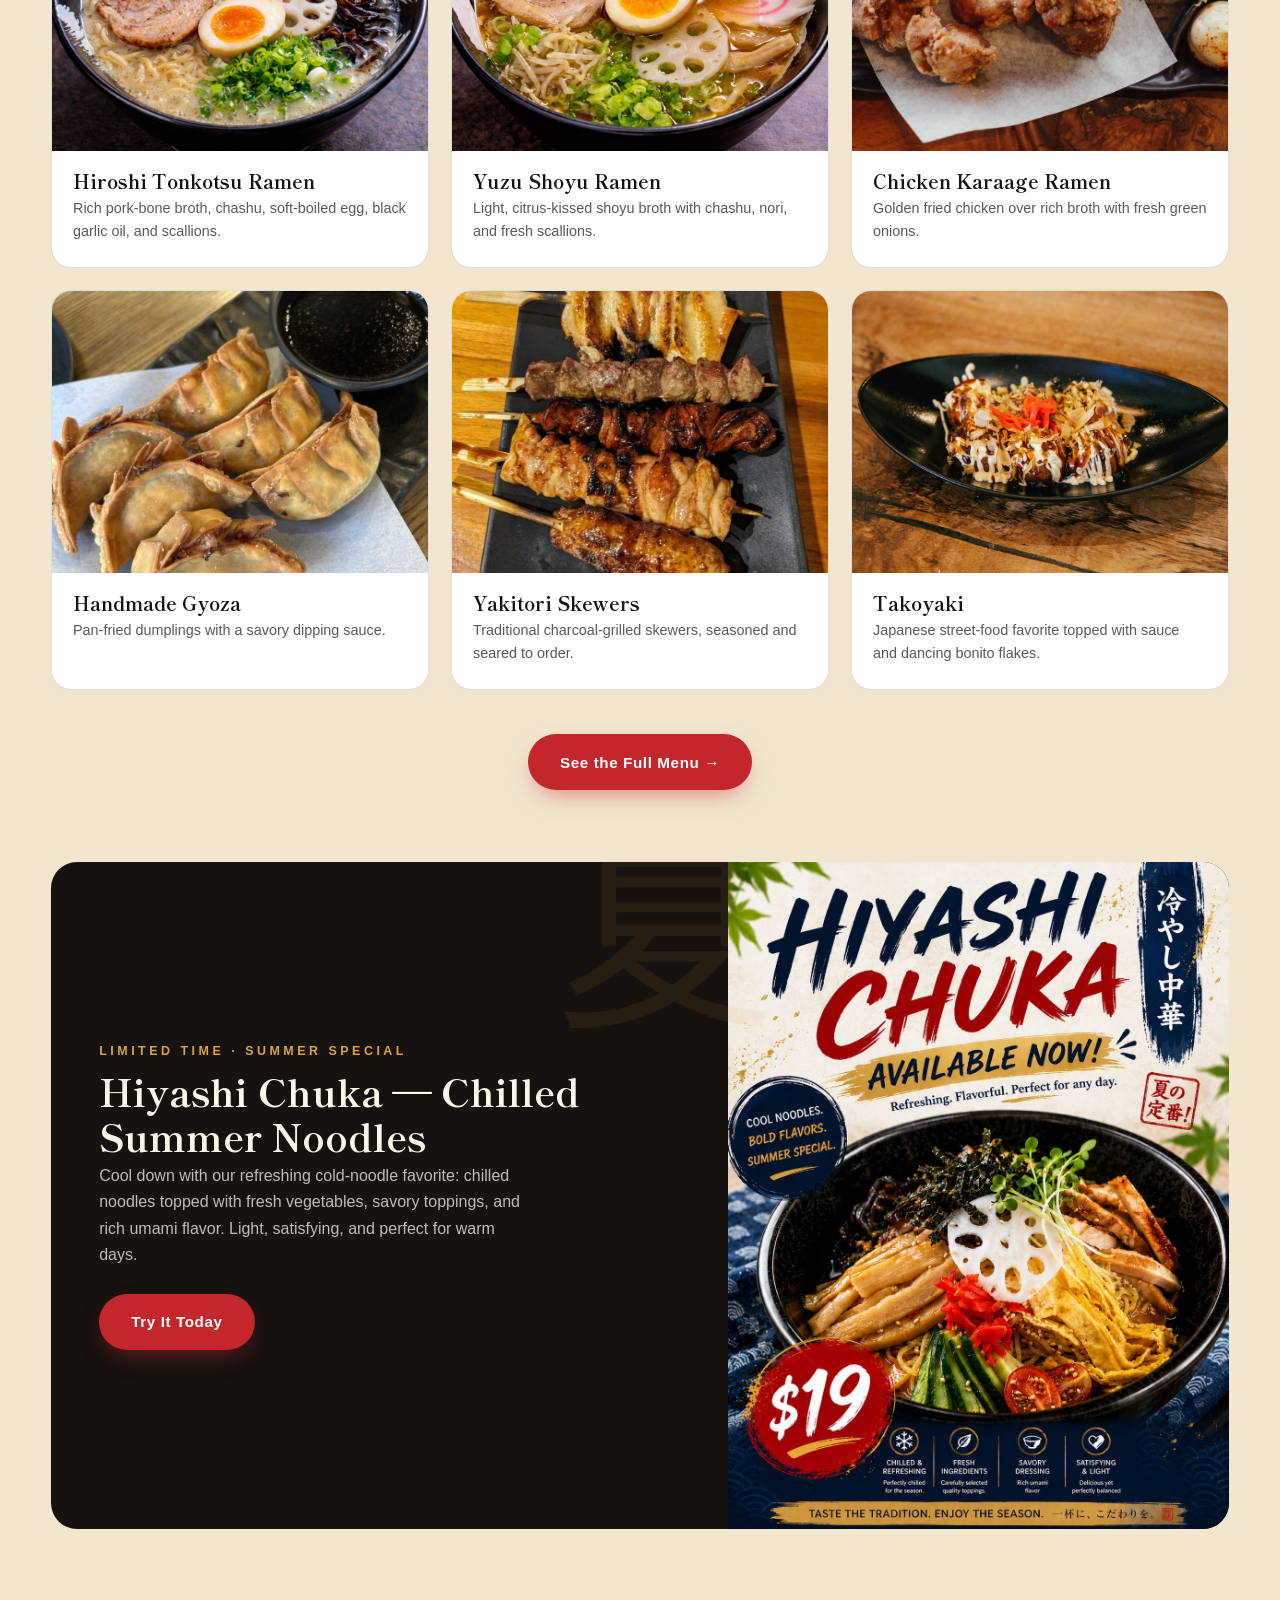
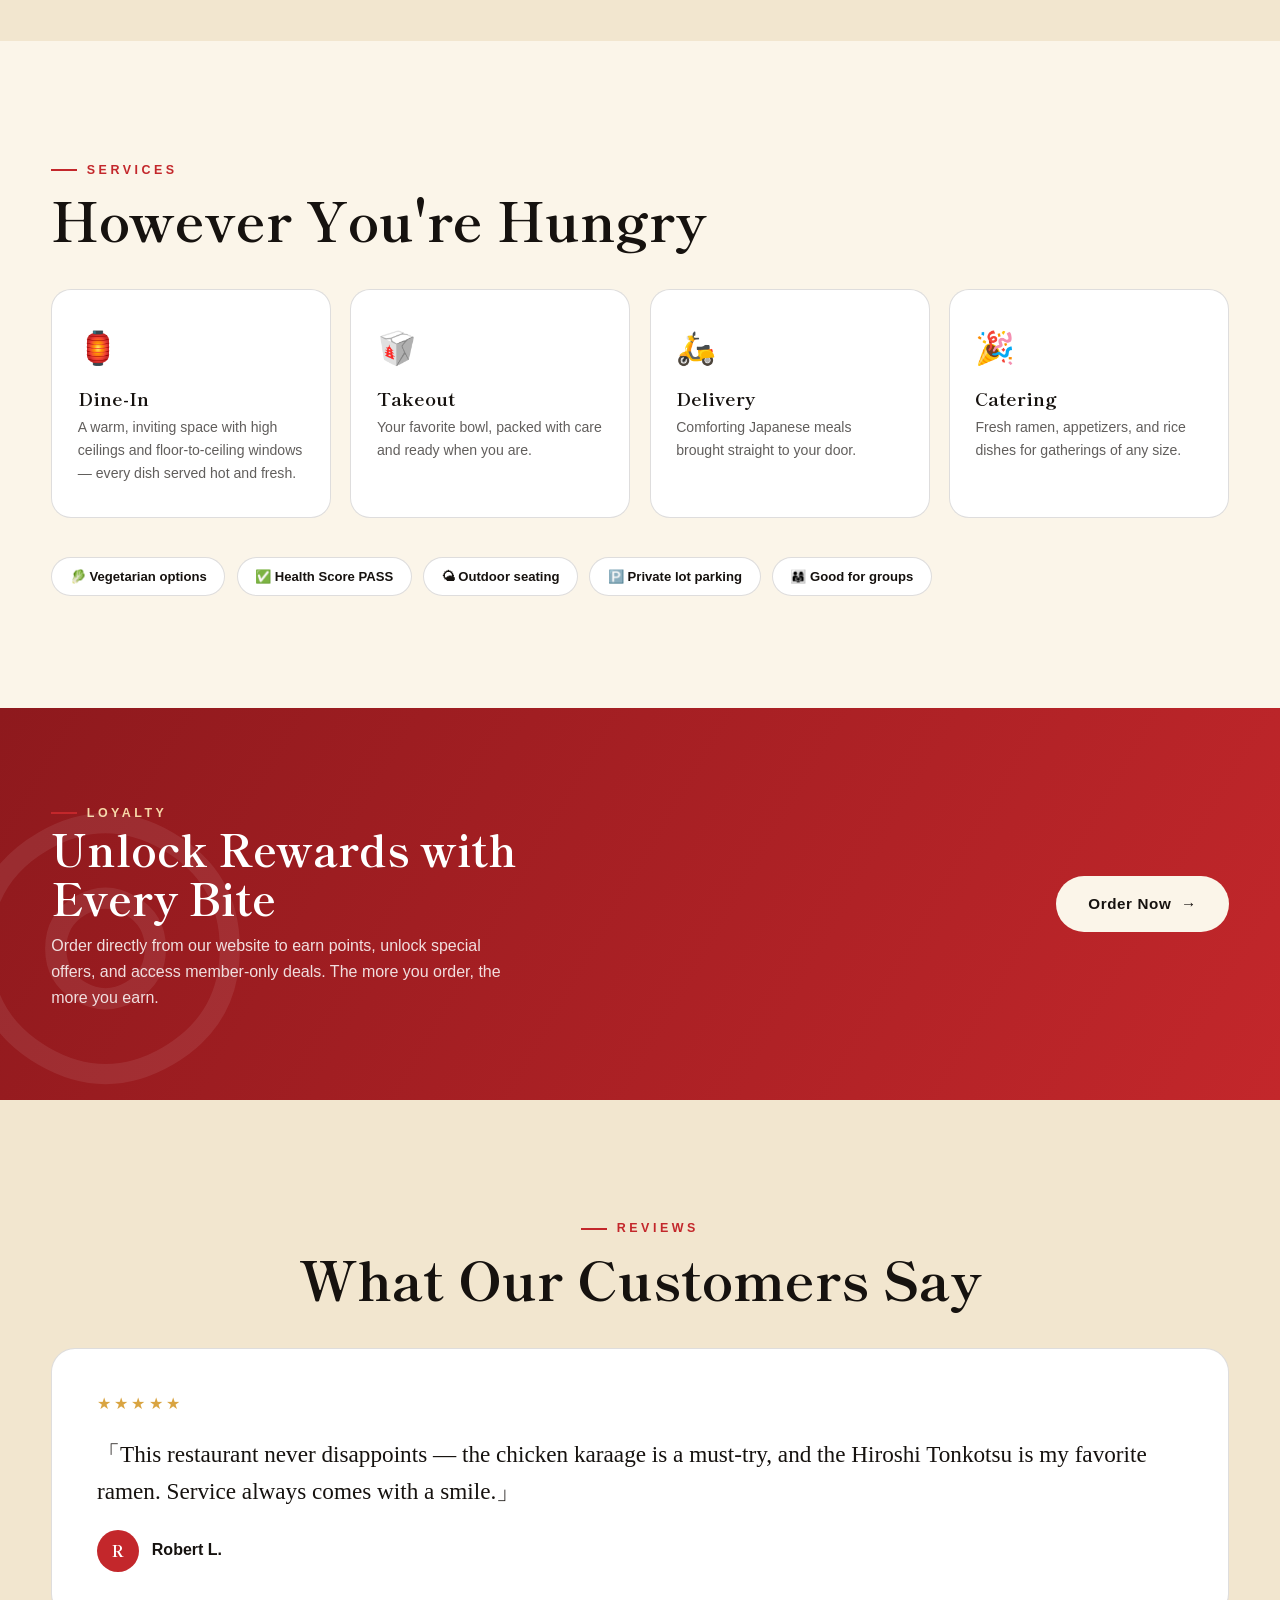
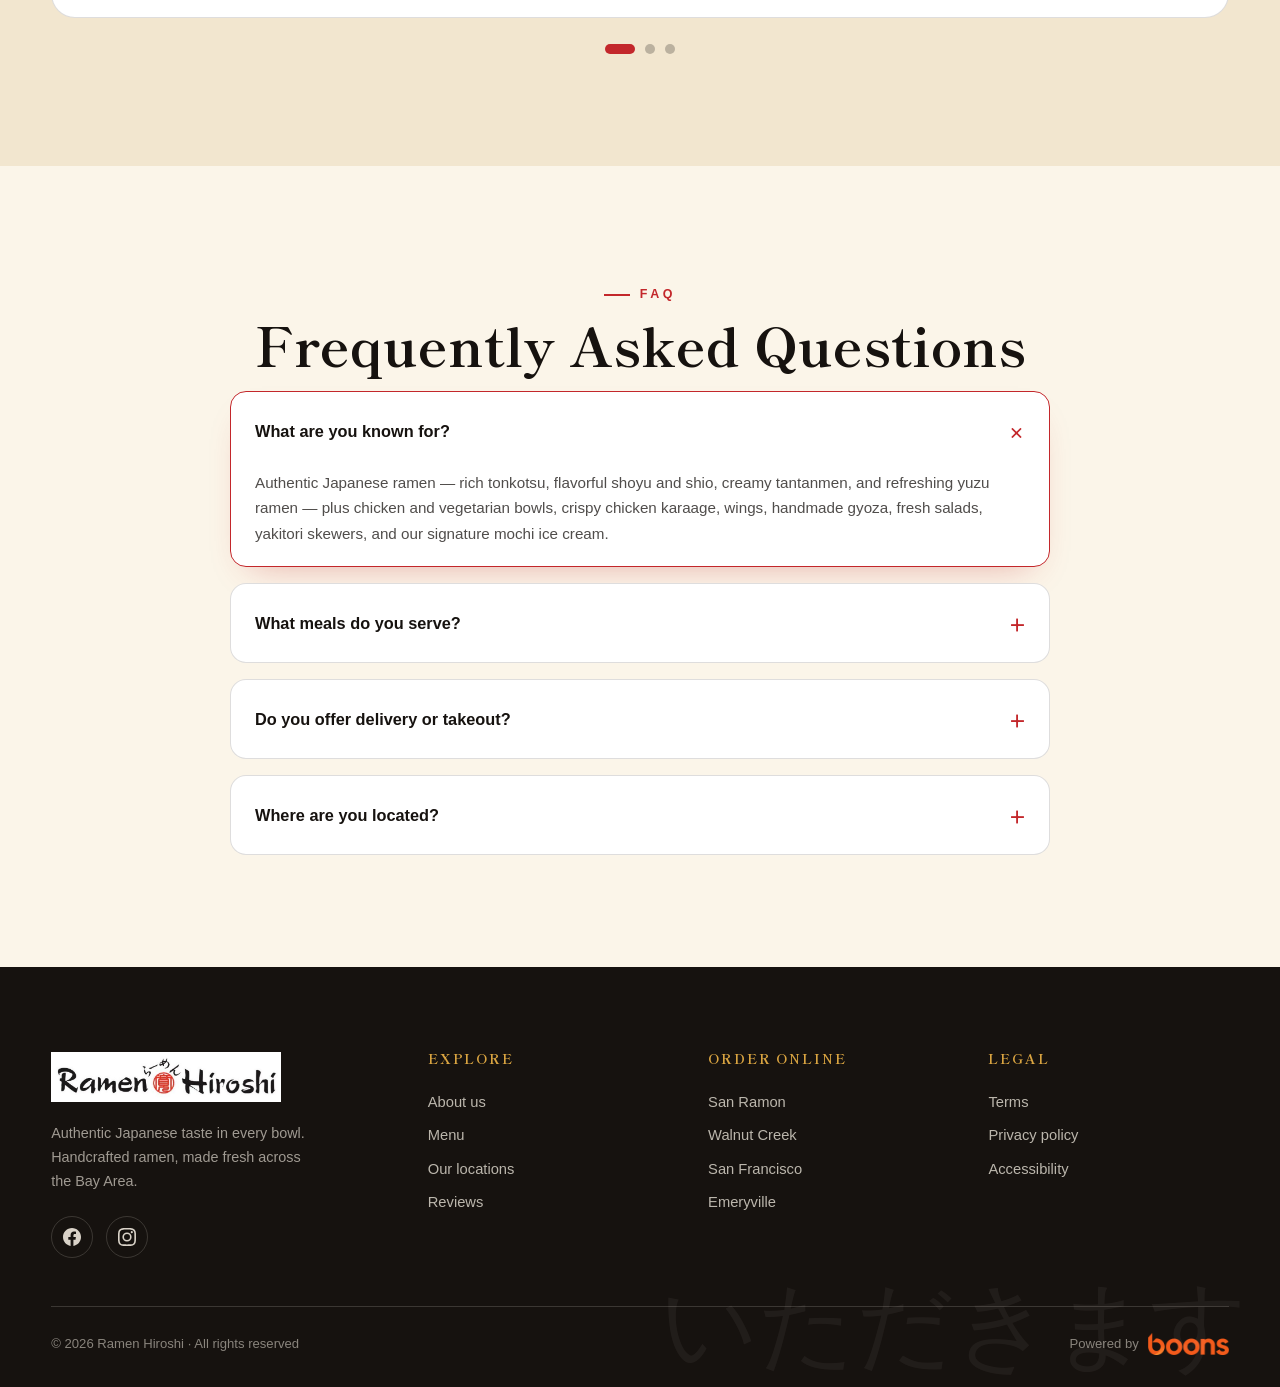
<file: ramen-hiroshi-website.html>
<!DOCTYPE html>
<html lang="en">
<head>
<meta charset="UTF-8">
<meta name="viewport" content="width=device-width, initial-scale=1">
<title>Ramen Hiroshi | Authentic Japanese Ramen — San Ramon · Walnut Creek · San Francisco · Emeryville</title>
<meta name="description" content="Handcrafted Japanese ramen with rich slow-simmered broths, fresh noodles, and traditional recipes. Dine in or order online at our four Bay Area locations.">
<link rel="icon" href="assets/fav-icon.jpg">
<link rel="preconnect" href="https://fonts.googleapis.com">
<link rel="preconnect" href="https://fonts.gstatic.com" crossorigin>
<link href="https://fonts.googleapis.com/css2?family=Shippori+Mincho+B1:wght@400;600;700;800&family=Zen+Kaku+Gothic+New:wght@400;500;700;900&display=swap" rel="stylesheet">
<link rel="stylesheet" href="https://cdnjs.cloudflare.com/ajax/libs/font-awesome/6.5.1/css/all.min.css" crossorigin="anonymous">
<link rel="stylesheet" href="accessibility.css">
<style>
:root{
  --ink:#16120F;          /* lacquer black */
  --ink-2:#241D18;
  --paper:#FBF5E9;        /* rice paper */
  --broth:#F2E6CF;        /* tonkotsu cream */
  --red:#C3272B;          /* shu vermilion — brand red */
  --red-deep:#8E191D;
  --gold:#D9A441;
  --line:rgba(22,18,15,.14);
  --line-light:rgba(251,245,233,.16);
  --disp:'Shippori Mincho B1',serif;
  --body:'Zen Kaku Gothic New',sans-serif;
  --rad:18px;
  --ease:cubic-bezier(.22,1,.36,1);
}
*{margin:0;padding:0;box-sizing:border-box}
html{scroll-behavior:smooth;overflow-x:clip}
body{font-family:var(--body);background:var(--paper);color:var(--ink);line-height:1.65;overflow-x:clip}
img{max-width:100%;display:block}
a{color:inherit;text-decoration:none}
button{font-family:inherit;cursor:pointer;border:none;background:none;color:inherit}
h1,h2,h3,.disp{font-family:var(--disp);font-weight:700;line-height:1.15}
::selection{background:var(--red);color:var(--paper)}

/* ---------- utilities ---------- */
.wrap{width:min(1180px,92%);margin:0 auto}
.eyebrow{display:inline-flex;align-items:center;gap:.6rem;font-size:.78rem;font-weight:700;letter-spacing:.28em;text-transform:uppercase;color:var(--red)}
.eyebrow::before{content:"";width:26px;height:2px;background:var(--red)}
.sec-title{font-size:clamp(2rem,4.4vw,3.4rem);margin:.5rem 0 1rem}
.btn{display:inline-flex;align-items:center;gap:.6rem;padding:.95rem 2rem;border-radius:999px;font-weight:700;font-size:.95rem;letter-spacing:.04em;transition:transform .35s var(--ease),box-shadow .35s var(--ease),background .3s}
.btn-red{background:var(--red);color:#fff;box-shadow:0 10px 26px -10px rgba(195,39,43,.65)}
.btn-red:hover{transform:translateY(-3px);background:var(--red-deep);box-shadow:0 16px 32px -10px rgba(195,39,43,.7)}
.btn-ghost{border:1.5px solid currentColor}
.btn-ghost:hover{background:var(--ink);color:var(--paper);transform:translateY(-3px)}
.reveal{opacity:0;transform:translateY(34px);transition:opacity .9s var(--ease),transform .9s var(--ease)}
.reveal.in{opacity:1;transform:none}
.d1{transition-delay:.08s}.d2{transition-delay:.16s}.d3{transition-delay:.24s}.d4{transition-delay:.32s}

/* ---------- nav ---------- */
nav{position:fixed;inset:0 0 auto 0;z-index:100;background:var(--paper);box-shadow:0 1px 0 var(--line);transition:box-shadow .4s,padding .4s}
nav .bar{display:flex;align-items:center;justify-content:space-between;padding:.9rem 0}
.logo{display:flex;align-items:center}
.logo img{width:min(230px,42vw);height:50px;object-fit:contain;transition:transform .5s var(--ease)}
.logo:hover img{transform:scale(1.03)}
.nav-links{display:flex;align-items:center;gap:1.8rem;font-weight:600;font-size:.92rem}
.nav-links a{position:relative;padding:.3rem 0}
.nav-links a::after{content:"";position:absolute;left:0;bottom:0;width:100%;height:2px;background:var(--red);transform:scaleX(0);transform-origin:right;transition:transform .35s var(--ease)}
.nav-links a:hover::after{transform:scaleX(1);transform-origin:left}
.nav-links .btn{padding:.6rem 1.4rem;font-size:.85rem}
.burger{display:none;flex-direction:column;gap:5px;padding:.5rem;z-index:110}
.burger span{width:26px;height:2.5px;background:var(--ink);border-radius:2px;transition:.35s var(--ease)}
nav.open .burger span:nth-child(1){transform:translateY(7.5px) rotate(45deg)}
nav.open .burger span:nth-child(2){opacity:0}
nav.open .burger span:nth-child(3){transform:translateY(-7.5px) rotate(-45deg)}

/* ---------- hero ---------- */
.hero{position:relative;min-height:100svh;background:var(--ink);color:var(--paper);display:flex;align-items:center;overflow:hidden}
.hero::before{content:"";position:absolute;inset:0;background:radial-gradient(1100px 620px at 78% 42%,rgba(195,39,43,.28),transparent 60%),radial-gradient(700px 500px at 12% 88%,rgba(217,164,65,.12),transparent 60%)}
.kanji-bg{position:absolute;right:-2%;top:50%;transform:translateY(-50%);font-family:var(--disp);font-size:clamp(14rem,30vw,26rem);line-height:.9;color:transparent;-webkit-text-stroke:1px rgba(251,245,233,.09);writing-mode:vertical-rl;user-select:none;pointer-events:none;letter-spacing:.05em}
.hero .wrap{position:relative;z-index:2;display:grid;grid-template-columns:1.05fr .95fr;gap:3rem;align-items:center;padding:7.5rem 0 5rem}
.hero-tag{display:inline-flex;align-items:center;gap:.7rem;border:1px solid var(--line-light);border-radius:999px;padding:.45rem 1.1rem;font-size:.78rem;letter-spacing:.22em;text-transform:uppercase;color:var(--gold)}
.hero-tag i{width:7px;height:7px;border-radius:50%;background:var(--red);box-shadow:0 0 12px var(--red);animation:pulse 2s infinite}
@keyframes pulse{50%{transform:scale(1.5);opacity:.6}}
.hero h1{font-size:clamp(2.7rem,5.6vw,4.6rem);font-weight:800;margin:1.3rem 0 1.1rem}
.hero h1 em{font-style:normal;color:var(--red);position:relative}
.hero h1 em::after{content:"";position:absolute;left:0;bottom:.06em;width:100%;height:.14em;background:var(--red);opacity:.25;border-radius:99px}
.hero p{max-width:46ch;color:rgba(251,245,233,.78);font-size:1.06rem}
.hero-ctas{display:flex;gap:1rem;margin-top:2.2rem;flex-wrap:wrap}
.hero-stats{display:flex;gap:2.4rem;margin-top:3rem;flex-wrap:wrap}
.hero-stats div b{font-family:var(--disp);font-size:1.7rem;color:var(--gold)}
.hero-stats div span{display:block;font-size:.78rem;letter-spacing:.14em;text-transform:uppercase;color:rgba(251,245,233,.55)}

/* bowl + steam */
.bowl-stage{position:relative;display:grid;place-items:center;width:100%;max-width:min(500px,92vw);margin:0 auto;padding:1.25rem 0;overflow:visible}
.bowl-visual{position:relative;display:grid;place-items:center;width:min(430px,80vw);aspect-ratio:1;overflow:visible;margin:0 auto}
.bowl-ring{position:absolute;left:50%;top:50%;width:118%;aspect-ratio:1;margin-left:-59%;margin-top:-59%;border-radius:50%;border:1px dashed rgba(251,245,233,.35);animation:spin 40s linear infinite;z-index:1;pointer-events:none}
.bowl-ring::before{content:"麺 · MEN · 湯 · SOUP · 叉焼 · CHASHU · ";position:absolute;inset:0}
@keyframes spin{to{transform:rotate(360deg)}}
.orbit-txt{position:absolute;left:50%;top:50%;width:118%;aspect-ratio:1;margin-left:-59%;margin-top:-59%;animation:spin 46s linear infinite reverse;pointer-events:none;z-index:2}
.orbit-txt span{position:absolute;left:50%;top:50%;font-size:.72rem;letter-spacing:.3em;text-transform:uppercase;color:rgba(217,164,65,.75);transform-origin:0 0}
.bowl{position:relative;z-index:3;width:100%;aspect-ratio:1;border-radius:50%;object-fit:cover;border:10px solid rgba(251,245,233,.06);box-shadow:0 40px 90px -30px rgba(0,0,0,.8),0 0 0 1px rgba(251,245,233,.1);animation:float 6s ease-in-out infinite}
@keyframes float{50%{transform:translateY(-14px)}}
.steam{position:absolute;bottom:78%;left:50%;pointer-events:none;z-index:3}
.steam i{position:absolute;bottom:0;width:9px;height:9px;border-radius:50%;background:rgba(251,245,233,.5);filter:blur(6px);opacity:0;animation:rise 4.2s ease-in infinite}
@keyframes rise{0%{opacity:0;transform:translate(0,0) scale(.6)}15%{opacity:.85}100%{opacity:0;transform:translate(var(--dx,0),-190px) scale(2.6)}}
.chip{position:absolute;background:rgba(22,18,15,.78);backdrop-filter:blur(8px);border:1px solid var(--line-light);border-radius:14px;padding:.7rem 1rem;font-size:.8rem;font-weight:700;display:flex;align-items:center;gap:.55rem;animation:float 7s ease-in-out infinite;z-index:5;white-space:nowrap}
.chip b{color:var(--gold)}
.chip.c1{top:0;left:0;animation-delay:.8s}
.chip.c2{bottom:4%;right:0;animation-delay:1.6s}
.scroll-cue{position:absolute;bottom:1.4rem;left:50%;transform:translateX(-50%);z-index:5;font-size:.7rem;letter-spacing:.3em;text-transform:uppercase;color:rgba(251,245,233,.55);display:flex;flex-direction:column;align-items:center;gap:.5rem}
.scroll-cue::after{content:"";width:1px;height:38px;background:linear-gradient(var(--red),transparent);animation:drip 1.8s infinite}
@keyframes drip{from{transform:scaleY(0);transform-origin:top}to{transform:scaleY(1);transform-origin:top}}

/* ---------- ticker ---------- */
.ticker-wrap{overflow:hidden;margin:-1rem 0}
.ticker{background:var(--red);color:#fff;overflow:hidden;padding:.85rem 0;position:relative;z-index:5;box-shadow:0 12px 30px -12px rgba(195,39,43,.6)}
.ticker-track{display:flex;gap:3rem;width:max-content;animation:slide 26s linear infinite;font-family:var(--disp);font-weight:700;font-size:1.05rem;letter-spacing:.16em;text-transform:uppercase;white-space:nowrap}
.ticker:hover .ticker-track{animation-play-state:paused}
@keyframes slide{to{transform:translateX(-50%)}}
.ticker-track span::after{content:"◦";margin-left:3rem;color:var(--gold)}

/* ---------- locations (signature) ---------- */
.loc-sec{background:var(--ink);color:var(--paper);padding:7.5rem 0 6.5rem;position:relative;overflow:hidden}
.loc-sec .kanji-side{position:absolute;left:1.5rem;top:8rem;writing-mode:vertical-rl;font-family:var(--disp);font-size:1.05rem;letter-spacing:.55em;color:rgba(251,245,233,.28)}
.loc-head{display:flex;justify-content:space-between;align-items:flex-end;gap:2rem;flex-wrap:wrap;margin-bottom:2.6rem}
.loc-head p{max-width:52ch;color:rgba(251,245,233,.7)}
.noren{display:grid;grid-template-columns:repeat(4,1fr);gap:.9rem;margin-bottom:2.2rem}
.noren button{position:relative;padding:1.15rem .6rem 1rem;background:var(--ink-2);border:1px solid var(--line-light);border-radius:0 0 16px 16px;color:rgba(251,245,233,.72);font-weight:700;font-size:.95rem;letter-spacing:.05em;transition:.35s var(--ease);transform-origin:top center;overflow:hidden}
.noren button small{display:block;font-family:var(--disp);font-size:.72rem;letter-spacing:.4em;color:var(--gold);margin-bottom:.2rem}
.noren button::before{content:"";position:absolute;inset:0 0 auto 0;height:4px;background:var(--red);opacity:0;transition:.3s}
.noren button:hover{transform:rotate(1.6deg);color:var(--paper)}
.noren button.on{background:var(--red);color:#fff;border-color:var(--red);box-shadow:0 18px 40px -14px rgba(195,39,43,.65)}
.noren button.on small{color:#F6D8A8}
.loc-panel{display:grid;grid-template-columns:1.1fr .9fr;gap:0;border:1px solid var(--line-light);border-radius:26px;overflow:hidden;background:var(--ink-2)}
.loc-photo{position:relative;min-height:440px;overflow:hidden}
.loc-photo img{position:absolute;inset:0;width:100%;height:100%;object-fit:cover;transform:scale(1.06);transition:opacity .6s,transform 8s var(--ease)}
.loc-panel.show .loc-photo img{transform:scale(1.14)}
.loc-photo::after{content:"";position:absolute;inset:0;background:linear-gradient(120deg,rgba(22,18,15,.35),transparent 55%)}
.loc-badge{position:absolute;top:1.2rem;left:1.2rem;z-index:2;display:inline-flex;align-items:center;gap:.5rem;padding:.5rem 1rem;border-radius:999px;font-size:.78rem;font-weight:900;letter-spacing:.1em;text-transform:uppercase;backdrop-filter:blur(8px)}
.loc-badge.open{background:rgba(34,120,63,.85);color:#DFF7E6}
.loc-badge.closed{background:rgba(142,25,29,.85);color:#FBDADA}
.loc-badge i{width:8px;height:8px;border-radius:50%;background:currentColor;animation:pulse 1.8s infinite}
.loc-info{padding:2.6rem 2.6rem 2.4rem;display:flex;flex-direction:column}
.loc-info h3{font-size:clamp(1.7rem,2.6vw,2.3rem);margin:.2rem 0 .4rem}
.loc-info .addr{color:rgba(251,245,233,.75)}
.loc-info .num{font-family:var(--disp);color:var(--gold);letter-spacing:.3em;font-size:.8rem}
.hours{margin:1.4rem 0;border-top:1px solid var(--line-light);font-size:.92rem}
.hours div{display:flex;justify-content:space-between;gap:1rem;padding:.5rem 0;border-bottom:1px solid var(--line-light)}
.hours b{color:rgba(251,245,233,.9);font-weight:700}
.hours span{color:rgba(251,245,233,.65);text-align:right}
.hours div.today{color:var(--gold)}
.hours div.today b,.hours div.today span{color:var(--gold)}
.loc-ctas{display:flex;gap:.8rem;flex-wrap:wrap;margin-top:auto}
.loc-ctas .btn{padding:.8rem 1.5rem;font-size:.88rem}
.btn-line{border:1.5px solid var(--line-light);color:var(--paper)}
.btn-line:hover{background:var(--paper);color:var(--ink);transform:translateY(-3px)}
.loc-fade{animation:locIn .55s var(--ease)}
@keyframes locIn{from{opacity:0;transform:translateY(16px)}to{opacity:1;transform:none}}

/* ---------- about ---------- */
.about{padding:7rem 0}
.about .wrap{display:grid;grid-template-columns:.95fr 1.05fr;gap:4rem;align-items:center}
.about-img{position:relative;overflow:visible;padding:1rem 1.5rem 1.5rem 2.5rem}
.about-img img{border-radius:var(--rad);aspect-ratio:4/4.6;object-fit:cover;box-shadow:0 30px 60px -25px rgba(22,18,15,.4);width:100%}
.about-img .stamp{position:absolute;right:0;bottom:0;z-index:2;width:110px;height:110px;border-radius:50%;background:var(--red);color:#fff;display:grid;place-items:center;font-family:var(--disp);text-align:center;font-size:.72rem;letter-spacing:.18em;line-height:1.5;box-shadow:0 16px 34px -12px rgba(195,39,43,.7);animation:spin 24s linear infinite}
.about-img .vtxt{position:absolute;left:0;top:1rem;writing-mode:vertical-rl;font-family:var(--disp);letter-spacing:.5em;font-size:.95rem;color:var(--red)}
.about p{color:rgba(22,18,15,.78);margin-bottom:1rem}
.about-feats{display:grid;grid-template-columns:1fr 1fr;gap:1rem;margin-top:1.6rem}
.about-feats div{border:1px solid var(--line);border-radius:14px;padding:1rem 1.2rem;font-weight:700;font-size:.92rem;display:flex;gap:.7rem;align-items:center;background:#fff;transition:.35s var(--ease)}
.about-feats div:hover{transform:translateY(-4px);border-color:var(--red);box-shadow:0 14px 30px -16px rgba(195,39,43,.4)}
.about-feats i{font-style:normal;font-size:1.2rem}

/* ---------- menu ---------- */
.menu{background:var(--broth);padding:7rem 0;position:relative}
.menu-grid{display:grid;grid-template-columns:repeat(3,1fr);gap:1.4rem;margin-top:2.6rem}
.dish{position:relative;background:#fff;border-radius:20px;overflow:hidden;border:1px solid var(--line);transition:transform .45s var(--ease),box-shadow .45s var(--ease)}
.dish:hover{transform:translateY(-8px) rotate(-.4deg);box-shadow:0 28px 50px -22px rgba(22,18,15,.45)}
.dish figure{overflow:hidden;aspect-ratio:4/3}
.dish img{width:100%;height:100%;object-fit:cover;transition:transform .8s var(--ease)}
.dish:hover img{transform:scale(1.09)}
.dish .body{padding:1.2rem 1.3rem 1.4rem}
.dish h3{font-size:1.2rem;margin-bottom:.3rem}
.dish p{font-size:.9rem;color:rgba(22,18,15,.7)}
.dish .tag{position:absolute;top:1rem;left:1rem;background:var(--red);color:#fff;font-size:.68rem;font-weight:900;letter-spacing:.16em;text-transform:uppercase;padding:.4rem .8rem;border-radius:999px}
.dish .tag.gold{background:var(--gold);color:var(--ink)}
.menu-cta{text-align:center;margin-top:2.8rem}

/* summer special */
.special{margin-top:4.5rem;background:var(--ink);color:var(--paper);border-radius:26px;display:grid;grid-template-columns:1.15fr .85fr;overflow:hidden;position:relative}
.special::before{content:"夏";position:absolute;right:38%;top:-18%;font-family:var(--disp);font-size:14rem;color:rgba(217,164,65,.08);pointer-events:none}
.special .txt{padding:3rem;display:flex;flex-direction:column;justify-content:center;gap:.4rem}
.special h3{font-size:clamp(1.6rem,3vw,2.4rem)}
.special p{color:rgba(251,245,233,.75);max-width:48ch}
.special img{width:100%;height:100%;object-fit:cover;min-height:300px}
.special .lim{color:var(--gold);font-size:.78rem;letter-spacing:.28em;text-transform:uppercase;font-weight:700}

/* ---------- services ---------- */
.services{padding:7rem 0}
.serv-grid{display:grid;grid-template-columns:repeat(4,1fr);gap:1.2rem;margin-top:2.4rem}
.serv{border:1px solid var(--line);border-radius:20px;padding:2rem 1.6rem;background:#fff;transition:.4s var(--ease);position:relative;overflow:hidden}
.serv::after{content:"";position:absolute;inset:auto 0 0 0;height:4px;background:var(--red);transform:scaleX(0);transition:.4s var(--ease)}
.serv:hover{transform:translateY(-6px);box-shadow:0 22px 44px -20px rgba(22,18,15,.4)}
.serv:hover::after{transform:scaleX(1)}
.serv i{font-style:normal;font-size:2rem;display:block;margin-bottom:.8rem}
.serv h3{font-size:1.15rem;margin-bottom:.4rem}
.serv p{font-size:.88rem;color:rgba(22,18,15,.68)}
.amen{display:flex;flex-wrap:wrap;gap:.7rem;margin-top:2.4rem}
.amen span{border:1px solid var(--line);border-radius:999px;padding:.5rem 1.1rem;font-size:.82rem;font-weight:700;background:#fff;transition:.3s}
.amen span:hover{background:var(--ink);color:var(--paper)}

/* ---------- rewards ---------- */
.rewards{background:linear-gradient(120deg,var(--red-deep),var(--red));color:#fff;padding:5.5rem 0;position:relative;overflow:hidden}
.rewards::before{content:"◎";position:absolute;left:-3rem;top:-5rem;font-size:22rem;opacity:.08}
.rewards .wrap{display:flex;justify-content:space-between;align-items:center;gap:2.5rem;flex-wrap:wrap}
.rewards h2{font-size:clamp(1.8rem,3.4vw,2.7rem);max-width:22ch}
.rewards p{max-width:52ch;color:rgba(255,255,255,.85);margin-top:.6rem}
.rewards .btn{background:var(--paper);color:var(--ink)}
.rewards .btn:hover{transform:translateY(-3px);background:#fff}

/* ---------- reviews ---------- */
.reviews{padding:7rem 0;background:var(--broth)}
.rev-stage{position:relative;margin-top:2.4rem;min-height:270px}
.rev{position:absolute;inset:0;opacity:0;transform:translateY(18px);transition:.7s var(--ease);background:#fff;border:1px solid var(--line);border-radius:24px;padding:2.6rem 2.8rem;display:flex;flex-direction:column;gap:1.2rem;pointer-events:none}
.rev.on{opacity:1;transform:none;pointer-events:auto}
.rev q{font-family:var(--disp);font-size:clamp(1.1rem,2vw,1.45rem);line-height:1.6;quotes:"「" "」"}
.rev .who{display:flex;align-items:center;gap:.8rem;font-weight:700}
.rev .who i{font-style:normal;width:42px;height:42px;border-radius:50%;background:var(--red);color:#fff;display:grid;place-items:center;font-family:var(--disp)}
.rev .stars{color:var(--gold);letter-spacing:.2em}
.rev-dots{display:flex;gap:.6rem;justify-content:center;margin-top:1.6rem}
.rev-dots button{width:10px;height:10px;border-radius:99px;background:rgba(22,18,15,.25);transition:.35s var(--ease)}
.rev-dots button.on{width:30px;background:var(--red)}

/* ---------- faq ---------- */
.faq{padding:7rem 0}
.faq .wrap{max-width:820px}
.qa{border:1px solid var(--line);border-radius:16px;margin-top:1rem;background:#fff;overflow:hidden;transition:.3s}
.qa summary{list-style:none;display:flex;justify-content:space-between;align-items:center;gap:1rem;padding:1.2rem 1.5rem;font-weight:700;cursor:pointer;font-size:1.02rem}
.qa summary::-webkit-details-marker{display:none}
.qa summary::after{content:"+";font-family:var(--disp);font-size:1.5rem;color:var(--red);transition:.3s var(--ease)}
.qa[open]{border-color:var(--red);box-shadow:0 16px 34px -20px rgba(195,39,43,.4)}
.qa[open] summary::after{transform:rotate(45deg)}
.qa p{padding:0 1.5rem 1.3rem;color:rgba(22,18,15,.75);font-size:.95rem}

/* ---------- footer ---------- */
footer{background:var(--ink);color:var(--paper);padding:5rem 0 2rem;position:relative;overflow:hidden}
footer::before{content:"いただきます";position:absolute;right:2rem;bottom:-1.2rem;font-family:var(--disp);font-size:6rem;color:rgba(251,245,233,.05);white-space:nowrap}
.foot-grid{display:grid;grid-template-columns:1.4fr 1fr 1fr 1fr;gap:2.5rem;padding-bottom:3rem;border-bottom:1px solid var(--line-light)}
.foot-grid h4{font-family:var(--disp);letter-spacing:.14em;text-transform:uppercase;font-size:.85rem;color:var(--gold);margin-bottom:1rem}
.foot-grid a{display:block;padding:.28rem 0;color:rgba(251,245,233,.72);font-size:.92rem;transition:.25s}
.foot-grid a:hover{color:var(--red)}
.foot-brand p{color:rgba(251,245,233,.6);font-size:.9rem;max-width:34ch;margin-top:1rem}
.socials{display:flex;gap:.8rem;margin-top:1.4rem}
.socials a{width:42px;height:42px;border:1px solid var(--line-light);border-radius:50%;display:grid;place-items:center;color:rgba(251,245,233,.85);transition:.3s var(--ease)}
.socials a svg{width:18px;height:18px;fill:currentColor}
.socials a:hover{background:var(--red);border-color:var(--red);color:#fff;transform:translateY(-4px) rotate(-8deg)}
.foot-base{display:flex;justify-content:space-between;gap:1rem;flex-wrap:wrap;padding-top:1.6rem;font-size:.82rem;color:rgba(251,245,233,.5)}
.powered-by{display:inline-flex;align-items:center;gap:.55rem}
.powered-by a{display:inline-flex;align-items:center;transition:opacity .25s}
.powered-by a:hover{opacity:.85}
.powered-by img{height:22px;width:auto;display:block}

/* to top */
#toTop{position:fixed;right:1.4rem;bottom:1.4rem;width:52px;height:52px;border-radius:50%;background:var(--red);color:#fff;font-size:1.2rem;box-shadow:0 14px 30px -10px rgba(195,39,43,.7);opacity:0;pointer-events:none;transform:translateY(14px);transition:.4s var(--ease);z-index:90}
#toTop.show{opacity:1;pointer-events:auto;transform:none}
#toTop:hover{transform:translateY(-4px)}

/* ---------- responsive ---------- */
@media(max-width:992px){
  .nav-links{position:fixed;inset:0;background:var(--paper);flex-direction:column;justify-content:center;gap:1.6rem;font-size:1.3rem;transform:translateX(100%);transition:transform .45s var(--ease)}
  nav.open .nav-links{transform:none}
  .burger{display:flex}
}
@media(max-width:980px){
  .hero .wrap{grid-template-columns:1fr;text-align:center;padding-top:7rem}
  .hero p{margin:0 auto}
  .hero-ctas,.hero-stats{justify-content:center}
  .bowl-stage{margin-top:1.5rem}
  .kanji-bg{opacity:.5}
  .loc-panel{grid-template-columns:1fr}
  .loc-photo{min-height:300px}
  .about .wrap{grid-template-columns:1fr;gap:3rem}
  .menu-grid{grid-template-columns:1fr 1fr}
  .serv-grid{grid-template-columns:1fr 1fr}
  .special{grid-template-columns:1fr}
  .foot-grid{grid-template-columns:1fr 1fr}
}
@media(max-width:760px){
  .noren{grid-template-columns:1fr 1fr}
  .menu-grid{grid-template-columns:1fr}
  .chip{display:none}
  .about-img{padding:1rem .6rem 1.5rem 1rem}
  .about-img .stamp{right:.6rem;bottom:.6rem}
  .loc-info{padding:1.8rem 1.4rem}
  .rev{padding:1.8rem 1.4rem}
  .rev-stage{min-height:360px}
}
@media(prefers-reduced-motion:reduce){
  *,*::before,*::after{animation-duration:.01ms!important;animation-iteration-count:1!important;transition-duration:.01ms!important;scroll-behavior:auto!important}
}
</style>
</head>
<body>

<!-- ========== NAV ========== -->
<nav id="nav">
  <div class="wrap bar">
    <a class="logo" href="#top">
      <img src="assets/logo.jpg" alt="Ramen Hiroshi logo">
    </a>
    <div class="nav-links" id="navLinks">
      <a href="#locations">Locations</a>
      <a href="#about">About</a>
      <a href="#menu">Menu</a>
      <a href="#services">Services</a>
      <a href="#reviews">Reviews</a>
      <a href="#faq">FAQ</a>
      <a class="btn btn-red" href="#locations">Order Online</a>
    </div>
    <button class="burger" id="burger" aria-label="Toggle menu"><span></span><span></span><span></span></button>
  </div>
</nav>

<!-- ========== HERO ========== -->
<header class="hero" id="top">
  <div class="kanji-bg" aria-hidden="true">ラーメン</div>
  <div class="wrap">
    <div>
      <span class="hero-tag"><i></i> Est. Bay Area · Four Locations</span>
      <h1>Savor the Soul of <em>Authentic</em> Japanese Ramen</h1>
      <p>Rich broths simmered low and slow, noodles pulled fresh, and toppings crafted with care — every bowl at Ramen Hiroshi is a warm trip to Japan.</p>
      <div class="hero-ctas">
        <a class="btn btn-red" href="#locations">Order Online →</a>
        <a class="btn btn-ghost" href="#menu" style="color:var(--paper)">Explore the Menu</a>
      </div>
      <div class="hero-stats">
        <div><b>4</b><span>Bay Area locations</span></div>
        <div><b>20+</b><span>Handcrafted dishes</span></div>
        <div><b>7</b><span>Days a week</span></div>
      </div>
    </div>
    <div class="bowl-stage reveal in">
      <div class="bowl-visual">
        <div class="bowl-ring"></div>
        <div class="orbit-txt" id="orbit"></div>
        <div class="steam" id="steam"></div>
        <img class="bowl" src="assets/hero-bowl.jpg" alt="Hiroshi signature Tonkotsu ramen bowl with traditional toppings">
      </div>
      <div class="chip c1">🍜 <div>Hiroshi Tonkotsu<br><b>House Signature</b></div></div>
      <div class="chip c2">🥢 <div>Fresh Noodles<br><b>Made Daily</b></div></div>
    </div>
  </div>
  <div class="scroll-cue">Scroll</div>
</header>

<!-- ========== TICKER ========== -->
<div class="ticker-wrap" aria-hidden="true">
  <div class="ticker">
    <div class="ticker-track" id="ticker">
      <span>Tonkotsu</span><span>Shoyu</span><span>Shio</span><span>Tantanmen</span><span>Yuzu Ramen</span><span>Chicken Karaage</span><span>Gyoza</span><span>Yakitori</span><span>Takoyaki</span><span>Mochi Ice Cream</span>
    </div>
  </div>
</div>

<!-- ========== LOCATIONS ========== -->
<section class="loc-sec" id="locations">
  <div class="kanji-side" aria-hidden="true">四つの店舗</div>
  <div class="wrap">
    <div class="loc-head reveal">
      <div>
        <span class="eyebrow">Our Locations</span>
        <h2 class="sec-title" style="color:var(--paper)">Four Doors. One Broth.</h2>
      </div>
      <p>Pick your nearest noren curtain — live opening hours update in real time, so you always know where the broth is simmering right now.</p>
    </div>

    <div class="noren reveal d1" id="norenTabs" role="tablist"></div>

    <div class="loc-panel reveal d2" id="locPanel">
      <div class="loc-photo">
        <span class="loc-badge" id="locBadge"><i></i><span id="locBadgeTxt">—</span></span>
        <img id="locImg" src="" alt="">
      </div>
      <div class="loc-info" id="locInfo"></div>
    </div>
  </div>
</section>

<!-- ========== ABOUT ========== -->
<section class="about" id="about">
  <div class="wrap">
    <div class="about-img reveal">
      <span class="vtxt" aria-hidden="true">本格的な味</span>
      <img src="assets/about-interior.jpg" alt="Warm modern interior of Ramen Hiroshi with wooden tables">
      <div class="stamp">RAMEN<br>HIROSHI<br>ラーメン</div>
    </div>
    <div class="reveal d1">
      <span class="eyebrow">Our Story</span>
      <h2 class="sec-title">Where Authentic Ramen Meets Rich Flavor</h2>
      <p>Ramen Hiroshi is a beloved Japanese kitchen serving handcrafted ramen built on slow-simmered broths, fresh ingredients, and traditional recipes inspired by Japan.</p>
      <p>From our signature tonkotsu to bright yuzu bowls, seasonal specials, and comforting sides, we bring true Japanese comfort food to Walnut Creek, San Ramon, Emeryville, and San Francisco.</p>
      <div class="about-feats">
        <div><i>🍲</i> Slow-simmered broths</div>
        <div><i>🌿</i> Fresh daily ingredients</div>
        <div><i>🥬</i> Vegetarian options</div>
        <div><i>✅</i> Health Score: PASS</div>
      </div>
    </div>
  </div>
</section>

<!-- ========== MENU ========== -->
<section class="menu" id="menu">
  <div class="wrap">
    <div class="reveal" style="text-align:center;max-width:640px;margin:0 auto">
      <span class="eyebrow" style="justify-content:center">Crowd Favorites</span>
      <h2 class="sec-title">A Visual Journey of Japanese Cuisine</h2>
      <p>A glimpse of our handcrafted ramen and authentic flavors — hover to take a closer look.</p>
    </div>
    <div class="menu-grid">
      <article class="dish reveal"><span class="tag">Signature</span><figure><img src="assets/tonkotsu-ramen.png" alt="Hiroshi Tonkotsu Ramen"></figure><div class="body"><h3>Hiroshi Tonkotsu Ramen</h3><p>Rich pork-bone broth, chashu, soft-boiled egg, black garlic oil, and scallions.</p></div></article>
      <article class="dish reveal d1"><span class="tag gold">Bright</span><figure><img src="assets/yuzu-shoyu-ramen.png" alt="Yuzu Shoyu Ramen"></figure><div class="body"><h3>Yuzu Shoyu Ramen</h3><p>Light, citrus-kissed shoyu broth with chashu, nori, and fresh scallions.</p></div></article>
      <article class="dish reveal d2"><span class="tag">Crispy</span><figure><img src="assets/chicken-karaage-ramen.jpg" alt="Chicken Karaage Ramen"></figure><div class="body"><h3>Chicken Karaage Ramen</h3><p>Golden fried chicken over rich broth with fresh green onions.</p></div></article>
      <article class="dish reveal"><figure><img src="assets/gyoza.jpg" alt="Pan-fried gyoza dumplings"></figure><div class="body"><h3>Handmade Gyoza</h3><p>Pan-fried dumplings with a savory dipping sauce.</p></div></article>
      <article class="dish reveal d1"><figure><img src="assets/yakitori.jpg" alt="Grilled yakitori skewers"></figure><div class="body"><h3>Yakitori Skewers</h3><p>Traditional charcoal-grilled skewers, seasoned and seared to order.</p></div></article>
      <article class="dish reveal d2"><figure><img src="assets/takoyaki.jpg" alt="Takoyaki topped with sauce and bonito flakes"></figure><div class="body"><h3>Takoyaki</h3><p>Japanese street-food favorite topped with sauce and dancing bonito flakes.</p></div></article>
    </div>
    <div class="menu-cta reveal"><a class="btn btn-red" href="https://ramenhiroshi.com/our-menu/" target="_blank" rel="noopener">See the Full Menu →</a></div>

    <div class="special reveal">
      <div class="txt">
        <span class="lim">Limited Time · Summer Special</span>
        <h3>Hiyashi Chuka — Chilled Summer Noodles</h3>
        <p>Cool down with our refreshing cold-noodle favorite: chilled noodles topped with fresh vegetables, savory toppings, and rich umami flavor. Light, satisfying, and perfect for warm days.</p>
        <div style="margin-top:1.2rem"><a class="btn btn-red" href="#locations">Try It Today</a></div>
      </div>
      <img src="assets/summer-special.jpeg" alt="Hiyashi Chuka summer special">
    </div>
  </div>
</section>

<!-- ========== SERVICES ========== -->
<section class="services" id="services">
  <div class="wrap">
    <div class="reveal">
      <span class="eyebrow">Services</span>
      <h2 class="sec-title">However You're Hungry</h2>
    </div>
    <div class="serv-grid">
      <div class="serv reveal"><i>🏮</i><h3>Dine-In</h3><p>A warm, inviting space with high ceilings and floor-to-ceiling windows — every dish served hot and fresh.</p></div>
      <div class="serv reveal d1"><i>🥡</i><h3>Takeout</h3><p>Your favorite bowl, packed with care and ready when you are.</p></div>
      <div class="serv reveal d2"><i>🛵</i><h3>Delivery</h3><p>Comforting Japanese meals brought straight to your door.</p></div>
      <div class="serv reveal d3"><i>🎉</i><h3>Catering</h3><p>Fresh ramen, appetizers, and rice dishes for gatherings of any size.</p></div>
    </div>
    <div class="amen reveal d2">
      <span>🥬 Vegetarian options</span><span>✅ Health Score PASS</span><span>🌤 Outdoor seating</span><span>🅿️ Private lot parking</span><span>👨‍👩‍👧 Good for groups</span>
    </div>
  </div>
</section>

<!-- ========== REWARDS ========== -->
<section class="rewards">
  <div class="wrap">
    <div class="reveal">
      <span class="eyebrow" style="color:#F6D8A8">Loyalty</span>
      <h2>Unlock Rewards with Every Bite</h2>
      <p>Order directly from our website to earn points, unlock special offers, and access member-only deals. The more you order, the more you earn.</p>
    </div>
    <a class="btn reveal d1" href="#locations">Order Now &nbsp;→</a>
  </div>
</section>

<!-- ========== REVIEWS ========== -->
<section class="reviews" id="reviews">
  <div class="wrap">
    <div class="reveal" style="text-align:center">
      <span class="eyebrow" style="justify-content:center">Reviews</span>
      <h2 class="sec-title">What Our Customers Say</h2>
    </div>
    <div class="rev-stage reveal d1" id="revStage">
      <div class="rev on">
        <span class="stars">★★★★★</span>
        <q>This restaurant never disappoints — the chicken karaage is a must-try, and the Hiroshi Tonkotsu is my favorite ramen. Service always comes with a smile.</q>
        <div class="who"><i>R</i> Robert L.</div>
      </div>
      <div class="rev">
        <span class="stars">★★★★★</span>
        <q>We were craving a light broth noodle soup, and Ramen Hiroshi delivered. The yuzu ramen had a light but flavorful broth with a wonderful little pepper kick. Super friendly service — we'd come back again.</q>
        <div class="who"><i>T</i> Thomson X.</div>
      </div>
      <div class="rev">
        <span class="stars">★★★★★</span>
        <q>So delicious! Fast service, a spacious room with tall ceilings and floor-to-ceiling windows, and a Hiroshi Tonkotsu that hit the spot.</q>
        <div class="who"><i>N</i> Noreen S.</div>
      </div>
    </div>
    <div class="rev-dots" id="revDots"></div>
  </div>
</section>

<!-- ========== FAQ ========== -->
<section class="faq" id="faq">
  <div class="wrap">
    <div class="reveal" style="text-align:center">
      <span class="eyebrow" style="justify-content:center">FAQ</span>
      <h2 class="sec-title">Frequently Asked Questions</h2>
    </div>
    <details class="qa reveal" open><summary>What are you known for?</summary><p>Authentic Japanese ramen — rich tonkotsu, flavorful shoyu and shio, creamy tantanmen, and refreshing yuzu ramen — plus chicken and vegetarian bowls, crispy chicken karaage, wings, handmade gyoza, fresh salads, yakitori skewers, and our signature mochi ice cream.</p></details>
    <details class="qa reveal d1"><summary>What meals do you serve?</summary><p>We serve lunch and dinner, seven days a week.</p></details>
    <details class="qa reveal d2"><summary>Do you offer delivery or takeout?</summary><p>Yes — both takeout and delivery are available, along with easy online ordering at every location.</p></details>
    <details class="qa reveal d3"><summary>Where are you located?</summary><p>You'll find us in San Ramon, Walnut Creek, San Francisco, and Emeryville — serving authentic Japanese ramen across the Bay Area.</p></details>
  </div>
</section>

<!-- ========== FOOTER ========== -->
<footer>
  <div class="wrap">
    <div class="foot-grid">
      <div class="foot-brand">
        <a class="logo" href="#top" style="color:var(--paper)">
          <img src="assets/logo.jpg" alt="Ramen Hiroshi logo">
        </a>
        <p>Authentic Japanese taste in every bowl. Handcrafted ramen, made fresh across the Bay Area.</p>
        <div class="socials">
          <a href="https://www.facebook.com/ramenhiroshi.sanramon" target="_blank" rel="noopener" aria-label="Facebook">
            <svg viewBox="0 0 24 24" aria-hidden="true"><path d="M24 12.073c0-6.627-5.373-12-12-12s-12 5.373-12 12c0 5.99 4.388 10.954 10.125 11.854v-8.385H7.078v-3.47h3.047V9.43c0-3.007 1.792-4.669 4.533-4.669 1.312 0 2.686.235 2.686.235v2.953H15.83c-1.491 0-1.956.925-1.956 1.874v2.25h3.328l-.532 3.47h-2.796v8.385C19.612 23.027 24 18.062 24 12.073z"/></svg>
          </a>
          <a href="https://www.instagram.com/ramenhiroshi.sf/" target="_blank" rel="noopener" aria-label="Instagram">
            <svg viewBox="0 0 24 24" aria-hidden="true"><path d="M12 2.163c3.204 0 3.584.012 4.85.07 3.252.148 4.771 1.691 4.919 4.919.058 1.265.069 1.645.069 4.849 0 3.205-.012 3.584-.069 4.849-.149 3.225-1.664 4.771-4.919 4.919-1.266.058-1.644.07-4.85.07-3.204 0-3.584-.012-4.849-.07-3.26-.149-4.771-1.699-4.919-4.92-.058-1.265-.07-1.644-.07-4.849 0-3.204.013-3.583.07-4.849.149-3.227 1.664-4.771 4.919-4.919 1.266-.057 1.645-.069 4.849-.069zM12 0C8.741 0 8.333.014 7.053.072 2.695.272.273 2.69.073 7.052.014 8.333 0 8.741 0 12c0 3.259.014 3.668.072 4.948.2 4.358 2.618 6.78 6.98 6.98C8.333 23.986 8.741 24 12 24c3.259 0 3.668-.014 4.948-.072 4.354-.2 6.782-2.618 6.979-6.98.059-1.28.073-1.689.073-4.948 0-3.259-.014-3.667-.072-4.947-.196-4.354-2.617-6.78-6.979-6.98C15.668.014 15.259 0 12 0zm0 5.838a6.162 6.162 0 100 12.324 6.162 6.162 0 000-12.324zM12 16a4 4 0 110-8 4 4 0 010 8zm6.406-11.845a1.44 1.44 0 100 2.881 1.44 1.44 0 000-2.881z"/></svg>
          </a>
        </div>
      </div>
      <div>
        <h4>Explore</h4>
        <a href="#about">About us</a>
        <a href="#menu">Menu</a>
        <a href="#locations">Our locations</a>
        <a href="#reviews">Reviews</a>
      </div>
      <div>
        <h4>Order Online</h4>
        <a href="https://order.boons.io/site/ramen-hiroshi-san-ramon/387/y" target="_blank" rel="noopener">San Ramon</a>
        <a href="https://order.boons.io/site/ramen-hiroshi-walnut-creek/388/y" target="_blank" rel="noopener">Walnut Creek</a>
        <a href="https://order.boons.io/site/ramen-hiroshi-san-francisco/389/y" target="_blank" rel="noopener">San Francisco</a>
        <a href="https://order.boons.io/site/ramen-hiroshi-emeryville/391/y" target="_blank" rel="noopener">Emeryville</a>
      </div>
      <div>
        <h4>Legal</h4>
        <a href="https://www.boons.io/terms-of-service" target="_blank" rel="noopener">Terms</a>
        <a href="https://www.boons.io/privacy-policy" target="_blank" rel="noopener">Privacy policy</a>
        <a href="https://www.boons.io/accessibility-statement" target="_blank" rel="noopener">Accessibility</a>
      </div>
    </div>
    <div class="foot-base">
      <span>© <span id="yr"></span> Ramen Hiroshi · All rights reserved</span>
      <span class="powered-by">Powered by <a href="https://www.boons.io/" target="_blank" rel="noopener" aria-label="boons"><img src="assets/boons-logo.png" alt="boons"></a></span>
    </div>
  </div>
</footer>

<button id="toTop" aria-label="Scroll to top">↑</button>

<script src="accessibility.js"></script>
<script>
/* ================= DATA ================= */
const LOCATIONS=[
 {id:"san-ramon",name:"San Ramon",jp:"サンラモン",addr:"6000 Bollinger Canyon Rd #2501, San Ramon, CA 94583",
  phone:"+1 925-380-6653",order:"https://order.boons.io/site/ramen-hiroshi-san-ramon/387/y",
  img:"assets/san-ramon.jpg",
  hours:{0:[["11:30","20:30"]],1:[["11:30","14:30"],["17:00","20:30"]],2:[["11:30","14:30"],["17:00","20:30"]],3:[["11:30","14:30"],["17:00","20:30"]],4:[["11:30","14:30"],["17:00","20:30"]],5:[["11:30","14:30"],["17:00","21:00"]],6:[["11:30","21:00"]]},
  display:[["Mon – Thu","11:30 AM – 2:30 PM · 5:00 – 8:30 PM"],["Friday","11:30 AM – 2:30 PM · 5:00 – 9:00 PM"],["Saturday","11:30 AM – 9:00 PM"],["Sunday","11:30 AM – 8:30 PM"]],
  daymap:{1:0,2:0,3:0,4:0,5:1,6:2,0:3}},
 {id:"walnut-creek",name:"Walnut Creek",jp:"ウォルナットクリーク",addr:"1633 Bonanza St, Walnut Creek, CA 94596",
  phone:"+1 925-942-0664",order:"https://order.boons.io/site/ramen-hiroshi-walnut-creek/388/y",
  img:"assets/walnut-creek.jpeg",
  hours:{0:[["11:30","20:30"]],1:[["11:30","14:30"],["17:00","20:30"]],2:[["11:30","14:30"],["17:00","20:30"]],3:[["11:30","14:30"],["17:00","20:30"]],4:[["11:30","14:30"],["17:00","20:30"]],5:[["11:30","14:30"],["17:00","21:00"]],6:[["11:30","21:00"]]},
  display:[["Mon – Thu","11:30 AM – 2:30 PM · 5:00 – 8:30 PM"],["Friday","11:30 AM – 2:30 PM · 5:00 – 9:00 PM"],["Saturday","11:30 AM – 9:00 PM"],["Sunday","11:30 AM – 8:30 PM"]],
  daymap:{1:0,2:0,3:0,4:0,5:1,6:2,0:3}},
 {id:"san-francisco",name:"San Francisco",jp:"サンフランシスコ",addr:"322 Kearny St, San Francisco, CA 94108",
  phone:"+1 415-997-0997",order:"https://order.boons.io/site/ramen-hiroshi-san-francisco/389/y",
  img:"assets/san-francisco.jpeg",
  hours:{0:[["11:30","14:30"],["15:30","19:00"]],1:[["11:00","20:00"]],2:[["11:00","20:00"]],3:[["11:00","20:00"]],4:[["11:00","21:00"]],5:[["11:00","21:00"]],6:[["11:30","21:00"]]},
  display:[["Mon – Wed","11:00 AM – 8:00 PM"],["Thu – Fri","11:00 AM – 9:00 PM"],["Saturday","11:30 AM – 9:00 PM"],["Sunday","11:30 AM – 2:30 PM · 3:30 – 7:00 PM"]],
  daymap:{1:0,2:0,3:0,4:1,5:1,6:2,0:3}},
 {id:"emeryville",name:"Emeryville",jp:"エメリービル",addr:"5959 Shellmound St #10, Emeryville, CA 94608",
  phone:"+1 925-380-6653",order:"https://order.boons.io/site/ramen-hiroshi-emeryville/391/y",
  img:"assets/emeryville.jpeg",
  hours:{0:[["11:30","19:45"]],1:[["11:30","19:45"]],2:[["11:30","19:45"]],3:[["11:30","19:45"]],4:[["11:30","19:45"]],5:[["11:30","20:00"]],6:[["11:30","20:00"]]},
  display:[["Sun – Thu","11:30 AM – 7:45 PM"],["Fri – Sat","11:30 AM – 8:00 PM"]],
  daymap:{0:0,1:0,2:0,3:0,4:0,5:1,6:1}}
];

/* ================= LOCATIONS UI ================= */
const tabs=document.getElementById("norenTabs"),
      panel=document.getElementById("locPanel"),
      locImg=document.getElementById("locImg"),
      locInfo=document.getElementById("locInfo"),
      badge=document.getElementById("locBadge"),
      badgeTxt=document.getElementById("locBadgeTxt");

function caTime(){
  const p=new Intl.DateTimeFormat("en-US",{timeZone:"America/Los_Angeles",hour12:false,weekday:"short",hour:"2-digit",minute:"2-digit"}).formatToParts(new Date());
  const g=t=>p.find(x=>x.type===t).value;
  const days={Sun:0,Mon:1,Tue:2,Wed:3,Thu:4,Fri:5,Sat:6};
  return{day:days[g("weekday")],mins:(+g("hour")%24)*60+ +g("minute")};
}
const toMins=s=>{const[h,m]=s.split(":").map(Number);return h*60+m};
function isOpen(loc){
  const{day,mins}=caTime();
  return (loc.hours[day]||[]).some(([a,b])=>mins>=toMins(a)&&mins<toMins(b));
}
function mapsLink(a){return"https://www.google.com/maps/search/?api=1&query="+encodeURIComponent("Ramen Hiroshi "+a)}

LOCATIONS.forEach((l,i)=>{
  const b=document.createElement("button");
  b.setAttribute("role","tab");
  b.innerHTML=`<small>${l.jp}</small>${l.name}`;
  b.onclick=()=>select(i);
  tabs.appendChild(b);
});

let current=-1;
function select(i){
  if(i===current)return;current=i;
  const l=LOCATIONS[i];
  [...tabs.children].forEach((b,j)=>b.classList.toggle("on",j===i));
  locImg.src=l.img;locImg.alt="Ramen Hiroshi "+l.name;
  const open=isOpen(l),{day}=caTime(),todayRow=l.daymap[day];
  badge.className="loc-badge "+(open?"open":"closed");
  badgeTxt.textContent=open?"Open now":"Closed now";
  locInfo.innerHTML=`
    <span class="num">Location 0${i+1} / 04 · ${l.jp}</span>
    <h3>${l.name}</h3>
    <p class="addr">${l.addr}</p>
    <div class="hours">${l.display.map((r,j)=>`<div class="${j===todayRow?"today":""}"><b>${r[0]}${j===todayRow?" · today":""}</b><span>${r[1]}</span></div>`).join("")}</div>
    <div class="loc-ctas">
      <a class="btn btn-red" href="${l.order}" target="_blank" rel="noopener">Order Online</a>
      <a class="btn btn-line" href="tel:${l.phone.replace(/[^+\d]/g,"")}">Call ${l.phone}</a>
      <a class="btn btn-line" href="${mapsLink(l.addr)}" target="_blank" rel="noopener">Directions ↗</a>
    </div>`;
  locInfo.classList.remove("loc-fade");void locInfo.offsetWidth;locInfo.classList.add("loc-fade");
  panel.classList.remove("show");void panel.offsetWidth;panel.classList.add("show");
}
select(0);
setInterval(()=>{if(current>=0){const l=LOCATIONS[current],o=isOpen(l);badge.className="loc-badge "+(o?"open":"closed");badgeTxt.textContent=o?"Open now":"Closed now";}},60000);

/* ================= HERO EXTRAS ================= */
const steam=document.getElementById("steam");
for(let i=0;i<9;i++){
  const s=document.createElement("i");
  s.style.left=(Math.random()*120-60)+"px";
  s.style.animationDelay=(Math.random()*4)+"s";
  s.style.animationDuration=(3.4+Math.random()*2.2)+"s";
  s.style.setProperty("--dx",(Math.random()*70-35)+"px");
  steam.appendChild(s);
}
const orbitTxt="AUTHENTIC · JAPANESE · RAMEN · 本格 · ラーメン · ",orbit=document.getElementById("orbit");
orbitTxt.split("").forEach((ch,i)=>{
  const s=document.createElement("span");s.textContent=ch;
  const a=i/orbitTxt.length*360;
  s.style.transform=`rotate(${a}deg) translateY(calc(-59% - 0px)) `;
  s.style.transform=`rotate(${a}deg) translate(0,-236px)`;
  orbit.appendChild(s);
});

/* duplicate ticker for seamless loop */
const tk=document.getElementById("ticker");tk.innerHTML+=tk.innerHTML;

/* ================= SCROLL / NAV ================= */
const nav=document.getElementById("nav"),toTop=document.getElementById("toTop");
addEventListener("scroll",()=>{
  toTop.classList.toggle("show",scrollY>700);
},{passive:true});
toTop.onclick=()=>scrollTo({top:0,behavior:"smooth"});
const burger=document.getElementById("burger");
burger.onclick=()=>nav.classList.toggle("open");
document.querySelectorAll("#navLinks a").forEach(a=>a.onclick=()=>nav.classList.remove("open"));

/* reveal on scroll */
const io=new IntersectionObserver(es=>es.forEach(e=>{if(e.isIntersecting){e.target.classList.add("in");io.unobserve(e.target)}}),{threshold:.12});
document.querySelectorAll(".reveal").forEach(el=>io.observe(el));

/* ================= REVIEWS ROTATOR ================= */
const revs=[...document.querySelectorAll(".rev")],dots=document.getElementById("revDots");
revs.forEach((_,i)=>{const d=document.createElement("button");d.setAttribute("aria-label","Review "+(i+1));d.onclick=()=>showRev(i,true);dots.appendChild(d)});
let ri=0,revTimer;
function showRev(i){
  ri=i;revs.forEach((r,j)=>r.classList.toggle("on",j===i));
  [...dots.children].forEach((d,j)=>d.classList.toggle("on",j===i));
}
function autoRev(){revTimer=setInterval(()=>showRev((ri+1)%revs.length),6000)}
showRev(0);autoRev();
dots.addEventListener("click",()=>{clearInterval(revTimer);autoRev()});

document.getElementById("yr").textContent=new Date().getFullYear();
</script>
</body>
</html>
</file>
<file: accessibility.css>
/* ============================================================
   Ramen Hiroshi — Accessibility Tools Widget
   WCAG 2.1 / 2.2 AA helper styles
   ============================================================ */

.a11y-widget-root {
  position: fixed;
  bottom: 20px;
  left: 20px;
  z-index: 9999;
  font-family: Arial, Verdana, sans-serif;
  pointer-events: none;
}

.a11y-widget-trigger {
  pointer-events: auto;
  width: 52px;
  height: 52px;
  border-radius: 8px;
  background: #1a1a1a;
  color: #fff;
  border: 2px solid #fff;
  box-shadow: 0 4px 20px rgba(0, 0, 0, 0.25);
  cursor: pointer;
  display: flex;
  align-items: center;
  justify-content: center;
  transition: background 0.2s, transform 0.2s;
  position: relative;
  z-index: 3;
}

.a11y-widget-trigger:hover,
.a11y-widget-trigger:focus-visible {
  background: #C3272B;
  outline: 3px solid #D9A441;
  outline-offset: 2px;
}

.a11y-widget-trigger .fa-wheelchair {
  font-size: 24px;
  line-height: 1;
}

.a11y-widget-panel {
  pointer-events: auto;
  display: none;
  position: absolute;
  bottom: calc(100% + 12px);
  left: 0;
  width: min(320px, calc(100vw - 40px));
  max-height: min(70vh, 520px);
  overflow-y: auto;
  background: #fff;
  border: 1px solid #d8d0c4;
  border-radius: 10px;
  box-shadow: 0 12px 40px rgba(22, 18, 15, 0.18);
  padding: 0;
  z-index: 3;
}

.a11y-widget-panel.is-open {
  display: block;
}

.a11y-widget-header {
  display: flex;
  align-items: center;
  justify-content: space-between;
  padding: 16px 16px 12px;
  border-bottom: 1px solid #ede5d8;
  position: sticky;
  top: 0;
  background: #fff;
  z-index: 1;
}

.a11y-widget-title {
  font-size: 17px;
  font-weight: 700;
  color: #16120F;
  margin: 0;
}

.a11y-widget-close {
  background: none;
  border: none;
  font-size: 24px;
  line-height: 1;
  cursor: pointer;
  color: #6b5e4e;
  width: 32px;
  height: 32px;
  border-radius: 6px;
  display: flex;
  align-items: center;
  justify-content: center;
}

.a11y-widget-close:hover,
.a11y-widget-close:focus-visible {
  background: #f5f0ea;
  outline: 2px solid #D9A441;
}

.a11y-widget-list {
  list-style: none;
  margin: 0;
  padding: 8px 0;
}

.a11y-widget-item {
  margin: 0;
}

.a11y-widget-action {
  display: flex;
  align-items: center;
  gap: 12px;
  width: 100%;
  padding: 12px 16px;
  border: none;
  background: transparent;
  cursor: pointer;
  font-size: 14px;
  font-weight: 500;
  color: #241D18;
  text-align: left;
  transition: background 0.15s;
}

.a11y-widget-action:hover,
.a11y-widget-action:focus-visible {
  background: #f5f0ea;
  outline: none;
  box-shadow: inset 3px 0 0 #C3272B;
}

.a11y-widget-action[aria-pressed="true"] {
  background: #F2E6CF;
  font-weight: 600;
}

.a11y-widget-action svg {
  width: 22px;
  height: 22px;
  flex-shrink: 0;
  fill: #16120F;
}

.a11y-widget-action--reset {
  color: #8E191D;
  border-top: 1px solid #ede5d8;
  margin-top: 4px;
}

.a11y-widget-status {
  padding: 8px 16px 12px;
  font-size: 12px;
  color: #6b5e4e;
  border-top: 1px solid #ede5d8;
}

.a11y-widget-overlay {
  display: none;
  position: fixed;
  inset: 0;
  z-index: 1;
  background: transparent;
  pointer-events: none;
}

.a11y-widget-overlay.is-visible {
  display: block;
}

.a11y-widget-root {
  font-size: 16px !important;
}

.a11y-reading-guide {
  display: none;
  position: fixed;
  left: 0;
  width: 100%;
  height: 4px;
  background: #C3272B;
  box-shadow: 0 0 0 1px #16120F, 0 2px 8px rgba(195, 39, 43, 0.5);
  z-index: 9997;
  pointer-events: none;
  transform: translateY(-50%);
}

.a11y-reading-guide.is-active {
  display: block;
}

html.a11y-readable-font,
html.a11y-readable-font body {
  font-family: Arial, Verdana, "Atkinson Hyperlegible", sans-serif !important;
}

html.a11y-readable-font .sec-title,
html.a11y-readable-font .hero h1,
html.a11y-readable-font .dish h3,
html.a11y-readable-font .serv h3 {
  font-family: Arial, Verdana, "Atkinson Hyperlegible", sans-serif !important;
}

html.a11y-underline-links a {
  text-decoration: underline !important;
  text-underline-offset: 3px;
}

html.a11y-highlight-links a {
  background-color: #F2E6CF !important;
  color: #16120F !important;
  padding: 0 2px;
  border-radius: 2px;
  box-decoration-break: clone;
}

html.a11y-highlight-headings h1,
html.a11y-highlight-headings h2,
html.a11y-highlight-headings h3,
html.a11y-highlight-headings h4,
html.a11y-highlight-headings h5,
html.a11y-highlight-headings h6 {
  background-color: #fffbe8 !important;
  color: #16120F !important;
  padding: 0.15em 0.35em;
  border-left: 4px solid #C3272B;
  border-radius: 2px;
}

html.a11y-stop-animations *,
html.a11y-stop-animations *::before,
html.a11y-stop-animations *::after {
  animation-duration: 0.01ms !important;
  animation-iteration-count: 1 !important;
  transition-duration: 0.01ms !important;
  scroll-behavior: auto !important;
}

html.a11y-high-contrast body {
  background: #000 !important;
  color: #fff !important;
}

html.a11y-high-contrast nav,
html.a11y-high-contrast .hero,
html.a11y-high-contrast .loc-sec,
html.a11y-high-contrast .about,
html.a11y-high-contrast .menu,
html.a11y-high-contrast .special,
html.a11y-high-contrast .services,
html.a11y-high-contrast .rewards,
html.a11y-high-contrast .reviews,
html.a11y-high-contrast .faq,
html.a11y-high-contrast .dish,
html.a11y-high-contrast .serv,
html.a11y-high-contrast .rev,
html.a11y-high-contrast .qa,
html.a11y-high-contrast .loc-panel,
html.a11y-high-contrast .ticker,
html.a11y-high-contrast footer {
  background: #000 !important;
  color: #fff !important;
  border-color: #fff !important;
}

html.a11y-high-contrast .sec-title,
html.a11y-high-contrast .hero h1,
html.a11y-high-contrast .dish h3,
html.a11y-high-contrast h1,
html.a11y-high-contrast h2,
html.a11y-high-contrast h3 {
  color: #fff !important;
}

html.a11y-high-contrast p,
html.a11y-high-contrast .hero p,
html.a11y-high-contrast .dish p,
html.a11y-high-contrast .serv p {
  color: #e0e0e0 !important;
}

html.a11y-high-contrast a {
  color: #ffff00 !important;
  text-decoration: underline !important;
}

html.a11y-high-contrast .btn-red {
  background: #ffff00 !important;
  color: #000 !important;
  border: 2px solid #fff !important;
}

html.a11y-high-contrast .btn-ghost,
html.a11y-high-contrast .btn-line {
  background: #000 !important;
  color: #ffff00 !important;
  border-color: #ffff00 !important;
}

html.a11y-dark-mode body {
  background: #16120F !important;
  color: #FBF5E9 !important;
}

html.a11y-dark-mode nav {
  background: #241D18 !important;
}

html.a11y-dark-mode .hero,
html.a11y-dark-mode .loc-sec,
html.a11y-dark-mode .rewards,
html.a11y-dark-mode footer {
  background: #16120F !important;
}

html.a11y-dark-mode .about,
html.a11y-dark-mode .services,
html.a11y-dark-mode .faq {
  background: #16120F !important;
}

html.a11y-dark-mode .menu,
html.a11y-dark-mode .reviews {
  background: #241D18 !important;
}

html.a11y-dark-mode .dish,
html.a11y-dark-mode .serv,
html.a11y-dark-mode .rev,
html.a11y-dark-mode .qa,
html.a11y-dark-mode .about-feats div {
  background: #2d2215 !important;
  border-color: #5a4a38 !important;
  color: #FBF5E9 !important;
}

html.a11y-dark-mode .sec-title,
html.a11y-dark-mode .hero h1,
html.a11y-dark-mode .dish h3 {
  color: #fff !important;
}

html.a11y-dark-mode p,
html.a11y-dark-mode .hero p,
html.a11y-dark-mode .dish p,
html.a11y-dark-mode .serv p {
  color: #c8bfb5 !important;
}

html.a11y-enhanced-focus :focus-visible {
  outline: 3px solid #D9A441 !important;
  outline-offset: 3px !important;
}

@media (max-width: 480px) {
  .a11y-widget-root {
    bottom: 16px;
    left: 16px;
  }

  .a11y-widget-trigger {
    width: 48px;
    height: 48px;
  }

  .a11y-widget-panel {
    width: calc(100vw - 32px);
    max-height: 65vh;
  }
}

@media (prefers-reduced-motion: reduce) {
  .a11y-widget-trigger,
  .a11y-widget-action {
    transition: none;
  }
}
</file>
<file: flyer.css>
#promoFlyer{
  position:fixed;inset:0;z-index:20000;
  display:none;align-items:center;justify-content:center;
  padding:1.25rem;background:rgba(8,12,22,.78);
}
#promoFlyer.is-open{display:flex}
#promoFlyer .promo-card{
  position:relative;
  width:92vw;max-width:440px;max-height:90vh;
  flex:0 0 auto;
}
#promoFlyer .promo-link{
  display:block;background:#0a1a35;border:2px solid #c5a059;
  border-radius:6px;overflow:hidden;
  box-shadow:0 28px 70px -20px rgba(0,0,0,.65);
}
#promoFlyer img{
  display:block !important;
  width:100% !important;
  max-width:100% !important;
  height:auto !important;
  max-height:85vh;
  object-fit:contain;
  opacity:1 !important;
  visibility:visible !important;
}
#promoFlyer .promo-close{
  position:absolute;top:-12px;right:-12px;z-index:2;
  width:40px;height:40px;border-radius:50%;
  border:1px solid #c5a059;background:#0a1a35;color:#c5a059;
  font-size:1.4rem;line-height:1;cursor:pointer;
  display:grid;place-items:center;
}
#promoFlyer .promo-close:hover,
#promoFlyer .promo-close:focus-visible{background:#c5a059;color:#0a1a35;outline:none}
body.flyer-open{overflow:hidden}
@media(max-width:480px){
  #promoFlyer .promo-close{top:-8px;right:-4px}
}
</file>
